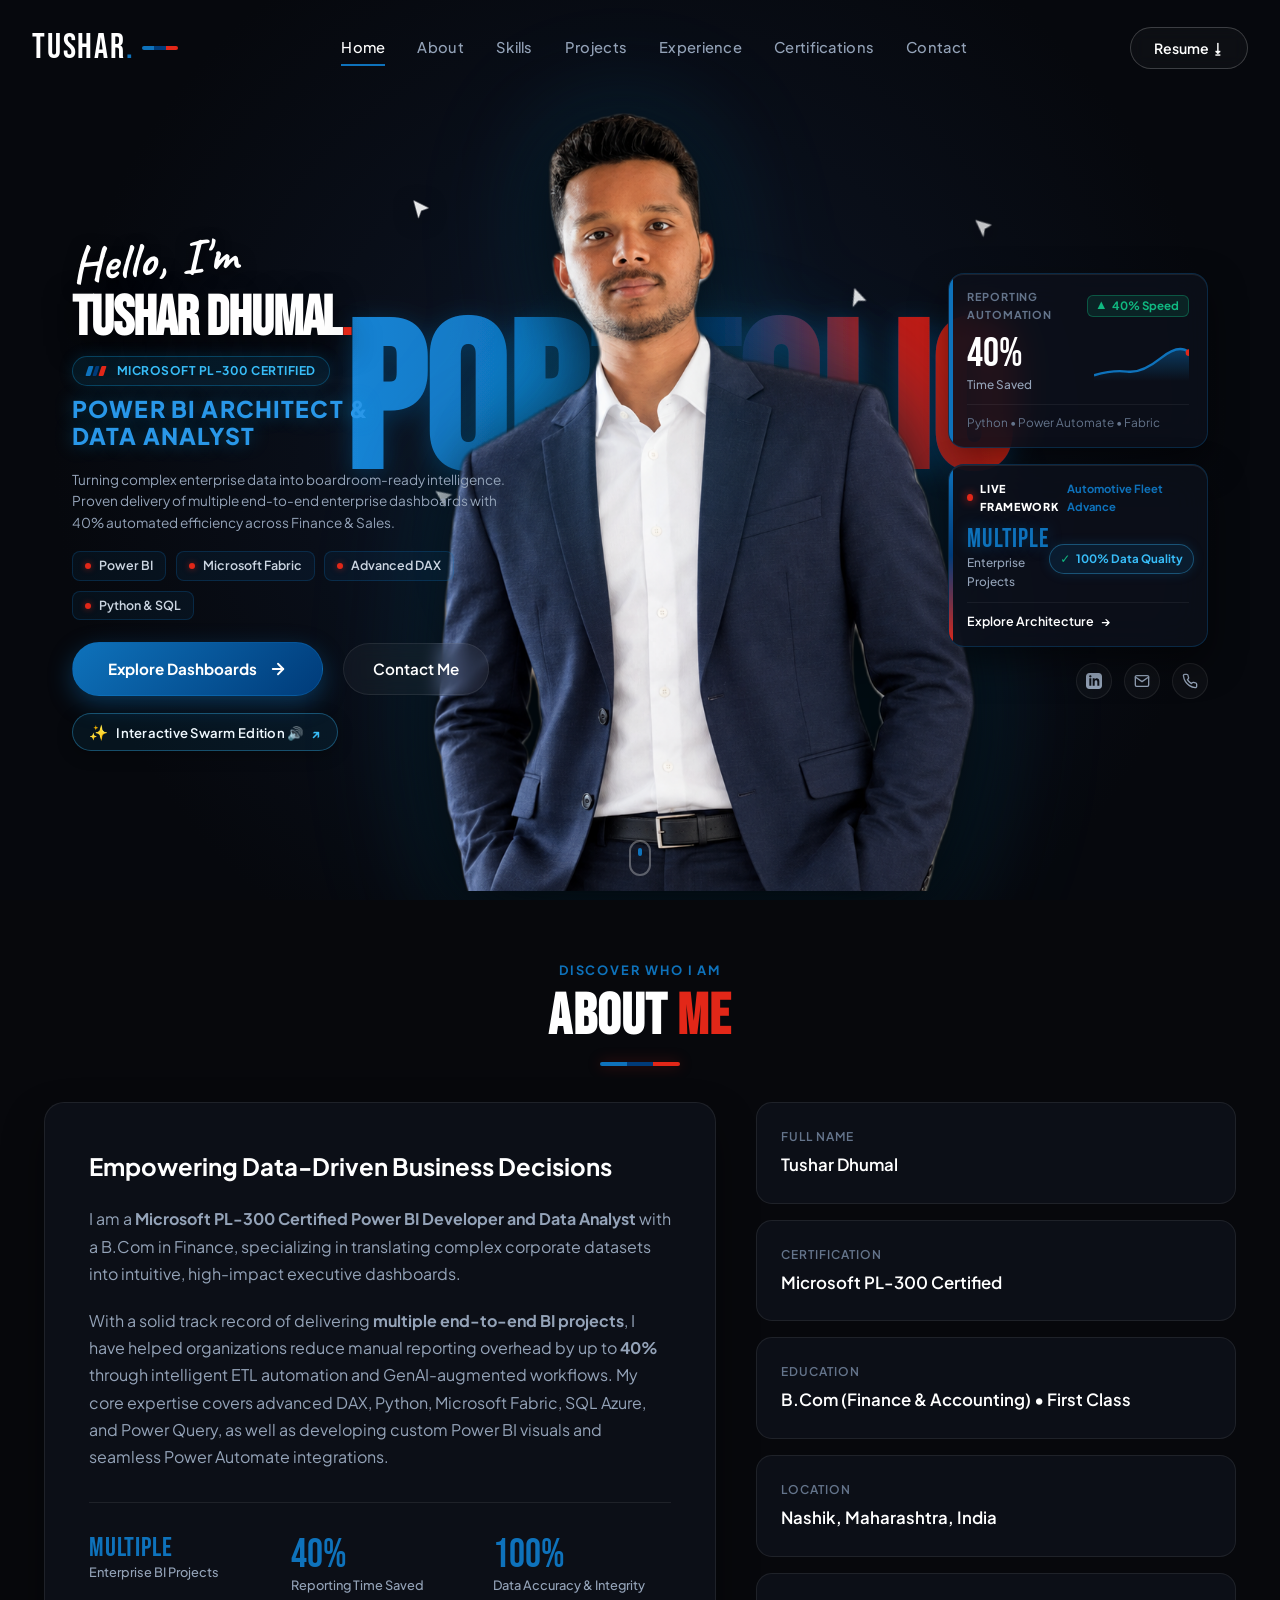
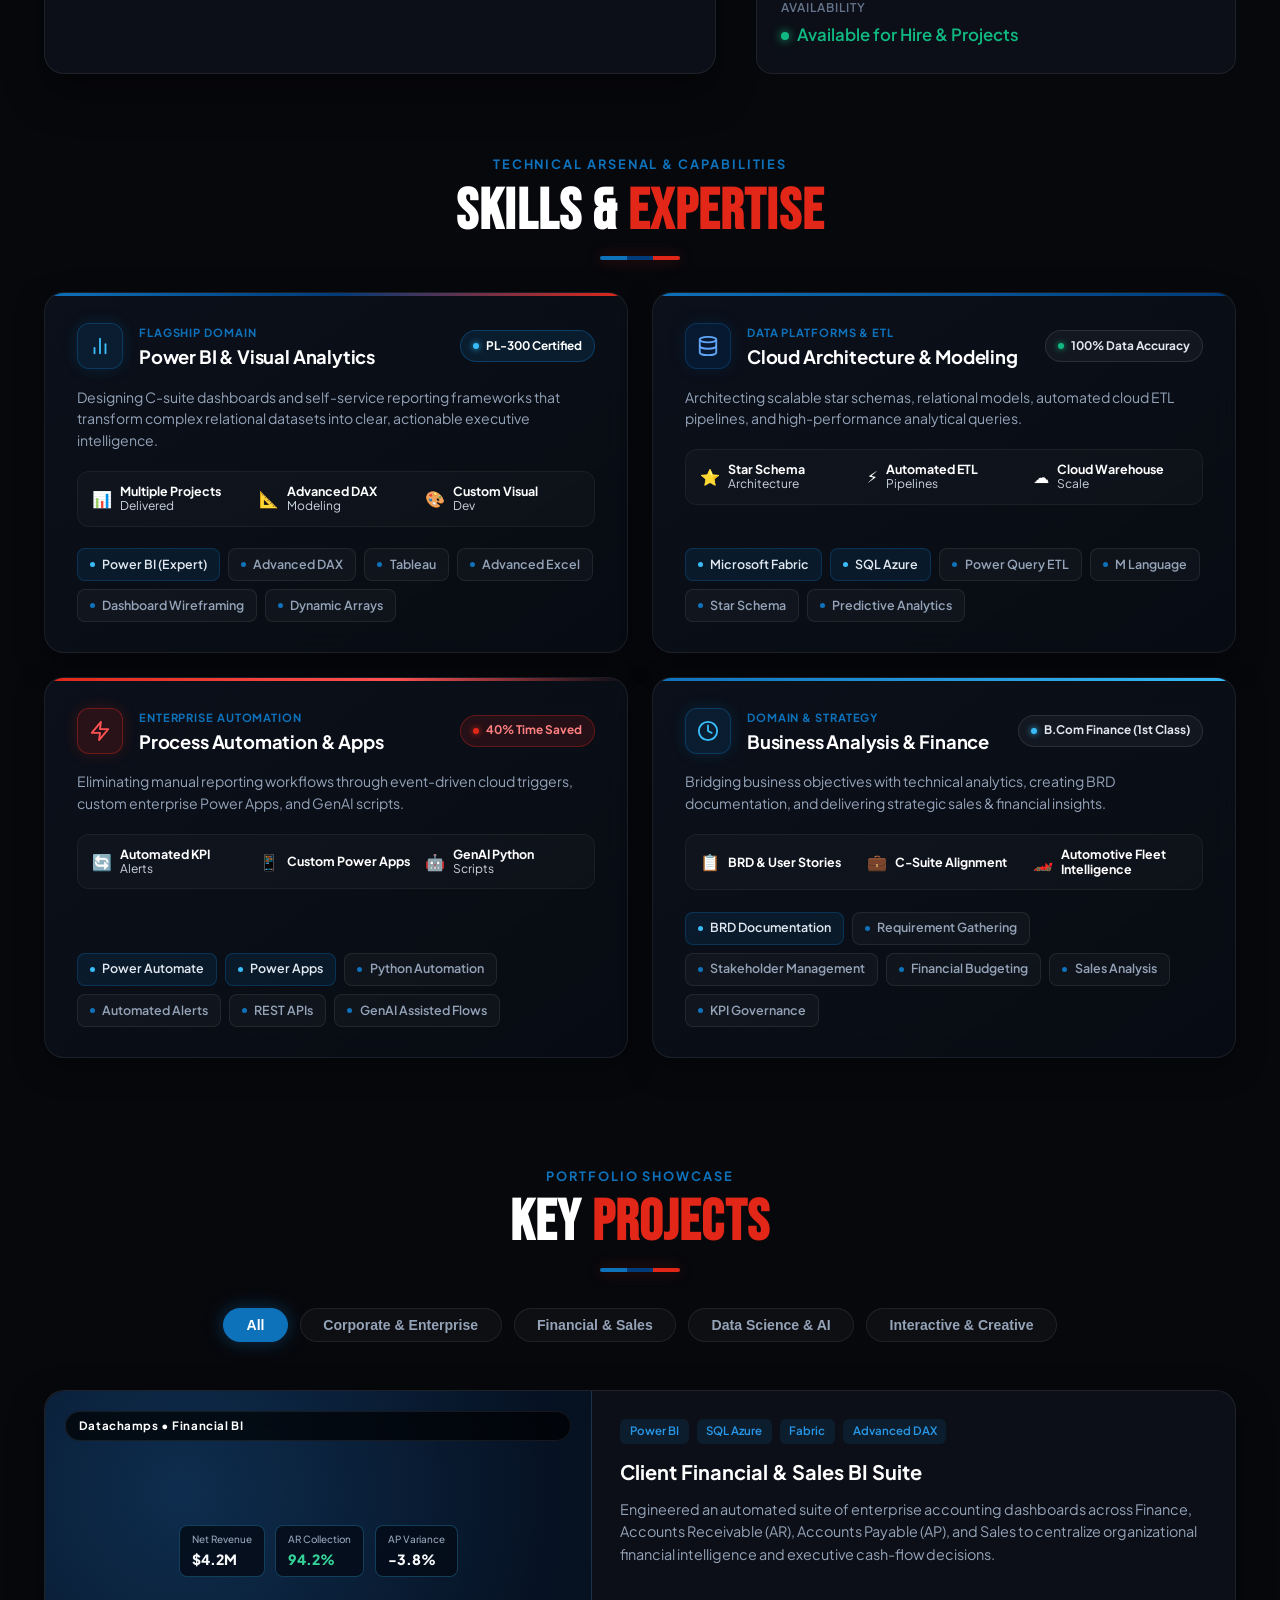
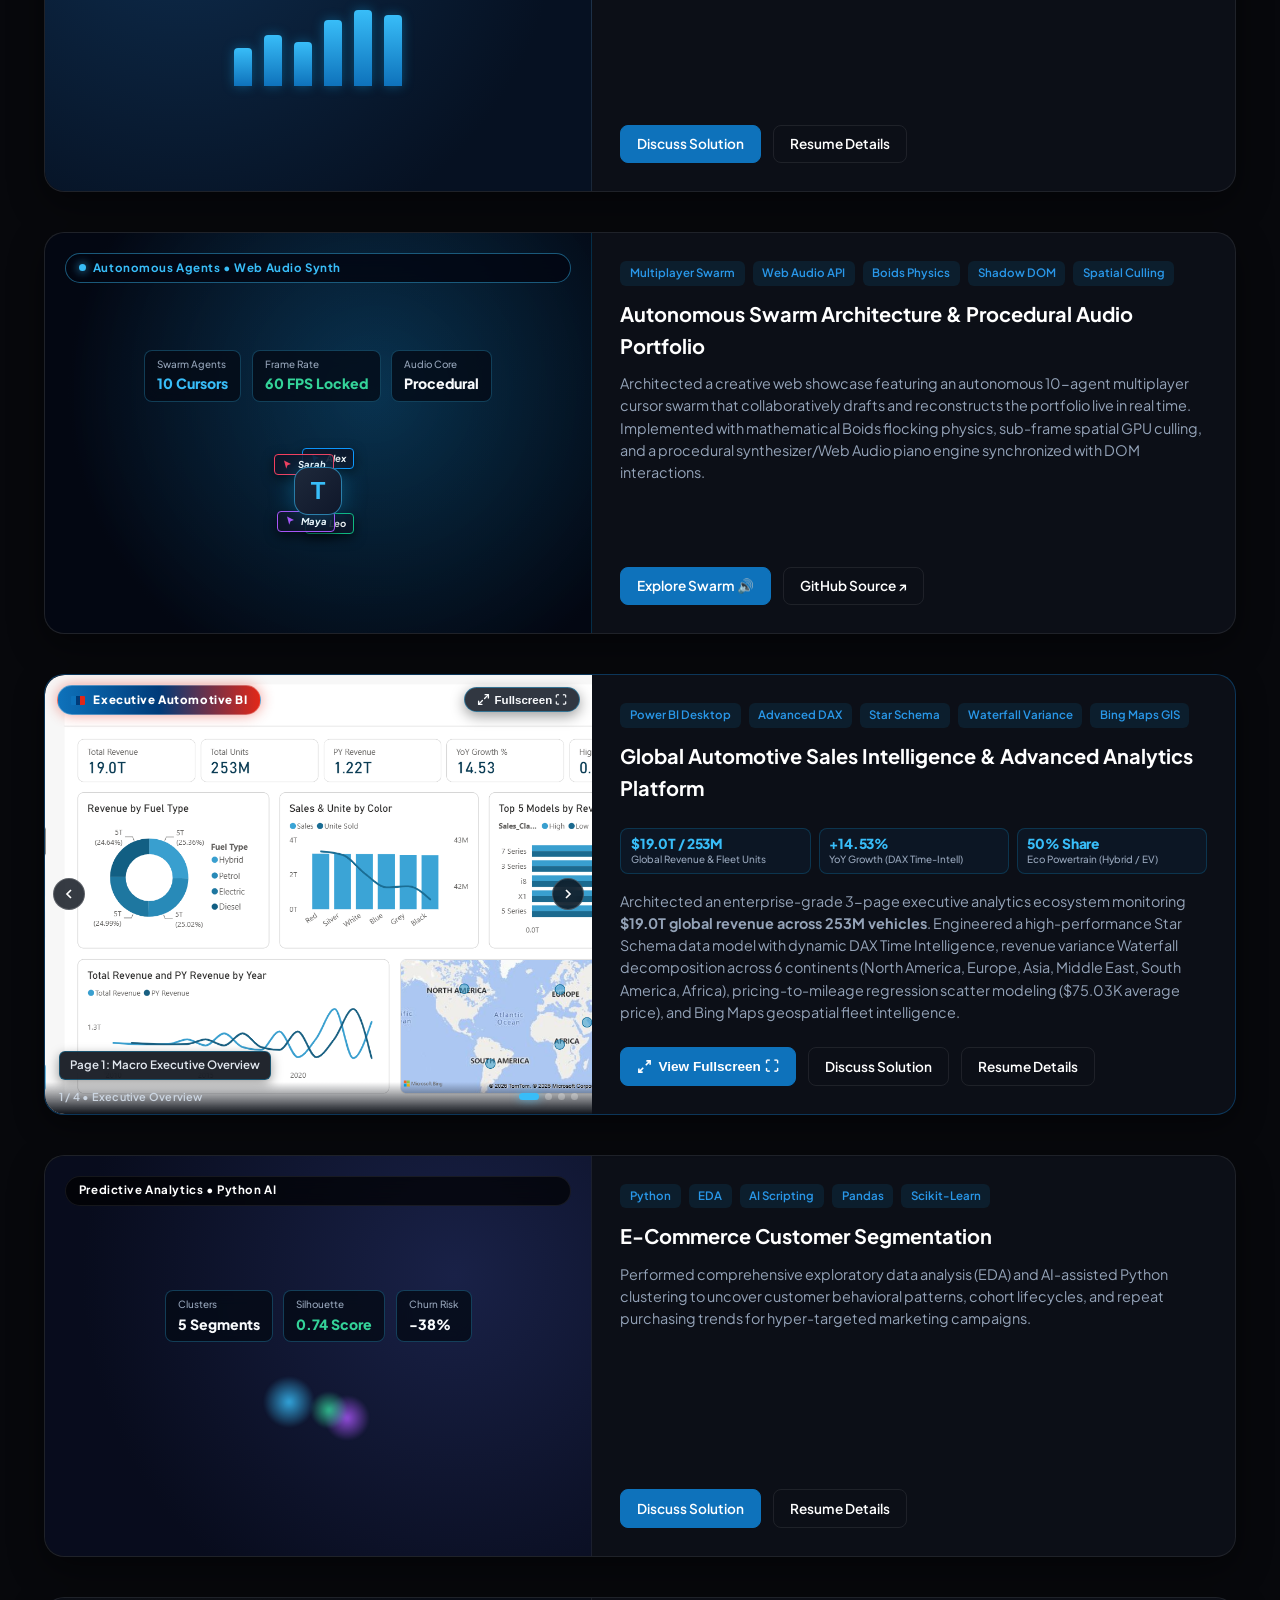
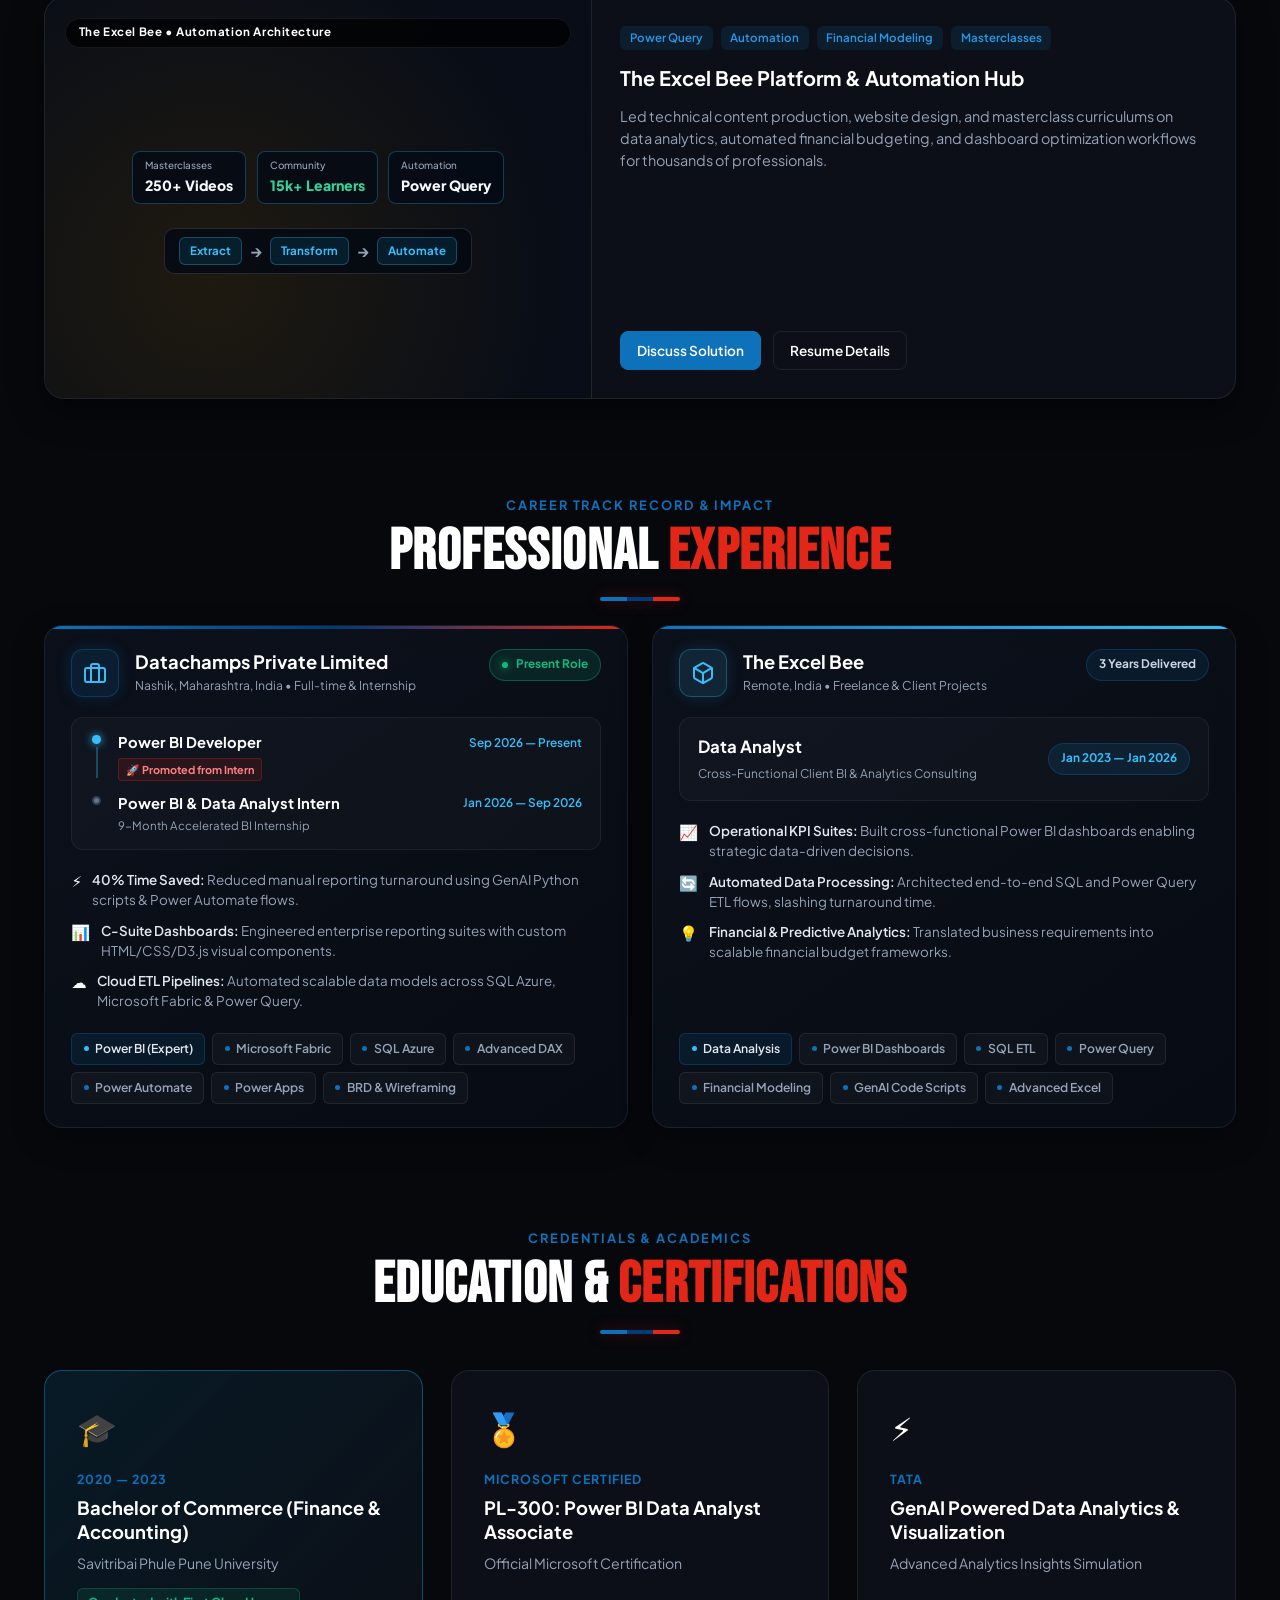
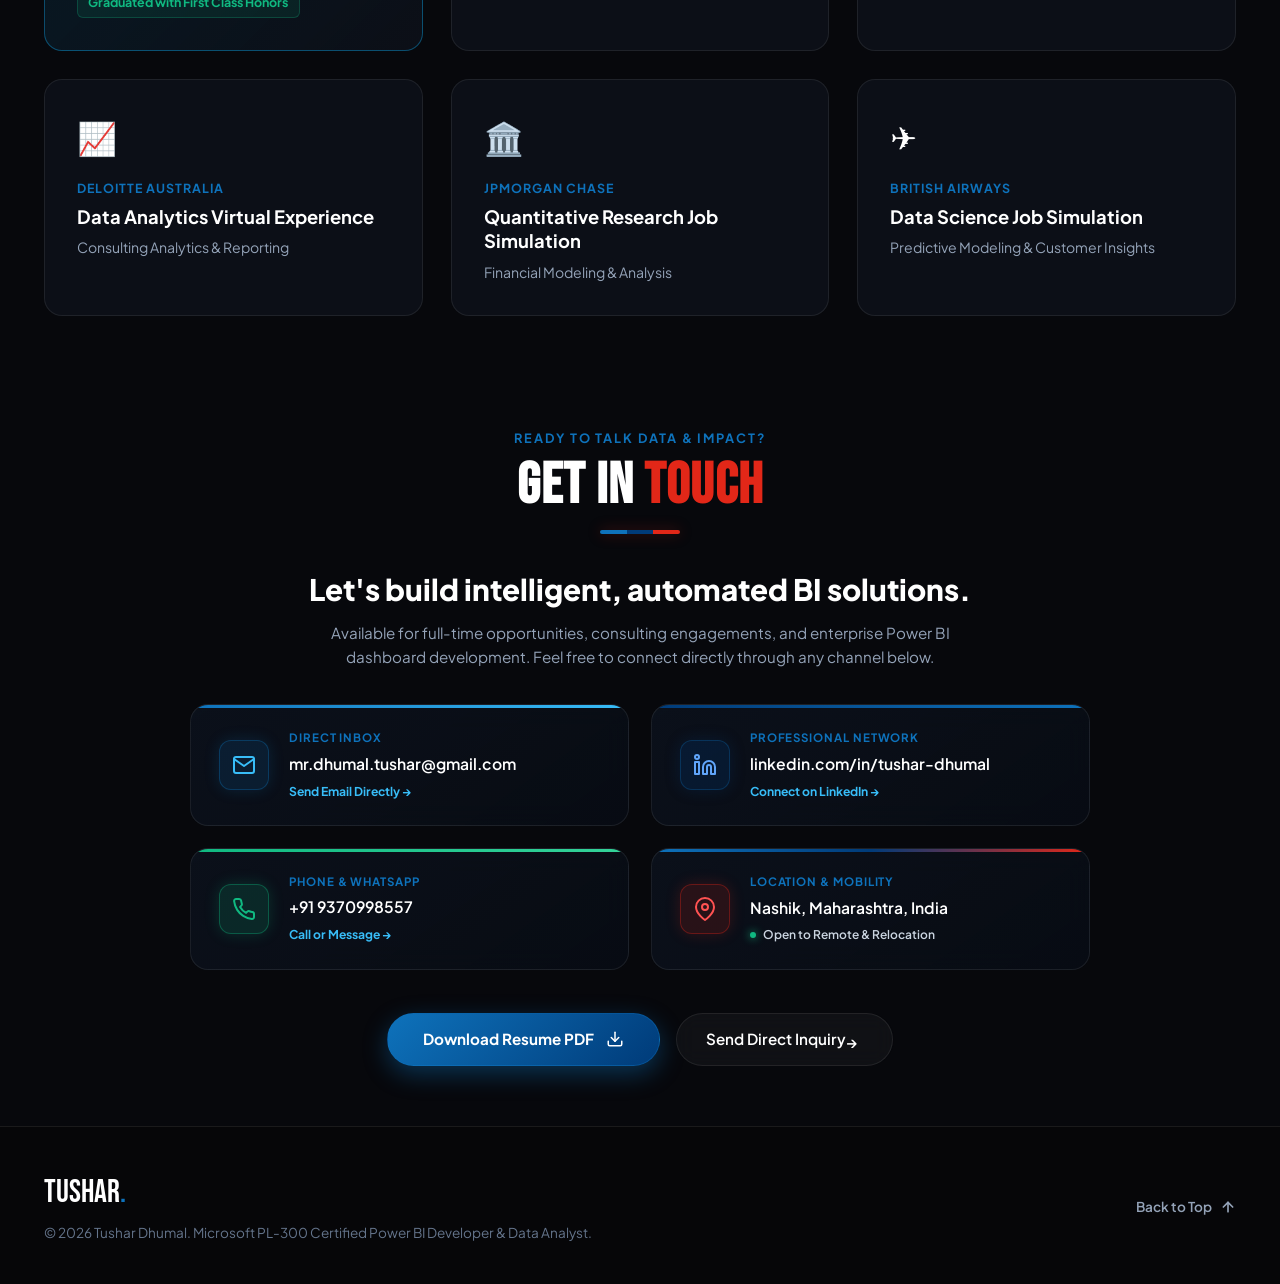
<file: index.html>
<!DOCTYPE html>
<html lang="en">
<head>
  <meta charset="UTF-8">
  <meta name="viewport" content="width=device-width, initial-scale=1.0">
  <title>Tushar Dhumal | Power BI Developer &amp; Data Analyst</title>
  
  <!-- Favicon -->
  <link rel="icon" type="image/svg+xml" href="data:image/svg+xml,<svg xmlns='http://www.w3.org/2000/svg' viewBox='0 0 100 100'><text y='.9em' font-size='90' fill='%230284c7'>T</text></svg>">
  
  <!-- Google Fonts -->
  <link rel="preconnect" href="https://fonts.googleapis.com">
  <link rel="preconnect" href="https://fonts.gstatic.com" crossorigin>
  <link href="https://fonts.googleapis.com/css2?family=Bebas+Neue&family=Caveat:wght@600;700&family=Plus+Jakarta+Sans:wght@300;400;500;600;700;800&family=Syne:wght@700;800&display=swap" rel="stylesheet">
  
    <!-- Stylesheet -->
  <link rel="stylesheet" href="style.css">
  <!-- Clean Instant-Load Mode: Zero delay, zero loader curtain -->
</head>
<body>


  <!-- Ambient Glow Background -->
  <div class="ambient-glow"></div>
  <div class="ambient-grid"></div>

  <!-- Custom Cursor Glow -->
  <div class="custom-cursor-glow" id="cursorGlow"></div>

  <!-- Navigation Bar -->
  <header class="navbar">
    <div class="nav-container">
      <a href="#hero" class="nav-logo">
        <span class="logo-text">TUSHAR<span class="dot">.</span></span><span class="m-tricolor-line"><span></span><span></span><span></span></span>
      </a>

      <nav class="nav-links">
        <a href="#hero" class="nav-link active">Home</a>
        <a href="#about" class="nav-link">About</a>
        <a href="#skills" class="nav-link">Skills</a>
        <a href="#projects" class="nav-link">Projects</a>
        <a href="#experience" class="nav-link">Experience</a>
        <a href="#certifications" class="nav-link">Certifications</a>
        <a href="#contact" class="nav-link">Contact</a>
      </nav>

      <div class="nav-actions">
        <a href="https://github.com/mrdhumaltushar/portfolio/raw/main/Tushar_Dhumal_PowerBI_Developer.pdf" target="_blank" class="btn-talk" download="Tushar_Dhumal_PowerBI_Developer.pdf">
          <span>Resume ⭳</span>
        </a>
        <button class="menu-toggle" id="menuToggle" aria-label="Toggle Navigation">
          <span></span>
          <span></span>
          <span></span>
        </button>
      </div>
    </div>
  </header>

  <!-- Mobile Drawer Menu -->
  <div class="mobile-menu" id="mobileMenu">
    <a href="#hero" class="mob-link">Home</a>
    <a href="#about" class="mob-link">About</a>
    <a href="#skills" class="mob-link">Skills</a>
    <a href="#projects" class="mob-link">Projects</a>
    <a href="#experience" class="mob-link">Experience</a>
    <a href="#certifications" class="mob-link">Certifications</a>
    <a href="#contact" class="mob-link">Contact</a>
    <a href="https://github.com/mrdhumaltushar/portfolio/raw/main/Tushar_Dhumal_PowerBI_Developer.pdf" target="_blank" class="btn-primary mob-talk" download="Tushar_Dhumal_PowerBI_Developer.pdf">Download Resume</a>
  </div>

  <main>
    <!-- ==================== HERO SECTION (REPLICATING REFERENCE DESIGN) ==================== -->
    <section class="hero-section" id="hero">
      
      <!-- GIANT BACKGROUND TYPOGRAPHY: PORTFOLIO (RESPONSIVE SVG VECTOR WITH Automotive M GRADIENT) -->
      <div class="giant-portfolio-bg" aria-hidden="true">
        <svg class="portfolio-svg" viewBox="0 0 1350 260" preserveAspectRatio="xMidYMid meet">
          <defs>
            <linearGradient id="portfolioGrad" x1="0%" y1="0%" x2="100%" y2="0%">
              <!-- Automotive M Colors: Light Blue -> Dark Blue -> Highlighter Red -->
              <stop offset="0%" stop-color="#1a85d6" />
              <stop offset="30%" stop-color="#0e72bb" />
              <stop offset="56%" stop-color="#003b79" />
              <stop offset="82%" stop-color="#b81c12" />
              <stop offset="100%" stop-color="#e22718" />
            </linearGradient>
            <filter id="portfolioGlow" x="-20%" y="-20%" width="140%" height="140%">
              <feDropShadow dx="0" dy="6" stdDeviation="15" flood-color="#0e72bb" flood-opacity="0.35" />
            </filter>
          </defs>
          <text 
            x="675" 
            y="205" 
            text-anchor="middle" 
            font-family="'Bebas Neue', Impact, sans-serif" 
            font-size="240" 
            font-weight="900" 
            letter-spacing="0.5px" 
            fill="url(#portfolioGrad)" 
            filter="url(#portfolioGlow)"
          >PORTFOLIO</text>
        </svg>
      </div>

      <!-- FLOATING DESIGN ACCENTS (Cursor Arrows / Paper Planes from Reference) -->
      <div class="floating-accents" aria-hidden="true">
        <!-- Floating Cursor 1 (Top Left above P) -->
        <div class="floating-item float-item-1">
          <svg class="cursor-icon" viewBox="0 0 24 24" fill="none" xmlns="http://www.w3.org/2000/svg">
            <path d="M4 3L18 10L11 12.5L8.5 19.5L4 3Z" fill="white" fill-opacity="0.9" stroke="rgba(255,255,255,0.4)" stroke-width="1.5" stroke-linejoin="round"/>
          </svg>
        </div>

        <!-- Floating Cursor 2 (Mid Left near O) -->
        <div class="floating-item float-item-2">
          <svg class="cursor-icon" viewBox="0 0 24 24" fill="none" xmlns="http://www.w3.org/2000/svg">
            <path d="M4 3L18 10L11 12.5L8.5 19.5L4 3Z" fill="white" fill-opacity="0.8" stroke="rgba(255,255,255,0.3)" stroke-width="1.5" stroke-linejoin="round"/>
          </svg>
        </div>

        <!-- Floating Cursor 3 (Mid Right near user's shoulder) -->
        <div class="floating-item float-item-3">
          <svg class="cursor-icon" viewBox="0 0 24 24" fill="none" xmlns="http://www.w3.org/2000/svg">
            <path d="M4 3L18 10L11 12.5L8.5 19.5L4 3Z" fill="white" fill-opacity="0.85" stroke="rgba(255,255,255,0.4)" stroke-width="1.5" stroke-linejoin="round"/>
          </svg>
        </div>

        <!-- Floating Cursor 4 (Right above FOLIO) -->
        <div class="floating-item float-item-4">
          <svg class="cursor-icon" viewBox="0 0 24 24" fill="none" xmlns="http://www.w3.org/2000/svg">
            <path d="M4 3L18 10L11 12.5L8.5 19.5L4 3Z" fill="white" fill-opacity="0.75" stroke="rgba(255,255,255,0.3)" stroke-width="1.5" stroke-linejoin="round"/>
          </svg>
        </div>
      </div>

      <!-- MAIN HERO CONTENT CONTAINER -->
      <div class="hero-container">

        <!-- LEFT COLUMN: Executive Value & Clean Typography -->
        <div class="hero-left">
          <div class="greeting-wrapper">
            <span class="greeting-script">Hello, I'm</span>
          </div>

          <h1 class="hero-name" id="heroName">
            TUSHAR DHUMAL<span class="name-dot">.</span>
          </h1>

          <div class="hero-role-wrapper">
            <div class="hero-cert-tag">
              <span class="m-tricolor-tiny"><span></span><span></span><span></span></span>
              <span>MICROSOFT PL-300 CERTIFIED</span>
            </div>
            <div class="hero-role" id="heroRole">
              POWER BI ARCHITECT &amp;<br>
              <span class="highlight-role">DATA ANALYST</span>
            </div>
          </div>

          <p class="hero-description" id="heroDesc">
            Turning complex enterprise data into boardroom-ready intelligence. Proven delivery of multiple end-to-end enterprise dashboards with 40% automated efficiency across Finance &amp; Sales.
          </p>

          <!-- Executive Tech Stack Chips -->
          <div class="hero-tech-chips">
            <span class="tech-chip"><span class="chip-dot"></span>Power BI</span>
            <span class="tech-chip"><span class="chip-dot"></span>Microsoft Fabric</span>
            <span class="tech-chip"><span class="chip-dot"></span>Advanced DAX</span>
            <span class="tech-chip"><span class="chip-dot"></span>Python &amp; SQL</span>
          </div>

          <div class="hero-cta-group">
            <a href="#projects" class="btn-primary hero-btn">
              <span>Explore Dashboards</span>
              <svg class="btn-arrow" viewBox="0 0 24 24" fill="none" stroke="currentColor" stroke-width="2.5" stroke-linecap="round" stroke-linejoin="round">
                <line x1="5" y1="12" x2="19" y2="12"></line>
                <polyline points="12 5 19 12 12 19"></polyline>
              </svg>
            </a>

            <a href="#contact" class="btn-secondary hero-btn-alt">
              <span>Contact Me</span>
            </a>
          </div>

          <!-- Featured Innovation Link -->
          <div class="hero-special-badge-wrap">
            <a href="./animated/" target="_blank" rel="noopener" class="hero-interactive-badge" title="Launch the animated swarm edition with procedural music and multiplayer cursors">
              <span class="badge-spark">✨</span>
              <span class="badge-text">Interactive Swarm Edition 🔊</span>
              <span class="badge-arrow">↗</span>
            </a>
          </div>
        </div>

        <!-- CENTER: USER CUTOUT PORTRAIT (Layered between text & foreground) -->
        <div class="hero-center-portrait" id="portraitContainer">
          <div class="portrait-glow"></div>
          <img 
            src="user_cutout_clean.png" 
            alt="Tushar Dhumal Portfolio Portrait" 
            class="user-portrait-img"
            id="userPortrait"
          />
        </div>

        <!-- RIGHT COLUMN: Executive Live BI Cockpit Widgets -->
        <div class="hero-right">
          
          <!-- Widget 1: Real-Time Reporting Automation KPI Card -->
          <div class="bi-cockpit-card" id="kpiCard1">
            <div class="bi-card-header">
              <span class="bi-card-label">REPORTING AUTOMATION</span>
              <div class="bi-card-badge">
                <span class="trend-icon">▲</span>
                <span class="trend-text">40% Speed</span>
              </div>
            </div>
            <div class="bi-card-body">
              <div class="bi-kpi-row">
                <div class="bi-kpi-main">
                  <span class="bi-kpi-val">40%</span>
                  <span class="bi-kpi-sub">Time Saved</span>
                </div>
                <!-- Mini Live Animated Sparkline Chart -->
                <div class="bi-sparkline">
                  <svg viewBox="0 0 100 36" preserveAspectRatio="none">
                    <defs>
                      <linearGradient id="sparkGrad" x1="0" y1="0" x2="0" y2="1">
                        <stop offset="0%" stop-color="#0e72bb" stop-opacity="0.45"/>
                        <stop offset="100%" stop-color="#0e72bb" stop-opacity="0"/>
                      </linearGradient>
                    </defs>
                    <path d="M0,30 Q20,24 35,26 T70,12 T100,6 L100,36 L0,36 Z" fill="url(#sparkGrad)"/>
                    <path d="M0,30 Q20,24 35,26 T70,12 T100,6" fill="none" stroke="#0e72bb" stroke-width="2.5"/>
                    <circle cx="100" cy="6" r="3.5" fill="#e22718"/>
                  </svg>
                </div>
              </div>
              <div class="bi-card-footer">
                <span>Python • Power Automate • Fabric</span>
              </div>
            </div>
          </div>

          <!-- Widget 2: Automotive Fleet Advance & Enterprise Metric Card -->
          <div class="bi-cockpit-card highlight-automotive" id="kpiCard2">
            <div class="bi-card-header">
              <div class="bi-live-indicator">
                <span class="live-dot-pulse"></span>
                <span>LIVE FRAMEWORK</span>
              </div>
              <span class="automotive-tag">Automotive Fleet Advance</span>
            </div>
            <div class="bi-card-body">
              <div class="bi-kpi-row">
                <div class="bi-kpi-main">
                  <span class="bi-kpi-val highlight-m multi-val">MULTIPLE</span>
                  <span class="bi-kpi-sub">Enterprise Projects</span>
                </div>
                <div class="bi-kpi-badge">
                  <span class="accuracy-tag"><span class="acc-check">✓</span> 100% Data Quality</span>
                </div>
              </div>
              <div class="bi-card-footer">
                <a href="#projects" class="bi-preview-btn">
                  <span>Explore Architecture</span>
                  <span class="btn-arrow-sm">→</span>
                </a>
              </div>
            </div>
          </div>

          <!-- Social Quick Links Bar -->
          <div class="hero-socials">
            <a href="https://linkedin.com/in/tushar-dhumal" target="_blank" rel="noopener" class="social-icon" aria-label="LinkedIn">
              <svg viewBox="0 0 24 24" fill="currentColor"><path d="M19 0h-14c-2.761 0-5 2.239-5 5v14c0 2.761 2.239 5 5 5h14c2.762 0 5-2.239 5-5v-14c0-2.761-2.238-5-5-5zm-11 19h-3v-11h3v11zm-1.5-12.268c-.966 0-1.75-.79-1.75-1.764s.784-1.764 1.75-1.764 1.75.79 1.75 1.764-.783 1.764-1.75 1.764zm13.5 12.268h-3v-5.604c0-3.368-4-3.113-4 0v5.604h-3v-11h3v1.765c1.396-2.586 7-2.777 7 2.476v6.759z"/></svg>
            </a>
            <a href="mailto:mr.dhumal.tushar@gmail.com" class="social-icon" aria-label="Email">
              <svg viewBox="0 0 24 24" fill="none" stroke="currentColor" stroke-width="2" stroke-linecap="round" stroke-linejoin="round"><path d="M4 4h16c1.1 0 2 .9 2 2v12c0 1.1-.9 2-2 2H4c-1.1 0-2-.9-2-2V6c0-1.1.9-2 2-2z"></path><polyline points="22,6 12,13 2,6"></polyline></svg>
            </a>
            <a href="tel:+919370998557" class="social-icon" aria-label="Phone">
              <svg viewBox="0 0 24 24" fill="none" stroke="currentColor" stroke-width="2" stroke-linecap="round" stroke-linejoin="round"><path d="M22 16.92v3a2 2 0 0 1-2.18 2 19.79 19.79 0 0 1-8.63-3.07 19.5 19.5 0 0 1-6-6 19.79 19.79 0 0 1-3.07-8.67A2 2 0 0 1 4.11 2h3a2 2 0 0 1 2 1.72 12.84 12.84 0 0 0 .7 2.81 2 2 0 0 1-.45 2.11L8.09 9.91a16 16 0 0 0 6 6l1.27-1.27a2 2 0 0 1 2.11-.45 12.84 12.84 0 0 0 2.81.7A2 2 0 0 1 22 16.92z"></path></svg>
            </a>
          </div>
        </div>

      </div>

      <!-- Scroll Indicator -->
      <div class="scroll-indicator">
        <a href="#about" aria-label="Scroll Down">
          <div class="mouse">
            <div class="wheel"></div>
          </div>
        </a>
      </div>
    </section>

    <!-- ==================== ABOUT SECTION ==================== -->
    <section class="section about-section" id="about">
      <div class="container">
        <div class="section-header">
          <span class="section-subtitle">DISCOVER WHO I AM</span>
          <h2 class="section-title">ABOUT <span class="text-accent">ME</span></h2>
          <div class="section-line"></div>
        </div>

        <div class="about-grid">
          <div class="about-card-main">
            <h3>Empowering Data-Driven Business Decisions</h3>
            <p>
              I am a <strong>Microsoft PL-300 Certified Power BI Developer and Data Analyst</strong> with a B.Com in Finance, specializing in translating complex corporate datasets into intuitive, high-impact executive dashboards.
            </p>
            <p>
              With a solid track record of delivering <strong>multiple end-to-end BI projects</strong>, I have helped organizations reduce manual reporting overhead by up to <strong>40%</strong> through intelligent ETL automation and GenAI-augmented workflows. My core expertise covers advanced DAX, Python, Microsoft Fabric, SQL Azure, and Power Query, as well as developing custom Power BI visuals and seamless Power Automate integrations.
            </p>

            <div class="about-metrics">
              <div class="metric-item">
                <span class="metric-val multi-metric">MULTIPLE</span>
                <span class="metric-title">Enterprise BI Projects</span>
              </div>
              <div class="metric-item">
                <span class="metric-val">40%</span>
                <span class="metric-title">Reporting Time Saved</span>
              </div>
              <div class="metric-item">
                <span class="metric-val">100%</span>
                <span class="metric-title">Data Accuracy &amp; Integrity</span>
              </div>
            </div>
          </div>

          <div class="about-sidebar">
            <div class="info-box">
              <span class="info-label">Full Name</span>
              <span class="info-value">Tushar Dhumal</span>
            </div>
            <div class="info-box">
              <span class="info-label">Certification</span>
              <span class="info-value text-accent">Microsoft PL-300 Certified</span>
            </div>
            <div class="info-box">
              <span class="info-label">Education</span>
              <span class="info-value">B.Com (Finance &amp; Accounting) • First Class</span>
            </div>
            <div class="info-box">
              <span class="info-label">Location</span>
              <span class="info-value">Nashik, Maharashtra, India</span>
            </div>
            <div class="info-box">
              <span class="info-label">Availability</span>
              <span class="info-value highlight-status"><span class="status-dot"></span> Available for Hire &amp; Projects</span>
            </div>
          </div>
        </div>
      </div>
    </section>

    <!-- ==================== SKILLS SECTION (2X2 EXECUTIVE BENTO GRID) ==================== -->
    <section class="section skills-section" id="skills">
      <div class="container">
        <div class="section-header">
          <span class="section-subtitle">TECHNICAL ARSENAL &amp; CAPABILITIES</span>
          <h2 class="section-title">SKILLS &amp; <span class="text-accent">EXPERTISE</span></h2>
          <div class="section-line"></div>
        </div>

        <div class="bento-skills-grid">
          <!-- Bento Card 1: Power BI & Visual Analytics -->
          <div class="bento-card bento-card-pbi">
            <div class="bento-card-accent-line"></div>
            <div class="bento-header">
              <div class="bento-icon-box m-blue-glow">
                <svg viewBox="0 0 24 24" fill="none" stroke="currentColor" stroke-width="2" stroke-linecap="round" stroke-linejoin="round">
                  <path d="M18 20V10"></path>
                  <path d="M12 20V4"></path>
                  <path d="M6 20v-6"></path>
                </svg>
              </div>
              <div class="bento-title-group">
                <span class="bento-category-tag">FLAGSHIP DOMAIN</span>
                <h3>Power BI &amp; Visual Analytics</h3>
              </div>
              <span class="bento-badge-metric cert-badge">
                <span class="badge-dot blue"></span> PL-300 Certified
              </span>
            </div>
            
            <p class="bento-desc">
              Designing C-suite dashboards and self-service reporting frameworks that transform complex relational datasets into clear, actionable executive intelligence.
            </p>

            <div class="bento-highlights-row">
              <div class="bento-hl-item">
                <span class="hl-bullet">📊</span>
                <span class="hl-text"><strong>Multiple Projects</strong> Delivered</span>
              </div>
              <div class="bento-hl-item">
                <span class="hl-bullet">📐</span>
                <span class="hl-text"><strong>Advanced DAX</strong> Modeling</span>
              </div>
              <div class="bento-hl-item">
                <span class="hl-bullet">🎨</span>
                <span class="hl-text"><strong>Custom Visual</strong> Dev</span>
              </div>
            </div>

            <div class="bento-chips-group">
              <span class="bento-chip primary"><span class="chip-m-dot"></span>Power BI (Expert)</span>
              <span class="bento-chip"><span class="chip-m-dot"></span>Advanced DAX</span>
              <span class="bento-chip"><span class="chip-m-dot"></span>Tableau</span>
              <span class="bento-chip"><span class="chip-m-dot"></span>Advanced Excel</span>
              <span class="bento-chip"><span class="chip-m-dot"></span>Dashboard Wireframing</span>
              <span class="bento-chip"><span class="chip-m-dot"></span>Dynamic Arrays</span>
            </div>
          </div>

          <!-- Bento Card 2: Cloud Data Platforms & ETL -->
          <div class="bento-card bento-card-data">
            <div class="bento-card-accent-line"></div>
            <div class="bento-header">
              <div class="bento-icon-box m-dark-glow">
                <svg viewBox="0 0 24 24" fill="none" stroke="currentColor" stroke-width="2" stroke-linecap="round" stroke-linejoin="round">
                  <ellipse cx="12" cy="5" rx="9" ry="3"></ellipse>
                  <path d="M21 12c0 1.66-4 3-9 3s-9-1.34-9-3"></path>
                  <path d="M3 5v14c0 1.66 4 3 9 3s9-1.34 9-3V5"></path>
                </svg>
              </div>
              <div class="bento-title-group">
                <span class="bento-category-tag">DATA PLATFORMS &amp; ETL</span>
                <h3>Cloud Architecture &amp; Modeling</h3>
              </div>
              <span class="bento-badge-metric">
                <span class="badge-dot green"></span> 100% Data Accuracy
              </span>
            </div>
            
            <p class="bento-desc">
              Architecting scalable star schemas, relational models, automated cloud ETL pipelines, and high-performance analytical queries.
            </p>

            <div class="bento-highlights-row">
              <div class="bento-hl-item">
                <span class="hl-bullet">⭐</span>
                <span class="hl-text"><strong>Star Schema</strong> Architecture</span>
              </div>
              <div class="bento-hl-item">
                <span class="hl-bullet">⚡</span>
                <span class="hl-text"><strong>Automated ETL</strong> Pipelines</span>
              </div>
              <div class="bento-hl-item">
                <span class="hl-bullet">☁️</span>
                <span class="hl-text"><strong>Cloud Warehouse</strong> Scale</span>
              </div>
            </div>

            <div class="bento-chips-group">
              <span class="bento-chip primary"><span class="chip-m-dot"></span>Microsoft Fabric</span>
              <span class="bento-chip primary"><span class="chip-m-dot"></span>SQL Azure</span>
              <span class="bento-chip"><span class="chip-m-dot"></span>Power Query ETL</span>
              <span class="bento-chip"><span class="chip-m-dot"></span>M Language</span>
              <span class="bento-chip"><span class="chip-m-dot"></span>Star Schema</span>
              <span class="bento-chip"><span class="chip-m-dot"></span>Predictive Analytics</span>
            </div>
          </div>

          <!-- Bento Card 3: Process Automation & Apps -->
          <div class="bento-card bento-card-automation">
            <div class="bento-card-accent-line"></div>
            <div class="bento-header">
              <div class="bento-icon-box m-red-glow">
                <svg viewBox="0 0 24 24" fill="none" stroke="currentColor" stroke-width="2" stroke-linecap="round" stroke-linejoin="round">
                  <polygon points="13 2 3 14 12 14 11 22 21 10 12 10 13 2"></polygon>
                </svg>
              </div>
              <div class="bento-title-group">
                <span class="bento-category-tag">ENTERPRISE AUTOMATION</span>
                <h3>Process Automation &amp; Apps</h3>
              </div>
              <span class="bento-badge-metric red-highlight">
                <span class="badge-dot red"></span> 40% Time Saved
              </span>
            </div>
            
            <p class="bento-desc">
              Eliminating manual reporting workflows through event-driven cloud triggers, custom enterprise Power Apps, and GenAI scripts.
            </p>

            <div class="bento-highlights-row">
              <div class="bento-hl-item">
                <span class="hl-bullet">🔄</span>
                <span class="hl-text"><strong>Automated KPI</strong> Alerts</span>
              </div>
              <div class="bento-hl-item">
                <span class="hl-bullet">📱</span>
                <span class="hl-text"><strong>Custom Power Apps</strong></span>
              </div>
              <div class="bento-hl-item">
                <span class="hl-bullet">🤖</span>
                <span class="hl-text"><strong>GenAI Python</strong> Scripts</span>
              </div>
            </div>

            <div class="bento-chips-group">
              <span class="bento-chip primary"><span class="chip-m-dot"></span>Power Automate</span>
              <span class="bento-chip primary"><span class="chip-m-dot"></span>Power Apps</span>
              <span class="bento-chip"><span class="chip-m-dot"></span>Python Automation</span>
              <span class="bento-chip"><span class="chip-m-dot"></span>Automated Alerts</span>
              <span class="bento-chip"><span class="chip-m-dot"></span>REST APIs</span>
              <span class="bento-chip"><span class="chip-m-dot"></span>GenAI Assisted Flows</span>
            </div>
          </div>

          <!-- Bento Card 4: Business Analysis & Financial Strategy -->
          <div class="bento-card bento-card-finance">
            <div class="bento-card-accent-line"></div>
            <div class="bento-header">
              <div class="bento-icon-box m-blue-glow">
                <svg viewBox="0 0 24 24" fill="none" stroke="currentColor" stroke-width="2" stroke-linecap="round" stroke-linejoin="round">
                  <circle cx="12" cy="12" r="10"></circle>
                  <path d="M12 6v6l4 2"></path>
                </svg>
              </div>
              <div class="bento-title-group">
                <span class="bento-category-tag">DOMAIN &amp; STRATEGY</span>
                <h3>Business Analysis &amp; Finance</h3>
              </div>
              <span class="bento-badge-metric">
                <span class="badge-dot blue"></span> B.Com Finance (1st Class)
              </span>
            </div>
            
            <p class="bento-desc">
              Bridging business objectives with technical analytics, creating BRD documentation, and delivering strategic sales &amp; financial insights.
            </p>

            <div class="bento-highlights-row">
              <div class="bento-hl-item">
                <span class="hl-bullet">📋</span>
                <span class="hl-text"><strong>BRD &amp; User Stories</strong></span>
              </div>
              <div class="bento-hl-item">
                <span class="hl-bullet">💼</span>
                <span class="hl-text"><strong>C-Suite Alignment</strong></span>
              </div>
              <div class="bento-hl-item">
                <span class="hl-bullet">🏎️</span>
                <span class="hl-text"><strong>Automotive Fleet Intelligence</strong></span>
              </div>
            </div>

            <div class="bento-chips-group">
              <span class="bento-chip primary"><span class="chip-m-dot"></span>BRD Documentation</span>
              <span class="bento-chip"><span class="chip-m-dot"></span>Requirement Gathering</span>
              <span class="bento-chip"><span class="chip-m-dot"></span>Stakeholder Management</span>
              <span class="bento-chip"><span class="chip-m-dot"></span>Financial Budgeting</span>
              <span class="bento-chip"><span class="chip-m-dot"></span>Sales Analysis</span>
              <span class="bento-chip"><span class="chip-m-dot"></span>KPI Governance</span>
            </div>
          </div>
        </div>
      </div>
    </section>

    <!-- ==================== FEATURED PROJECTS SECTION ==================== -->
    <section class="section projects-section" id="projects">
      <div class="container">
        <div class="section-header">
          <span class="section-subtitle">PORTFOLIO SHOWCASE</span>
          <h2 class="section-title">KEY <span class="text-accent">PROJECTS</span></h2>
          <div class="section-line"></div>
        </div>

        <!-- Filter Buttons -->
        <div class="project-filters">
          <button class="filter-btn active" data-filter="all">All</button>
          <button class="filter-btn" data-filter="corporate">Corporate &amp; Enterprise</button>
          <button class="filter-btn" data-filter="finance">Financial &amp; Sales</button>
          <button class="filter-btn" data-filter="analytics">Data Science &amp; AI</button>
          <button class="filter-btn" data-filter="creative">Interactive &amp; Creative</button>
        </div>

        <div class="projects-grid">
          <!-- Project 1: Financial & Sales BI Suite -->
          <div class="project-card" data-category="finance">
            <div class="project-banner banner-finance">
              <div class="project-badge">Datachamps &bull; Financial BI</div>
              <div class="banner-preview-content">
                <div class="banner-kpi-bar">
                  <div class="bk-item"><span class="b-lbl">Net Revenue</span><span class="b-val">$4.2M</span></div>
                  <div class="bk-item"><span class="b-lbl">AR Collection</span><span class="b-val success">94.2%</span></div>
                  <div class="bk-item"><span class="b-lbl">AP Variance</span><span class="b-val">-3.8%</span></div>
                </div>
                <div class="banner-chart-bars">
                  <span style="height: 45%;"></span>
                  <span style="height: 60%;"></span>
                  <span style="height: 52%;"></span>
                  <span style="height: 78%;"></span>
                  <span style="height: 90%;"></span>
                  <span style="height: 84%;"></span>
                </div>
              </div>
              <div class="project-overlay">
                <span class="view-link">Explore Architecture &rarr;</span>
              </div>
            </div>
            <div class="project-body">
              <div class="project-tags">
                <span>Power BI</span>
                <span>SQL Azure</span>
                <span>Fabric</span>
                <span>Advanced DAX</span>
              </div>
              <h3 class="project-title">Client Financial &amp; Sales BI Suite</h3>
              <p class="project-summary">Engineered an automated suite of enterprise accounting dashboards across Finance, Accounts Receivable (AR), Accounts Payable (AP), and Sales to centralize organizational financial intelligence and executive cash-flow decisions.</p>
              <div class="project-links">
                <a href="#contact" class="proj-action primary">Discuss Solution</a>
                <a href="https://github.com/mrdhumaltushar/portfolio/raw/main/Tushar_Dhumal_PowerBI_Developer.pdf" target="_blank" class="proj-action" download="Tushar_Dhumal_PowerBI_Developer.pdf">Resume Details</a>
              </div>
            </div>
          </div>

          <!-- Project: Autonomous Swarm Agent Architecture & Procedural Audio -->
          <div class="project-card" data-category="creative analytics">
            <div class="project-banner banner-swarm">
              <div class="project-badge swarm-badge">
                <span class="pulse-indicator"></span> Autonomous Agents &bull; Web Audio Synth
              </div>
              <div class="banner-preview-content swarm-preview-content">
                <div class="banner-kpi-bar">
                  <div class="bk-item"><span class="b-lbl">Swarm Agents</span><span class="b-val highlight-cyan">10 Cursors</span></div>
                  <div class="bk-item"><span class="b-lbl">Frame Rate</span><span class="b-val success">60 FPS Locked</span></div>
                  <div class="bk-item"><span class="b-lbl">Audio Core</span><span class="b-val">Procedural</span></div>
                </div>
                <div class="banner-swarm-visual">
                  <div class="swarm-visual-center">
                    <span class="swarm-monogram">T</span>
                  </div>
                  <div class="swarm-orbit-cursors">
                    <span class="mini-agent agent-1" style="--c: #0d99ff">
                      <svg viewBox="0 0 24 24" width="12" height="12" fill="#0d99ff"><path d="M4 3L18 10L11 12.5L8.5 19.5L4 3Z"/></svg>
                      <i>Alex</i>
                    </span>
                    <span class="mini-agent agent-2" style="--c: #f43f5e">
                      <svg viewBox="0 0 24 24" width="12" height="12" fill="#f43f5e"><path d="M4 3L18 10L11 12.5L8.5 19.5L4 3Z"/></svg>
                      <i>Sarah</i>
                    </span>
                    <span class="mini-agent agent-3" style="--c: #10b981">
                      <svg viewBox="0 0 24 24" width="12" height="12" fill="#10b981"><path d="M4 3L18 10L11 12.5L8.5 19.5L4 3Z"/></svg>
                      <i>Leo</i>
                    </span>
                    <span class="mini-agent agent-4" style="--c: #a855f7">
                      <svg viewBox="0 0 24 24" width="12" height="12" fill="#a855f7"><path d="M4 3L18 10L11 12.5L8.5 19.5L4 3Z"/></svg>
                      <i>Maya</i>
                    </span>
                  </div>
                </div>
              </div>
              <div class="project-overlay">
                <a href="./animated/" target="_blank" rel="noopener" class="view-link">Launch Interactive Swarm 🔊 &rarr;</a>
              </div>
            </div>
            <div class="project-body">
              <div class="project-tags">
                <span>Multiplayer Swarm</span>
                <span>Web Audio API</span>
                <span>Boids Physics</span>
                <span>Shadow DOM</span>
                <span>Spatial Culling</span>
              </div>
              <h3 class="project-title">Autonomous Swarm Architecture &amp; Procedural Audio Portfolio</h3>
              <p class="project-summary">Architected a creative web showcase featuring an autonomous 10-agent multiplayer cursor swarm that collaboratively drafts and reconstructs the portfolio live in real time. Implemented with mathematical Boids flocking physics, sub-frame spatial GPU culling, and a procedural synthesizer/Web Audio piano engine synchronized with DOM interactions.</p>
              <div class="project-links">
                <a href="./animated/" target="_blank" rel="noopener" class="proj-action primary">
                  <span>Explore Swarm 🔊</span>
                </a>
                <a href="https://github.com/mrdhumaltushar/portfolio-animated" target="_blank" rel="noopener" class="proj-action">
                  <span>GitHub Source ↗</span>
                </a>
              </div>
            </div>
          </div>

          <!-- Project 2: Global Automotive Sales Intelligence & Advanced Analytics -->
          <div class="project-card automotive-featured-project" data-category="corporate">
            <!-- Interactive Image Carousel Banner -->
            <div class="project-carousel-banner" id="automotiveCardCarousel">
              <div class="carousel-track-wrapper">
                <div class="carousel-slides" id="automotiveCardSlides">
                  <div class="carousel-slide active" data-index="0" title="Click to view full screen">
                    <img src="fleet-dashboard/fleet-overview.png" alt="Global Fleet Executive Overview Dashboard" loading="lazy">
                    <div class="slide-meta-pill">Page 1: Macro Executive Overview</div>
                  </div>
                  <div class="carousel-slide" data-index="1" title="Click to view full screen">
                    <img src="fleet-dashboard/fleet-strategy.png" alt="Vehicle Strategy & Fleet Segmentation Dashboard" loading="lazy">
                    <div class="slide-meta-pill">Page 2: Product &amp; Vehicle Strategy</div>
                  </div>
                  <div class="carousel-slide" data-index="2" title="Click to view full screen">
                    <img src="fleet-dashboard/fleet-regional.png" alt="Global Regional & Dealer Intelligence Dashboard" loading="lazy">
                    <div class="slide-meta-pill">Page 3: Regional &amp; Customer Segmentation</div>
                  </div>
                  <div class="carousel-slide" data-index="3" title="Click to view full screen">
                    <img src="fleet-dashboard/fleet-desktop.png" alt="Automotive Star Schema DAX Engine" loading="lazy">
                    <div class="slide-meta-pill">Architecture: Power BI Desktop DAX Engine</div>
                  </div>
                </div>
              </div>

              <!-- Top Floating Controls -->
              <div class="carousel-top-bar">
                <div class="project-badge automotive-m-badge">
                  <span class="automotive-badge-m-stripes"></span>
                  Executive Automotive BI
                </div>
                <button type="button" class="expand-lightbox-trigger" id="expandFleetLightboxBtn" title="Open Fullscreen View">
                  <svg viewBox="0 0 24 24" width="13" height="13" fill="none" stroke="currentColor" stroke-width="2.5" stroke-linecap="round" stroke-linejoin="round">
                    <polyline points="15 3 21 3 21 9"></polyline>
                    <polyline points="9 21 3 21 3 15"></polyline>
                    <line x1="21" y1="3" x2="14" y2="10"></line>
                    <line x1="3" y1="21" x2="10" y2="14"></line>
                  </svg>
                  <span>Fullscreen ⛶</span>
                </button>
              </div>

              <!-- Carousel Arrow Navigation -->
              <button type="button" class="carousel-arrow prev" id="automotiveSlidePrev" aria-label="Previous Slide">
                <svg viewBox="0 0 24 24" width="16" height="16" fill="none" stroke="currentColor" stroke-width="2.5"><polyline points="15 18 9 12 15 6"></polyline></svg>
              </button>
              <button type="button" class="carousel-arrow next" id="automotiveSlideNext" aria-label="Next Slide">
                <svg viewBox="0 0 24 24" width="16" height="16" fill="none" stroke="currentColor" stroke-width="2.5"><polyline points="9 18 15 12 9 6"></polyline></svg>
              </button>

              <!-- Carousel Bottom Status Bar & Indicators -->
              <div class="carousel-bottom-bar">
                <span class="carousel-indicator-text" id="automotiveIndicatorText">1 / 4 • Executive Overview</span>
                <div class="carousel-dots" id="automotiveCardDots">
                  <button type="button" class="carousel-dot active" data-index="0" aria-label="Slide 1"></button>
                  <button type="button" class="carousel-dot" data-index="1" aria-label="Slide 2"></button>
                  <button type="button" class="carousel-dot" data-index="2" aria-label="Slide 3"></button>
                  <button type="button" class="carousel-dot" data-index="3" aria-label="Slide 4"></button>
                </div>
              </div>
            </div>

            <!-- Project Body -->
            <div class="project-body">
              <div class="project-tags">
                <span>Power BI Desktop</span>
                <span>Advanced DAX</span>
                <span>Star Schema</span>
                <span>Waterfall Variance</span>
                <span>Bing Maps GIS</span>
              </div>
              <h3 class="project-title">Global Automotive Sales Intelligence &amp; Advanced Analytics Platform</h3>

              <!-- Quick Key Metrics Bar -->
              <div class="automotive-project-metrics-grid">
                <div class="bpm-item">
                  <span class="bpm-num">$19.0T / 253M</span>
                  <span class="bpm-label">Global Revenue &amp; Fleet Units</span>
                </div>
                <div class="bpm-item">
                  <span class="bpm-num">+14.53%</span>
                  <span class="bpm-label">YoY Growth (DAX Time-Intell)</span>
                </div>
                <div class="bpm-item">
                  <span class="bpm-num">50% Share</span>
                  <span class="bpm-label">Eco Powertrain (Hybrid / EV)</span>
                </div>
              </div>

              <p class="project-summary">Architected an enterprise-grade 3-page executive analytics ecosystem monitoring <strong>$19.0T global revenue across 253M vehicles</strong>. Engineered a high-performance Star Schema data model with dynamic DAX Time Intelligence, revenue variance Waterfall decomposition across 6 continents (North America, Europe, Asia, Middle East, South America, Africa), pricing-to-mileage regression scatter modeling ($75.03K average price), and Bing Maps geospatial fleet intelligence.</p>

              <div class="project-links">
                <button type="button" class="proj-action primary open-automotive-lightbox-cta" id="openFleetModalFromBtn">
                  <svg viewBox="0 0 24 24" width="15" height="15" fill="none" stroke="currentColor" stroke-width="2.5"><polyline points="15 3 21 3 21 9"></polyline><polyline points="9 21 3 21 3 15"></polyline><line x1="21" y1="3" x2="14" y2="10"></line><line x1="3" y1="21" x2="10" y2="14"></line></svg>
                  <span>View Fullscreen ⛶</span>
                </button>
                <a href="#contact" class="proj-action">Discuss Solution</a>
                <a href="https://github.com/mrdhumaltushar/portfolio/raw/main/Tushar_Dhumal_PowerBI_Developer.pdf" target="_blank" class="proj-action" download="Tushar_Dhumal_PowerBI_Developer.pdf">Resume Details</a>
              </div>
            </div>
          </div>

          <!-- Project 3: E-Commerce Customer Segmentation -->
          <div class="project-card" data-category="analytics">
            <div class="project-banner banner-analytics">
              <div class="project-badge">Predictive Analytics &bull; Python AI</div>
              <div class="banner-preview-content">
                <div class="banner-kpi-bar">
                  <div class="bk-item"><span class="b-lbl">Clusters</span><span class="b-val">5 Segments</span></div>
                  <div class="bk-item"><span class="b-lbl">Silhouette</span><span class="b-val success">0.74 Score</span></div>
                  <div class="bk-item"><span class="b-lbl">Churn Risk</span><span class="b-val">-38%</span></div>
                </div>
                <div class="banner-chart-dots">
                  <div class="cluster-blob c1"></div>
                  <div class="cluster-blob c2"></div>
                  <div class="cluster-blob c3"></div>
                </div>
              </div>
              <div class="project-overlay">
                <span class="view-link">Explore Clustering &rarr;</span>
              </div>
            </div>
            <div class="project-body">
              <div class="project-tags">
                <span>Python</span>
                <span>EDA</span>
                <span>AI Scripting</span>
                <span>Pandas</span>
                <span>Scikit-Learn</span>
              </div>
              <h3 class="project-title">E-Commerce Customer Segmentation</h3>
              <p class="project-summary">Performed comprehensive exploratory data analysis (EDA) and AI-assisted Python clustering to uncover customer behavioral patterns, cohort lifecycles, and repeat purchasing trends for hyper-targeted marketing campaigns.</p>
              <div class="project-links">
                <a href="#contact" class="proj-action primary">Discuss Solution</a>
                <a href="https://github.com/mrdhumaltushar/portfolio/raw/main/Tushar_Dhumal_PowerBI_Developer.pdf" target="_blank" class="proj-action" download="Tushar_Dhumal_PowerBI_Developer.pdf">Resume Details</a>
              </div>
            </div>
          </div>

          <!-- Project 4: The Excel Bee Platform & Automation Hub -->
          <div class="project-card" data-category="corporate">
            <div class="project-banner banner-excelbee">
              <div class="project-badge">The Excel Bee &bull; Automation Architecture</div>
              <div class="banner-preview-content">
                <div class="banner-kpi-bar">
                  <div class="bk-item"><span class="b-lbl">Masterclasses</span><span class="b-val">250+ Videos</span></div>
                  <div class="bk-item"><span class="b-lbl">Community</span><span class="b-val success">15k+ Learners</span></div>
                  <div class="bk-item"><span class="b-lbl">Automation</span><span class="b-val">Power Query</span></div>
                </div>
                <div class="banner-workflow-nodes">
                  <div class="wf-node">Extract</div>
                  <div class="wf-arrow">&rarr;</div>
                  <div class="wf-node">Transform</div>
                  <div class="wf-arrow">&rarr;</div>
                  <div class="wf-node">Automate</div>
                </div>
              </div>
              <div class="project-overlay">
                <span class="view-link">View Architecture &rarr;</span>
              </div>
            </div>
            <div class="project-body">
              <div class="project-tags">
                <span>Power Query</span>
                <span>Automation</span>
                <span>Financial Modeling</span>
                <span>Masterclasses</span>
              </div>
              <h3 class="project-title">The Excel Bee Platform &amp; Automation Hub</h3>
              <p class="project-summary">Led technical content production, website design, and masterclass curriculums on data analytics, automated financial budgeting, and dashboard optimization workflows for thousands of professionals.</p>
              <div class="project-links">
                <a href="#contact" class="proj-action primary">Discuss Solution</a>
                <a href="https://github.com/mrdhumaltushar/portfolio/raw/main/Tushar_Dhumal_PowerBI_Developer.pdf" target="_blank" class="proj-action" download="Tushar_Dhumal_PowerBI_Developer.pdf">Resume Details</a>
              </div>
            </div>
          </div>
        </div>
      </div>
    </section>

    <!-- ==================== EXPERIENCE SECTION (EXECUTIVE DUAL-CARD MATRIX) ==================== -->
    <section class="section experience-section" id="experience">
      <div class="container">
        <div class="section-header">
          <span class="section-subtitle">CAREER TRACK RECORD &amp; IMPACT</span>
          <h2 class="section-title">PROFESSIONAL <span class="text-accent">EXPERIENCE</span></h2>
          <div class="section-line"></div>
        </div>

        <div class="experience-matrix">
          <!-- Company 1: Datachamps (Full-Time & Internship Progression) -->
          <div class="exp-card exp-card-featured">
            <div class="exp-accent-line m-tricolor"></div>
            
            <div class="exp-header">
              <div class="exp-company-group">
                <div class="exp-icon-box m-blue-glow">
                  <svg viewBox="0 0 24 24" fill="none" stroke="currentColor" stroke-width="2" stroke-linecap="round" stroke-linejoin="round">
                    <rect x="2" y="7" width="20" height="14" rx="2" ry="2"></rect>
                    <path d="M16 21V5a2 2 0 0 0-2-2h-4a2 2 0 0 0-2 2v16"></path>
                  </svg>
                </div>
                <div>
                  <h3 class="exp-company-name">Datachamps Private Limited</h3>
                  <span class="exp-location">Nashik, Maharashtra, India • Full-time &amp; Internship</span>
                </div>
              </div>
              <span class="exp-status-badge live">
                <span class="status-pulse-dot"></span> Present Role
              </span>
            </div>

            <!-- Career Progression Stepper -->
            <div class="exp-progression-track">
              <!-- Milestone 1: Current Power BI Developer -->
              <div class="progression-step current">
                <div class="step-marker">
                  <span class="marker-dot blue-dot"></span>
                  <span class="marker-line"></span>
                </div>
                <div class="step-info">
                  <div class="step-header">
                    <h4 class="step-title">Power BI Developer</h4>
                    <span class="step-date">Sep 2026 &mdash; Present</span>
                  </div>
                  <span class="step-promo-tag">🚀 Promoted from Intern</span>
                </div>
              </div>

              <!-- Milestone 2: Internship -->
              <div class="progression-step">
                <div class="step-marker">
                  <span class="marker-dot intern-dot"></span>
                </div>
                <div class="step-info">
                  <div class="step-header">
                    <h4 class="step-title">Power BI &amp; Data Analyst Intern</h4>
                    <span class="step-date">Jan 2026 &mdash; Sep 2026</span>
                  </div>
                  <span class="step-subtext">9-Month Accelerated BI Internship</span>
                </div>
              </div>
            </div>

            <!-- Key Impact Highlights -->
            <div class="exp-impact-grid">
              <div class="impact-item">
                <span class="impact-icon">⚡</span>
                <p><strong>40% Time Saved:</strong> Reduced manual reporting turnaround using GenAI Python scripts &amp; Power Automate flows.</p>
              </div>
              <div class="impact-item">
                <span class="impact-icon">📊</span>
                <p><strong>C-Suite Dashboards:</strong> Engineered enterprise reporting suites with custom HTML/CSS/D3.js visual components.</p>
              </div>
              <div class="impact-item">
                <span class="impact-icon">☁️</span>
                <p><strong>Cloud ETL Pipelines:</strong> Automated scalable data models across SQL Azure, Microsoft Fabric &amp; Power Query.</p>
              </div>
            </div>

            <!-- Tech Tags -->
            <div class="exp-tech-chips">
              <span class="tech-tag primary"><span class="chip-m-dot"></span>Power BI (Expert)</span>
              <span class="tech-tag"><span class="chip-m-dot"></span>Microsoft Fabric</span>
              <span class="tech-tag"><span class="chip-m-dot"></span>SQL Azure</span>
              <span class="tech-tag"><span class="chip-m-dot"></span>Advanced DAX</span>
              <span class="tech-tag"><span class="chip-m-dot"></span>Power Automate</span>
              <span class="tech-tag"><span class="chip-m-dot"></span>Power Apps</span>
              <span class="tech-tag"><span class="chip-m-dot"></span>BRD &amp; Wireframing</span>
            </div>
          </div>

          <!-- Company 2: The Excel Bee (Data Analyst) -->
          <div class="exp-card">
            <div class="exp-accent-line m-blue"></div>
            
            <div class="exp-header">
              <div class="exp-company-group">
                <div class="exp-icon-box m-cyan-glow">
                  <svg viewBox="0 0 24 24" fill="none" stroke="currentColor" stroke-width="2" stroke-linecap="round" stroke-linejoin="round">
                    <path d="M21 16V8a2 2 0 0 0-1-1.73l-7-4a2 2 0 0 0-2 0l-7 4A2 2 0 0 0 3 8v8a2 2 0 0 0 1 1.73l7 4a2 2 0 0 0 2 0l7-4A2 2 0 0 0 21 16z"></path>
                    <polyline points="3.27 6.96 12 12.01 20.73 6.96"></polyline>
                    <line x1="12" y1="22.08" x2="12" y2="12"></line>
                  </svg>
                </div>
                <div>
                  <h3 class="exp-company-name">The Excel Bee</h3>
                  <span class="exp-location">Remote, India • Freelance &amp; Client Projects</span>
                </div>
              </div>
              <span class="exp-status-badge completed">
                3 Years Delivered
              </span>
            </div>

            <!-- Role & Duration Banner -->
            <div class="exp-role-banner">
              <div>
                <h4 class="banner-role-title">Data Analyst</h4>
                <span class="banner-role-sub">Cross-Functional Client BI &amp; Analytics Consulting</span>
              </div>
              <span class="banner-date-badge">Jan 2023 &mdash; Jan 2026</span>
            </div>

            <!-- Key Impact Highlights -->
            <div class="exp-impact-grid">
              <div class="impact-item">
                <span class="impact-icon">📈</span>
                <p><strong>Operational KPI Suites:</strong> Built cross-functional Power BI dashboards enabling strategic data-driven decisions.</p>
              </div>
              <div class="impact-item">
                <span class="impact-icon">🔄</span>
                <p><strong>Automated Data Processing:</strong> Architected end-to-end SQL and Power Query ETL flows, slashing turnaround time.</p>
              </div>
              <div class="impact-item">
                <span class="impact-icon">💡</span>
                <p><strong>Financial &amp; Predictive Analytics:</strong> Translated business requirements into scalable financial budget frameworks.</p>
              </div>
            </div>

            <!-- Tech Tags -->
            <div class="exp-tech-chips">
              <span class="tech-tag primary"><span class="chip-m-dot"></span>Data Analysis</span>
              <span class="tech-tag"><span class="chip-m-dot"></span>Power BI Dashboards</span>
              <span class="tech-tag"><span class="chip-m-dot"></span>SQL ETL</span>
              <span class="tech-tag"><span class="chip-m-dot"></span>Power Query</span>
              <span class="tech-tag"><span class="chip-m-dot"></span>Financial Modeling</span>
              <span class="tech-tag"><span class="chip-m-dot"></span>GenAI Code Scripts</span>
              <span class="tech-tag"><span class="chip-m-dot"></span>Advanced Excel</span>
            </div>
          </div>
        </div>
      </div>
    </section>

    <!-- ==================== EDUCATION & CERTIFICATIONS ==================== -->
    <section class="section certifications-section" id="certifications">
      <div class="container">
        <div class="section-header">
          <span class="section-subtitle">CREDENTIALS &amp; ACADEMICS</span>
          <h2 class="section-title">EDUCATION &amp; <span class="text-accent">CERTIFICATIONS</span></h2>
          <div class="section-line"></div>
        </div>

        <div class="cert-grid">
          <!-- Education Card -->
          <div class="cert-card highlight-card">
            <div class="cert-icon-lg">🎓</div>
            <span class="cert-issuer">2020 — 2023</span>
            <h3>Bachelor of Commerce (Finance &amp; Accounting)</h3>
            <p class="cert-org">Savitribai Phule Pune University</p>
            <span class="cert-honor">Graduated with First Class Honors</span>
          </div>

          <!-- Cert 1 -->
          <div class="cert-card">
            <div class="cert-icon-lg">🏅</div>
            <span class="cert-issuer">Microsoft Certified</span>
            <h3>PL-300: Power BI Data Analyst Associate</h3>
            <p class="cert-org">Official Microsoft Certification</p>
          </div>

          <!-- Cert 2 -->
          <div class="cert-card">
            <div class="cert-icon-lg">⚡</div>
            <span class="cert-issuer">TATA</span>
            <h3>GenAI Powered Data Analytics &amp; Visualization</h3>
            <p class="cert-org">Advanced Analytics Insights Simulation</p>
          </div>

          <!-- Cert 3 -->
          <div class="cert-card">
            <div class="cert-icon-lg">📈</div>
            <span class="cert-issuer">Deloitte Australia</span>
            <h3>Data Analytics Virtual Experience</h3>
            <p class="cert-org">Consulting Analytics &amp; Reporting</p>
          </div>

          <!-- Cert 4 -->
          <div class="cert-card">
            <div class="cert-icon-lg">🏛️</div>
            <span class="cert-issuer">JPMorgan Chase</span>
            <h3>Quantitative Research Job Simulation</h3>
            <p class="cert-org">Financial Modeling &amp; Analysis</p>
          </div>

          <!-- Cert 5 -->
          <div class="cert-card">
            <div class="cert-icon-lg">✈️</div>
            <span class="cert-issuer">British Airways</span>
            <h3>Data Science Job Simulation</h3>
            <p class="cert-org">Predictive Modeling &amp; Customer Insights</p>
          </div>
        </div>
      </div>
    </section>

    <!-- ==================== CONTACT SECTION (EXECUTIVE DIRECT CHANNELS) ==================== -->
    <section class="section contact-section" id="contact">
      <div class="container">
        <div class="section-header">
          <span class="section-subtitle">READY TO TALK DATA &amp; IMPACT?</span>
          <h2 class="section-title">GET IN <span class="text-accent">TOUCH</span></h2>
          <div class="section-line"></div>
        </div>

        <div class="contact-hub-wrapper">
          <div class="contact-hub-header">
            <h3>Let's build intelligent, automated BI solutions.</h3>
            <p>
              Available for full-time opportunities, consulting engagements, and enterprise Power BI dashboard development. Feel free to connect directly through any channel below.
            </p>
          </div>

          <div class="contact-cards-grid">
            <!-- Channel 1: Email -->
            <a href="mailto:mr.dhumal.tushar@gmail.com" class="contact-hub-card">
              <div class="hub-card-accent m-blue"></div>
              <div class="hub-icon-box m-blue-glow">
                <svg viewBox="0 0 24 24" fill="none" stroke="currentColor" stroke-width="2" stroke-linecap="round" stroke-linejoin="round">
                  <path d="M4 4h16c1.1 0 2 .9 2 2v12c0 1.1-.9 2-2 2H4c-1.1 0-2-.9-2-2V6c0-1.1.9-2 2-2z"></path>
                  <polyline points="22,6 12,13 2,6"></polyline>
                </svg>
              </div>
              <div class="hub-content">
                <span class="hub-label">DIRECT INBOX</span>
                <span class="hub-value">mr.dhumal.tushar@gmail.com</span>
                <span class="hub-action">Send Email Directly →</span>
              </div>
            </a>

            <!-- Channel 2: LinkedIn -->
            <a href="https://linkedin.com/in/tushar-dhumal" target="_blank" rel="noopener" class="contact-hub-card">
              <div class="hub-card-accent m-dark"></div>
              <div class="hub-icon-box m-dark-glow">
                <svg viewBox="0 0 24 24" fill="none" stroke="currentColor" stroke-width="2" stroke-linecap="round" stroke-linejoin="round">
                  <path d="M16 8a6 6 0 0 1 6 6v7h-4v-7a2 2 0 0 0-2-2 2 2 0 0 0-2 2v7h-4v-7a6 6 0 0 1 6-6z"></path>
                  <rect x="2" y="9" width="4" height="12"></rect>
                  <circle cx="4" cy="4" r="2"></circle>
                </svg>
              </div>
              <div class="hub-content">
                <span class="hub-label">PROFESSIONAL NETWORK</span>
                <span class="hub-value">linkedin.com/in/tushar-dhumal</span>
                <span class="hub-action">Connect on LinkedIn →</span>
              </div>
            </a>

            <!-- Channel 3: Phone / WhatsApp -->
            <a href="tel:+919370998557" class="contact-hub-card">
              <div class="hub-card-accent m-green"></div>
              <div class="hub-icon-box m-green-glow">
                <svg viewBox="0 0 24 24" fill="none" stroke="currentColor" stroke-width="2" stroke-linecap="round" stroke-linejoin="round">
                  <path d="M22 16.92v3a2 2 0 0 1-2.18 2 19.79 19.79 0 0 1-8.63-3.07 19.5 19.5 0 0 1-6-6 19.79 19.79 0 0 1-3.07-8.67A2 2 0 0 1 4.11 2h3a2 2 0 0 1 2 1.72 12.84 12.84 0 0 0 .7 2.81 2 2 0 0 1-.45 2.11L8.09 9.91a16 16 0 0 0 6 6l1.27-1.27a2 2 0 0 1 2.11-.45 12.84 12.84 0 0 0 2.81.7A2 2 0 0 1 22 16.92z"></path>
                </svg>
              </div>
              <div class="hub-content">
                <span class="hub-label">PHONE &amp; WHATSAPP</span>
                <span class="hub-value">+91 9370998557</span>
                <span class="hub-action">Call or Message →</span>
              </div>
            </a>

            <!-- Channel 4: Location & Availability -->
            <div class="contact-hub-card info-card">
              <div class="hub-card-accent m-tricolor"></div>
              <div class="hub-icon-box m-red-glow">
                <svg viewBox="0 0 24 24" fill="none" stroke="currentColor" stroke-width="2" stroke-linecap="round" stroke-linejoin="round">
                  <path d="M21 10c0 7-9 13-9 13s-9-6-9-13a9 9 0 0 1 18 0z"></path>
                  <circle cx="12" cy="10" r="3"></circle>
                </svg>
              </div>
              <div class="hub-content">
                <span class="hub-label">LOCATION &amp; MOBILITY</span>
                <span class="hub-value">Nashik, Maharashtra, India</span>
                <span class="hub-status-text"><span class="hub-pulse-dot"></span> Open to Remote &amp; Relocation</span>
              </div>
            </div>
          </div>

          <!-- Bottom Action Row -->
          <div class="contact-cta-row">
            <a href="https://github.com/mrdhumaltushar/portfolio/raw/main/Tushar_Dhumal_PowerBI_Developer.pdf" target="_blank" class="btn-primary" download="Tushar_Dhumal_PowerBI_Developer.pdf">
              <span>Download Resume PDF</span>
              <svg viewBox="0 0 24 24" width="18" height="18" fill="none" stroke="currentColor" stroke-width="2" stroke-linecap="round" stroke-linejoin="round">
                <path d="M21 15v4a2 2 0 0 1-2 2H5a2 2 0 0 1-2-2v-4"></path>
                <polyline points="7 10 12 15 17 10"></polyline>
                <line x1="12" y1="15" x2="12" y2="3"></line>
              </svg>
            </a>
            <a href="mailto:mr.dhumal.tushar@gmail.com" class="btn-secondary">
              <span>Send Direct Inquiry</span>
              <span class="btn-arrow">→</span>
            </a>
          </div>
        </div>
      </div>
    </section>

    <!-- ==================== FOOTER ==================== -->
  <footer class="footer">
    <div class="container footer-content">
      <div class="footer-left">
        <a href="#hero" class="footer-logo">TUSHAR<span class="dot">.</span></a>
        <p>&copy; 2026 Tushar Dhumal. Microsoft PL-300 Certified Power BI Developer &amp; Data Analyst.</p>
      </div>

      <div class="footer-right">
        <a href="#hero" class="back-to-top" aria-label="Back to top">
          <span>Back to Top</span>
          <svg viewBox="0 0 24 24" width="16" height="16" fill="none" stroke="currentColor" stroke-width="2.5" stroke-linecap="round" stroke-linejoin="round">
            <line x1="12" y1="19" x2="12" y2="5"></line>
            <polyline points="5 12 12 5 19 12"></polyline>
          </svg>
        </a>
      </div>
    </div>
  </footer>

  
  <!-- ==================== Automotive DASHBOARD FULLSCREEN LIGHTBOX MODAL ==================== -->
  <div id="automotiveLightboxModal" class="automotive-lightbox-modal" aria-hidden="true" role="dialog" aria-labelledby="automotiveModalHeading">
    <div class="automotive-lightbox-backdrop" id="automotiveLightboxBackdrop"></div>
    <div class="automotive-lightbox-dialog">
      <!-- Modal Header -->
      <div class="automotive-lightbox-header">
        <div class="automotive-modal-title-group">
          <div class="automotive-m-tricolor-line"></div>
          <div>
            <div class="automotive-modal-kicker">Automotive EXECUTIVE SALES INTELLIGENCE &bull; ENTERPRISE BI</div>
            <h2 id="automotiveModalHeading" class="automotive-modal-title">Page 1: Macro Executive Overview</h2>
          </div>
        </div>
        <div class="automotive-modal-header-actions">
          <span class="automotive-modal-counter" id="automotiveModalCounter">1 / 4</span>
          <button type="button" class="automotive-modal-icon-btn" id="automotiveModalFullscreenBtn" title="Toggle Fullscreen" aria-label="Toggle Fullscreen">
            <svg viewBox="0 0 24 24" width="16" height="16" fill="none" stroke="currentColor" stroke-width="2.2"><path d="M8 3H5a2 2 0 0 0-2 2v3m18 0V5a2 2 0 0 0-2-2h-3m0 18h3a2 2 0 0 0 2-2v-3M3 16v3a2 2 0 0 0 2 2h3"></path></svg>
          </button>
          <button type="button" class="automotive-modal-icon-btn automotive-modal-close" id="automotiveModalCloseBtn" title="Close Fullscreen (Esc)" aria-label="Close Fullscreen View">
            <svg viewBox="0 0 24 24" width="18" height="18" fill="none" stroke="currentColor" stroke-width="2.5"><line x1="18" y1="6" x2="6" y2="18"></line><line x1="6" y1="6" x2="18" y2="18"></line></svg>
          </button>
        </div>
      </div>

      <!-- Modal Stage Viewer -->
      <div class="automotive-lightbox-stage">
        <button type="button" class="automotive-stage-nav-arrow prev" id="automotiveModalPrev" aria-label="Previous Page">
          <svg viewBox="0 0 24 24" width="22" height="22" fill="none" stroke="currentColor" stroke-width="2.5"><polyline points="15 18 9 12 15 6"></polyline></svg>
        </button>

        <div class="automotive-stage-image-container" id="automotiveStageImgContainer">
          <img id="automotiveModalMainImg" src="fleet-dashboard/fleet-overview.png" alt="Automotive Fullscreen Dashboard View">
          <div class="automotive-fullscreen-zoom-badge">
            <svg viewBox="0 0 24 24" width="13" height="13" fill="none" stroke="currentColor" stroke-width="2"><circle cx="11" cy="11" r="8"></circle><line x1="21" y1="21" x2="16.65" y2="16.65"></line><line x1="11" y1="8" x2="11" y2="14"></line><line x1="8" y1="11" x2="14" y2="11"></line></svg>
            Click image or press F for native full-view
          </div>
        </div>

        <button type="button" class="automotive-stage-nav-arrow next" id="automotiveModalNext" aria-label="Next Page">
          <svg viewBox="0 0 24 24" width="22" height="22" fill="none" stroke="currentColor" stroke-width="2.5"><polyline points="9 18 15 12 9 6"></polyline></svg>
        </button>
      </div>

      <!-- Modal Footer with KPIs & Thumbnails -->
      <div class="automotive-lightbox-footer">
        <div class="automotive-modal-caption-kpis" id="automotiveModalKpis">
          <div class="modal-kpi-pill"><span class="kpi-k">Revenue</span><span class="kpi-v">$19.0T</span></div>
          <div class="modal-kpi-pill"><span class="kpi-k">Fleet Units</span><span class="kpi-v">253M</span></div>
          <div class="modal-kpi-pill"><span class="kpi-k">YoY Growth</span><span class="kpi-v success">+14.53%</span></div>
          <div class="modal-kpi-pill"><span class="kpi-k">Eco Mix</span><span class="kpi-v">Hybrid 24.6% &bull; Electric 25.0%</span></div>
          <div class="modal-kpi-pill"><span class="kpi-k">Top Series</span><span class="kpi-v">7 Series &bull; 3 Series &bull; i8</span></div>
        </div>

        <div class="automotive-modal-thumb-strip" id="automotiveModalThumbStrip">
          <button type="button" class="automotive-thumb-card active" data-index="0">
            <div class="thumb-img-wrapper"><img src="fleet-dashboard/fleet-overview.png" alt="Overview Thumbnail"></div>
            <span class="thumb-label">1. Overview</span>
          </button>
          <button type="button" class="automotive-thumb-card" data-index="1">
            <div class="thumb-img-wrapper"><img src="fleet-dashboard/fleet-strategy.png" alt="Strategy Thumbnail"></div>
            <span class="thumb-label">2. Strategy</span>
          </button>
          <button type="button" class="automotive-thumb-card" data-index="2">
            <div class="thumb-img-wrapper"><img src="fleet-dashboard/fleet-regional.png" alt="Regional Thumbnail"></div>
            <span class="thumb-label">3. Regional</span>
          </button>
          <button type="button" class="automotive-thumb-card" data-index="3">
            <div class="thumb-img-wrapper"><img src="fleet-dashboard/fleet-desktop.png" alt="DAX Model Thumbnail"></div>
            <span class="thumb-label">4. DAX Model</span>
          </button>
        </div>
      </div>
    </div>
  </div>

  <!-- Main Portfolio Scripts -->
  <script src="script.js"></script>

  <!-- Swarm Architecture available in dedicated repo: mrdhumaltushar/portfolio-animated -->
</body>
</html>
</file>
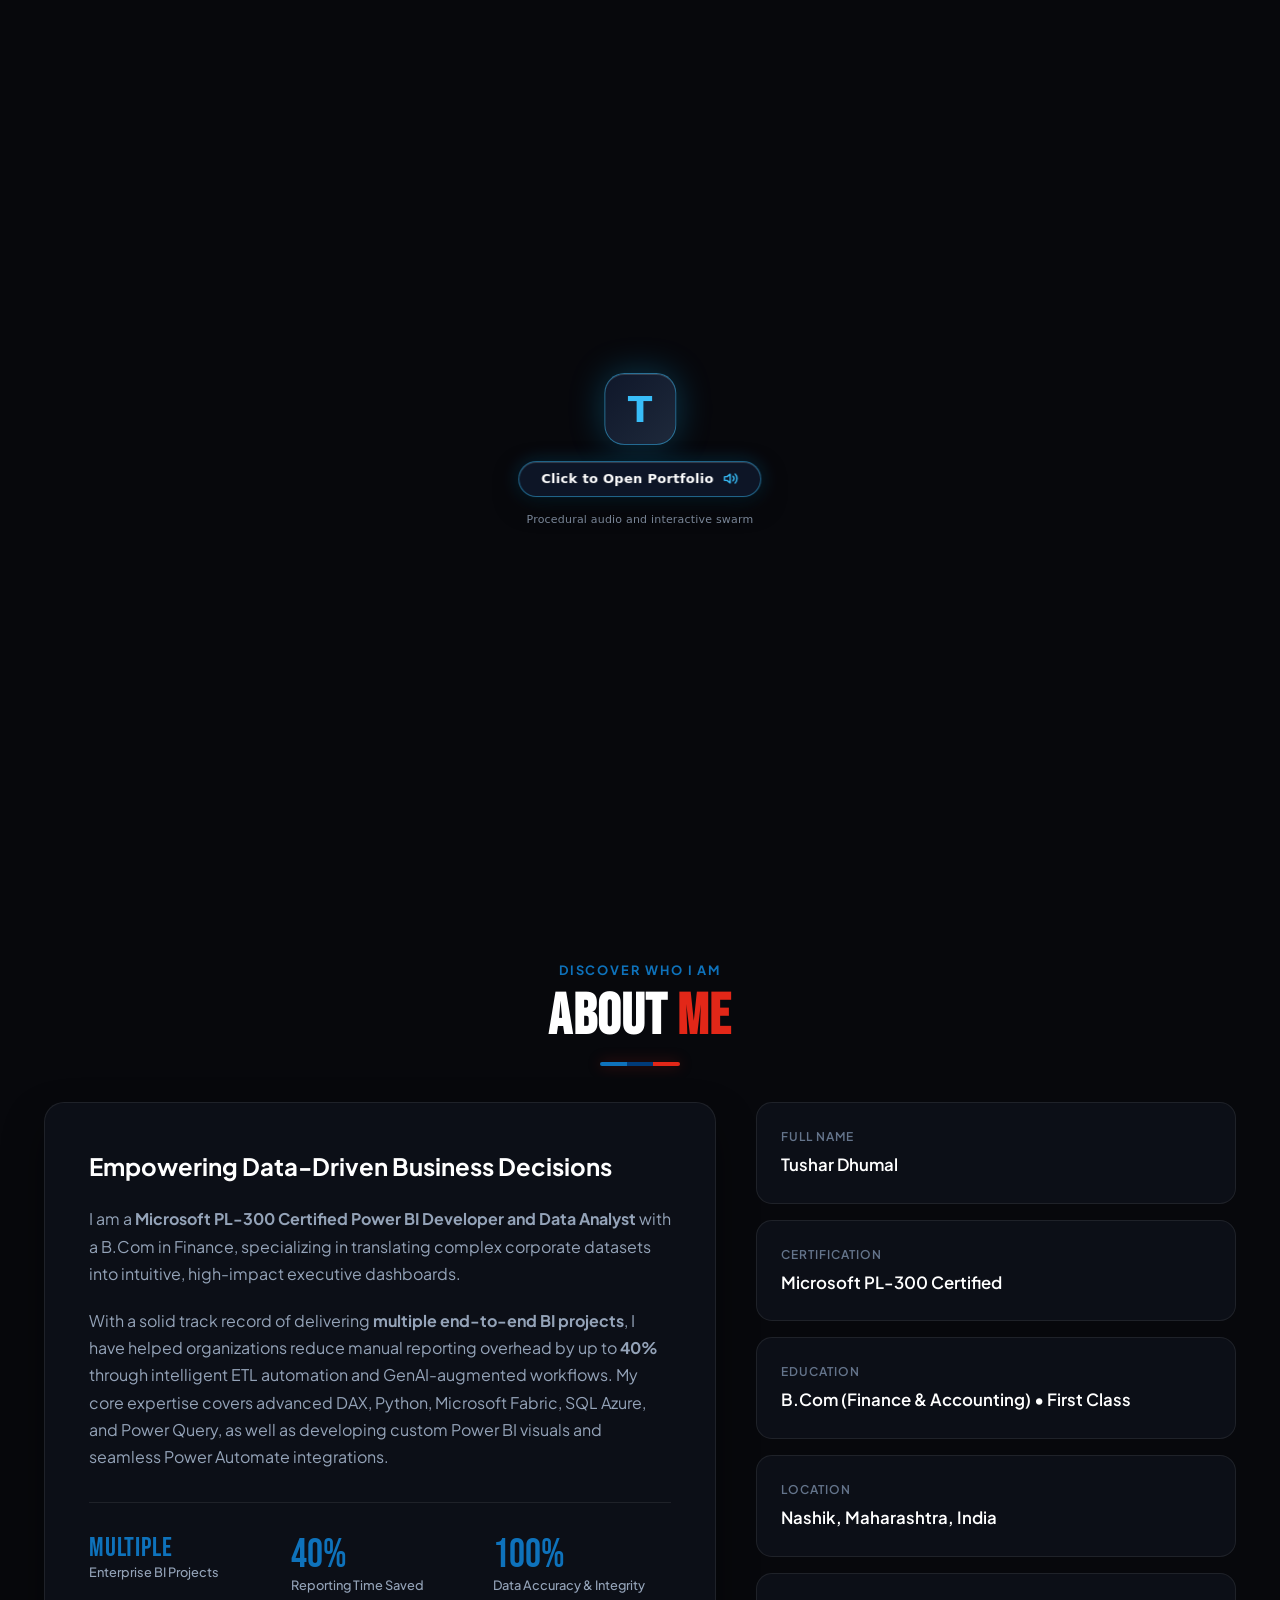
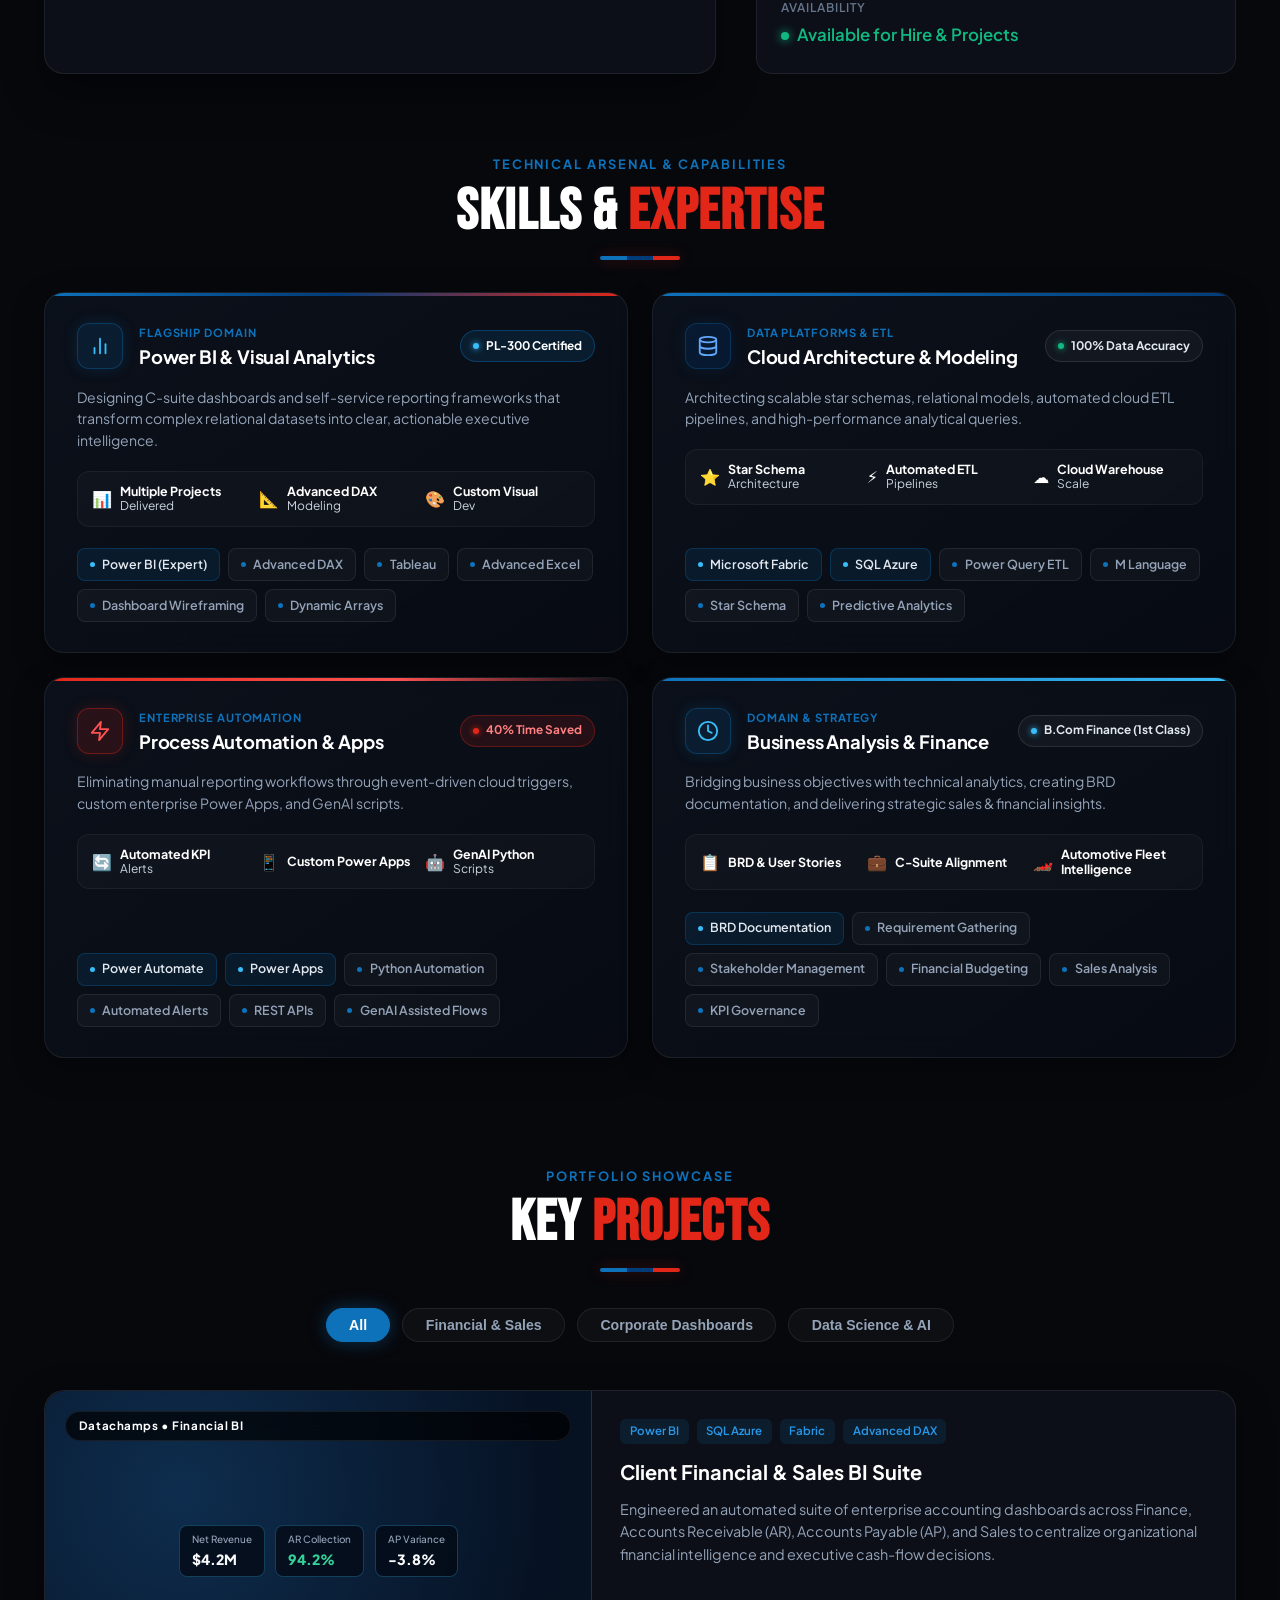
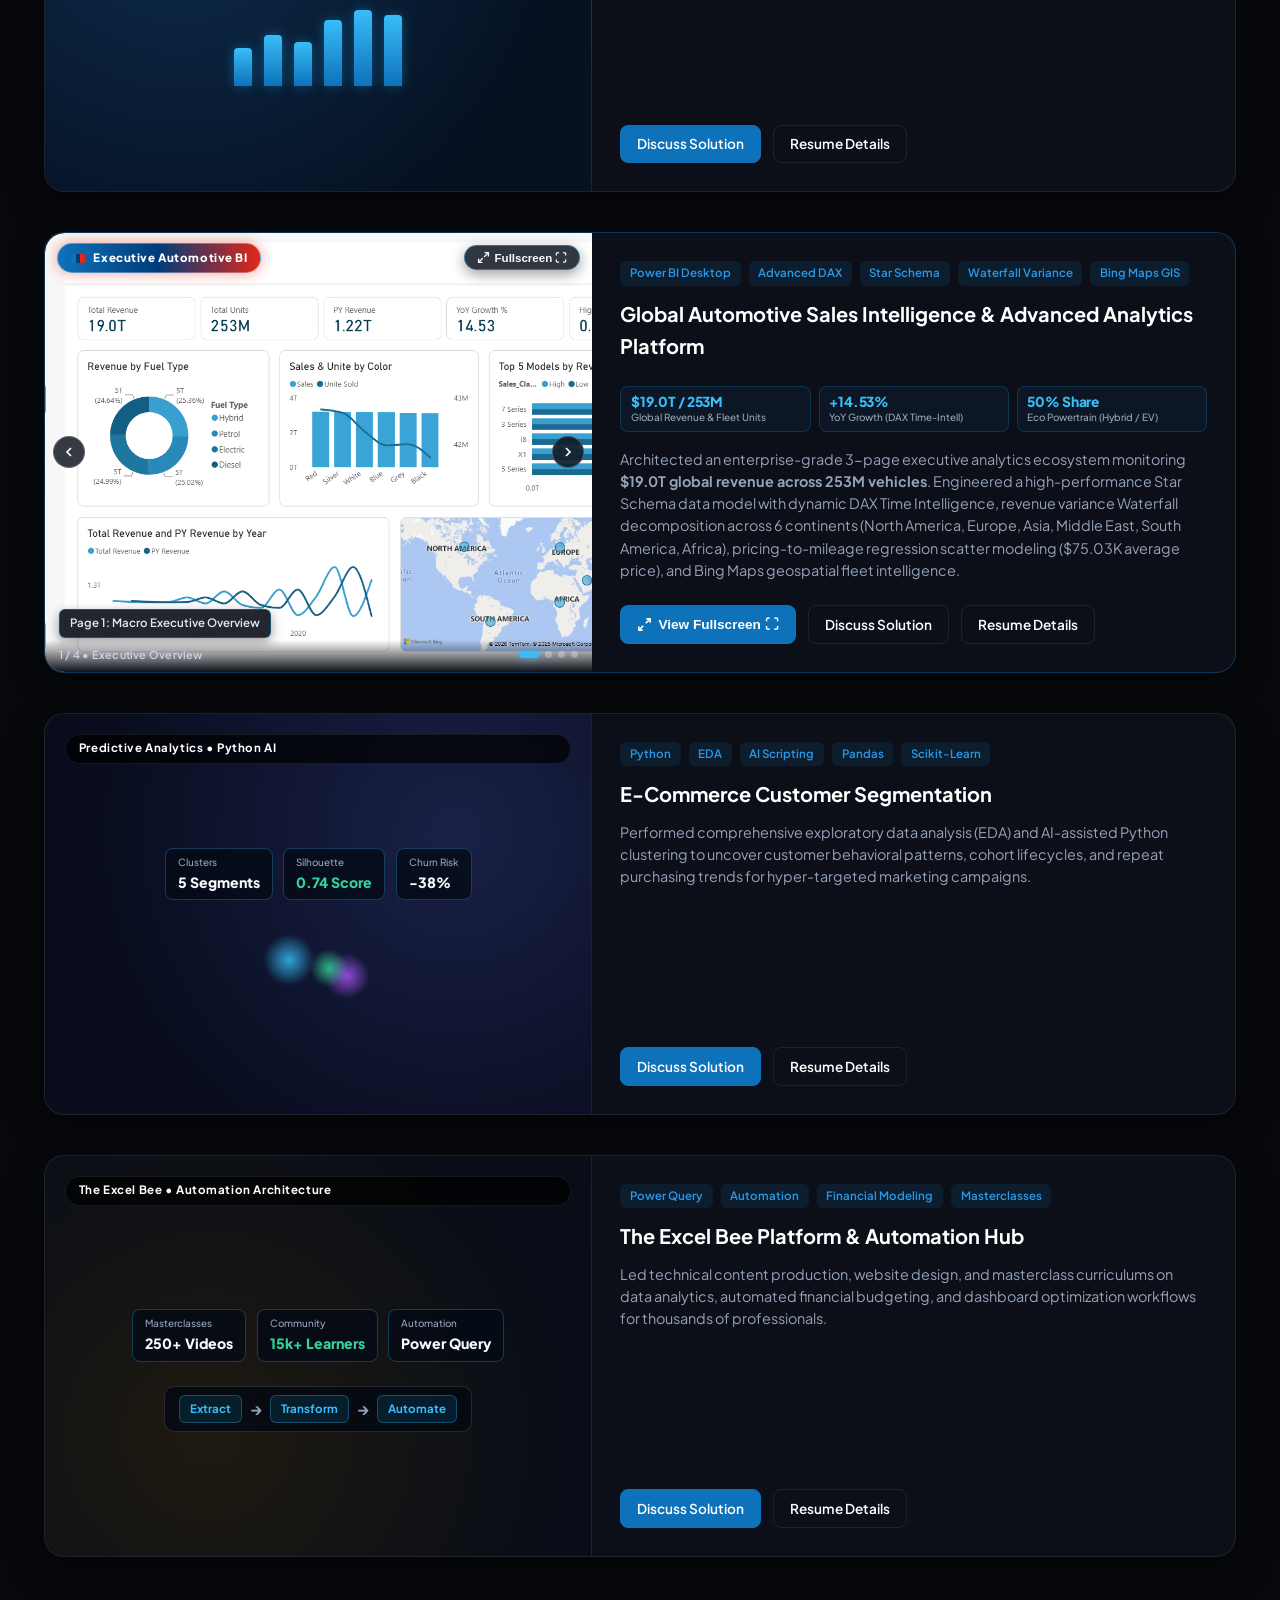
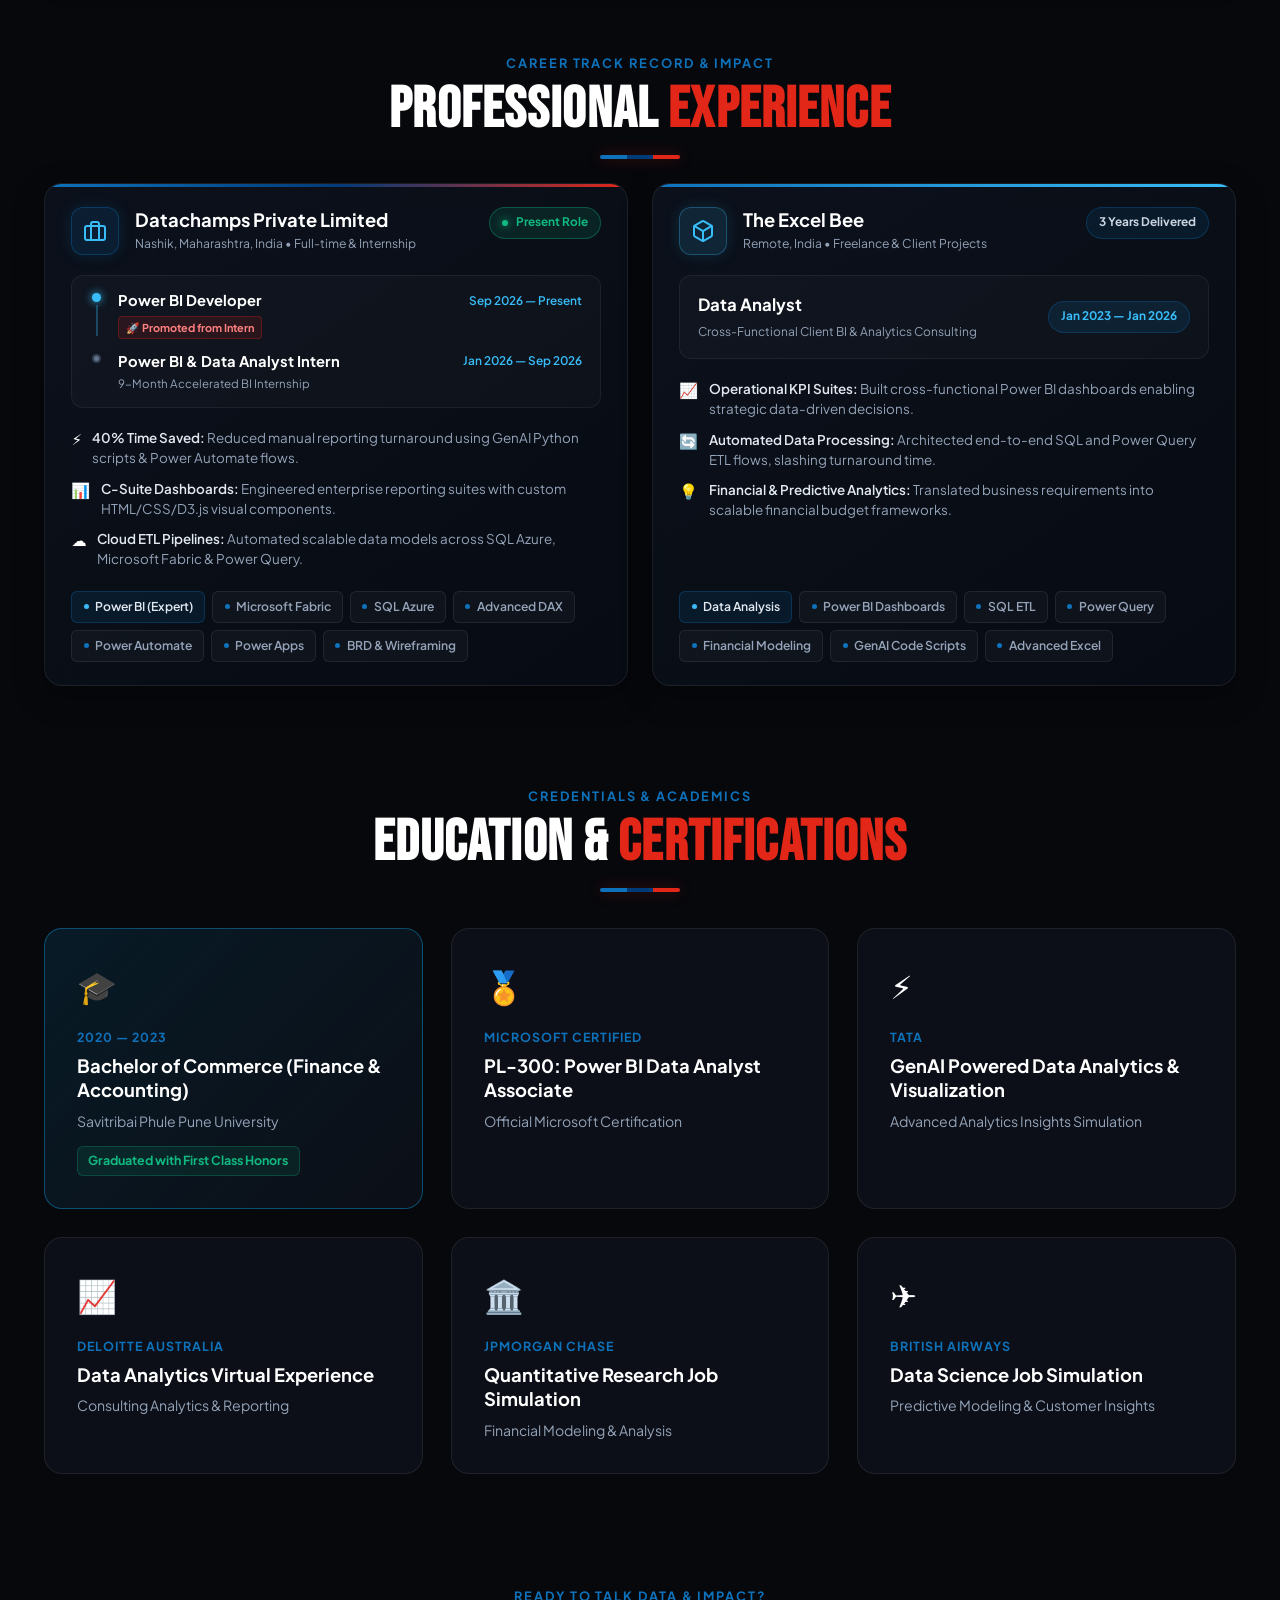
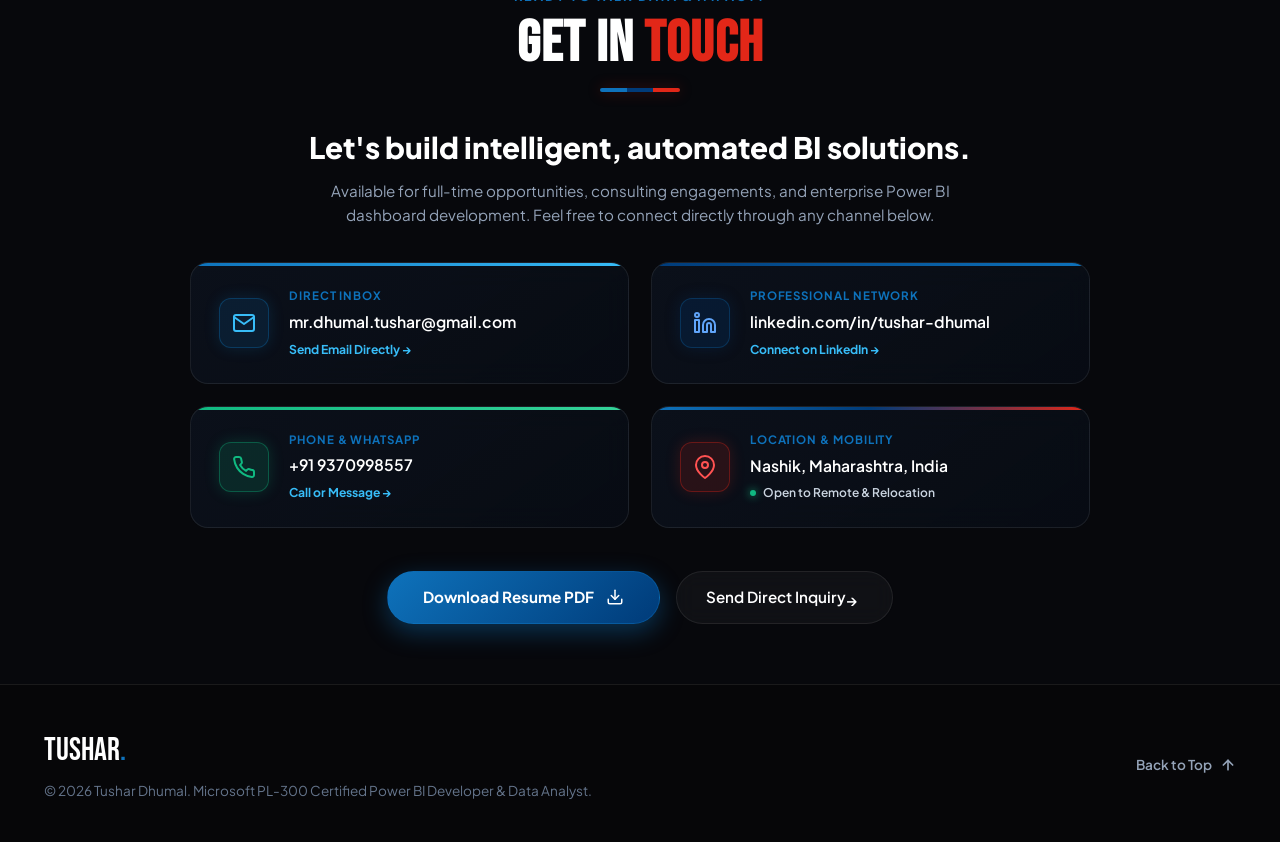
<file: animated/index.html>
<!DOCTYPE html>
<html lang="en">
<head>
  <meta charset="UTF-8">
  <meta name="viewport" content="width=device-width, initial-scale=1.0">
  <title>Tushar Dhumal | Power BI Developer &amp; Data Analyst</title>
  
  <!-- Favicon -->
  <link rel="icon" type="image/svg+xml" href="data:image/svg+xml,<svg xmlns='http://www.w3.org/2000/svg' viewBox='0 0 100 100'><text y='.9em' font-size='90' fill='%230284c7'>T</text></svg>">
  
  <!-- Google Fonts -->
  <link rel="preconnect" href="https://fonts.googleapis.com">
  <link rel="preconnect" href="https://fonts.gstatic.com" crossorigin>
  <link href="https://fonts.googleapis.com/css2?family=Bebas+Neue&family=Caveat:wght@600;700&family=Plus+Jakarta+Sans:wght@300;400;500;600;700;800&family=Syne:wght@700;800&display=swap" rel="stylesheet">
  
    <!-- Stylesheet -->
  <link rel="stylesheet" href="style.css">
  <!-- Swarm Rebuild: Instant Dark Curtain - prevents initial flash of finished page -->
  <style id="swarm-curtain-style">
    #swarm-curtain {
      position: fixed;
      inset: 0;
      width: 100vw;
      height: 100vh;
      background: #030712;
      background-image: 
        radial-gradient(rgba(14, 165, 233, 0.15) 1px, transparent 1px),
        linear-gradient(rgba(255, 255, 255, 0.02) 1px, transparent 1px),
        linear-gradient(90deg, rgba(255, 255, 255, 0.02) 1px, transparent 1px);
      background-size: 32px 32px;
      z-index: 2147483646;
      pointer-events: none;
    }
  </style>
</head>
<body>
  <!-- Instant Swarm Curtain: Active immediately on page load/refresh -->
  <div id="swarm-curtain"></div>

  <!-- Ambient Glow Background -->
  <div class="ambient-glow"></div>
  <div class="ambient-grid"></div>

  <!-- Custom Cursor Glow -->
  <div class="custom-cursor-glow" id="cursorGlow"></div>

  <!-- Navigation Bar -->
  <header class="navbar">
    <div class="nav-container">
      <a href="#hero" class="nav-logo">
        <span class="logo-text">TUSHAR<span class="dot">.</span></span><span class="m-tricolor-line"><span></span><span></span><span></span></span>
      </a>

      <nav class="nav-links">
        <a href="#hero" class="nav-link active">Home</a>
        <a href="#about" class="nav-link">About</a>
        <a href="#skills" class="nav-link">Skills</a>
        <a href="#projects" class="nav-link">Projects</a>
        <a href="#experience" class="nav-link">Experience</a>
        <a href="#certifications" class="nav-link">Certifications</a>
        <a href="#contact" class="nav-link">Contact</a>
      </nav>

      <div class="nav-actions">
        <a href="https://github.com/mrdhumaltushar/portfolio/raw/main/Tushar_Dhumal_PowerBI_Developer.pdf" target="_blank" class="btn-talk" download="Tushar_Dhumal_PowerBI_Developer.pdf">
          <span>Resume ⭳</span>
        </a>
        <button class="menu-toggle" id="menuToggle" aria-label="Toggle Navigation">
          <span></span>
          <span></span>
          <span></span>
        </button>
      </div>
    </div>
  </header>

  <!-- Mobile Drawer Menu -->
  <div class="mobile-menu" id="mobileMenu">
    <a href="#hero" class="mob-link">Home</a>
    <a href="#about" class="mob-link">About</a>
    <a href="#skills" class="mob-link">Skills</a>
    <a href="#projects" class="mob-link">Projects</a>
    <a href="#experience" class="mob-link">Experience</a>
    <a href="#certifications" class="mob-link">Certifications</a>
    <a href="#contact" class="mob-link">Contact</a>
    <a href="https://github.com/mrdhumaltushar/portfolio/raw/main/Tushar_Dhumal_PowerBI_Developer.pdf" target="_blank" class="btn-primary mob-talk" download="Tushar_Dhumal_PowerBI_Developer.pdf">Download Resume</a>
  </div>

  <main>
    <!-- ==================== HERO SECTION (REPLICATING REFERENCE DESIGN) ==================== -->
    <section class="hero-section" id="hero">
      
      <!-- GIANT BACKGROUND TYPOGRAPHY: PORTFOLIO (RESPONSIVE SVG VECTOR WITH Automotive M GRADIENT) -->
      <div class="giant-portfolio-bg" aria-hidden="true">
        <svg class="portfolio-svg" viewBox="0 0 1350 260" preserveAspectRatio="xMidYMid meet">
          <defs>
            <linearGradient id="portfolioGrad" x1="0%" y1="0%" x2="100%" y2="0%">
              <!-- Automotive M Colors: Light Blue -> Dark Blue -> Highlighter Red -->
              <stop offset="0%" stop-color="#1a85d6" />
              <stop offset="30%" stop-color="#0e72bb" />
              <stop offset="56%" stop-color="#003b79" />
              <stop offset="82%" stop-color="#b81c12" />
              <stop offset="100%" stop-color="#e22718" />
            </linearGradient>
            <filter id="portfolioGlow" x="-20%" y="-20%" width="140%" height="140%">
              <feDropShadow dx="0" dy="6" stdDeviation="15" flood-color="#0e72bb" flood-opacity="0.35" />
            </filter>
          </defs>
          <text 
            x="675" 
            y="205" 
            text-anchor="middle" 
            font-family="'Bebas Neue', Impact, sans-serif" 
            font-size="240" 
            font-weight="900" 
            letter-spacing="0.5px" 
            fill="url(#portfolioGrad)" 
            filter="url(#portfolioGlow)"
          >PORTFOLIO</text>
        </svg>
      </div>

      <!-- FLOATING DESIGN ACCENTS (Cursor Arrows / Paper Planes from Reference) -->
      <div class="floating-accents" aria-hidden="true">
        <!-- Floating Cursor 1 (Top Left above P) -->
        <div class="floating-item float-item-1">
          <svg class="cursor-icon" viewBox="0 0 24 24" fill="none" xmlns="http://www.w3.org/2000/svg">
            <path d="M4 3L18 10L11 12.5L8.5 19.5L4 3Z" fill="white" fill-opacity="0.9" stroke="rgba(255,255,255,0.4)" stroke-width="1.5" stroke-linejoin="round"/>
          </svg>
        </div>

        <!-- Floating Cursor 2 (Mid Left near O) -->
        <div class="floating-item float-item-2">
          <svg class="cursor-icon" viewBox="0 0 24 24" fill="none" xmlns="http://www.w3.org/2000/svg">
            <path d="M4 3L18 10L11 12.5L8.5 19.5L4 3Z" fill="white" fill-opacity="0.8" stroke="rgba(255,255,255,0.3)" stroke-width="1.5" stroke-linejoin="round"/>
          </svg>
        </div>

        <!-- Floating Cursor 3 (Mid Right near user's shoulder) -->
        <div class="floating-item float-item-3">
          <svg class="cursor-icon" viewBox="0 0 24 24" fill="none" xmlns="http://www.w3.org/2000/svg">
            <path d="M4 3L18 10L11 12.5L8.5 19.5L4 3Z" fill="white" fill-opacity="0.85" stroke="rgba(255,255,255,0.4)" stroke-width="1.5" stroke-linejoin="round"/>
          </svg>
        </div>

        <!-- Floating Cursor 4 (Right above FOLIO) -->
        <div class="floating-item float-item-4">
          <svg class="cursor-icon" viewBox="0 0 24 24" fill="none" xmlns="http://www.w3.org/2000/svg">
            <path d="M4 3L18 10L11 12.5L8.5 19.5L4 3Z" fill="white" fill-opacity="0.75" stroke="rgba(255,255,255,0.3)" stroke-width="1.5" stroke-linejoin="round"/>
          </svg>
        </div>
      </div>

      <!-- MAIN HERO CONTENT CONTAINER -->
      <div class="hero-container">

        <!-- LEFT COLUMN: Executive Value & Clean Typography -->
        <div class="hero-left">
          <div class="greeting-wrapper">
            <span class="greeting-script">Hello, I'm</span>
          </div>

          <h1 class="hero-name" id="heroName">
            TUSHAR DHUMAL<span class="name-dot">.</span>
          </h1>

          <div class="hero-role-wrapper">
            <div class="hero-cert-tag">
              <span class="m-tricolor-tiny"><span></span><span></span><span></span></span>
              <span>MICROSOFT PL-300 CERTIFIED</span>
            </div>
            <div class="hero-role" id="heroRole">
              POWER BI ARCHITECT &amp;<br>
              <span class="highlight-role">DATA ANALYST</span>
            </div>
          </div>

          <p class="hero-description" id="heroDesc">
            Turning complex enterprise data into boardroom-ready intelligence. Proven delivery of multiple end-to-end enterprise dashboards with 40% automated efficiency across Finance &amp; Sales.
          </p>

          <!-- Executive Tech Stack Chips -->
          <div class="hero-tech-chips">
            <span class="tech-chip"><span class="chip-dot"></span>Power BI</span>
            <span class="tech-chip"><span class="chip-dot"></span>Microsoft Fabric</span>
            <span class="tech-chip"><span class="chip-dot"></span>Advanced DAX</span>
            <span class="tech-chip"><span class="chip-dot"></span>Python &amp; SQL</span>
          </div>

          <div class="hero-cta-group">
            <a href="#projects" class="btn-primary hero-btn">
              <span>Explore Dashboards</span>
              <svg class="btn-arrow" viewBox="0 0 24 24" fill="none" stroke="currentColor" stroke-width="2.5" stroke-linecap="round" stroke-linejoin="round">
                <line x1="5" y1="12" x2="19" y2="12"></line>
                <polyline points="12 5 19 12 12 19"></polyline>
              </svg>
            </a>

            <a href="#contact" class="btn-secondary hero-btn-alt">
              <span>Contact Me</span>
            </a>
          </div>

          <!-- Switch to Clean Instant Portfolio -->
          <div class="hero-special-badge-wrap" style="margin-top: 1.1rem;">
            <a href="../" class="hero-interactive-badge" style="display: inline-flex; align-items: center; gap: 8px; padding: 6px 16px; border-radius: 999px; background: rgba(14, 165, 233, 0.08); border: 1px solid rgba(56, 189, 248, 0.35); color: #f0f9ff; font-size: 0.82rem; font-weight: 600; text-decoration: none;" title="Switch to the instant-loading clean portfolio mode">
              <span>⚡</span>
              <span>Switch to Instant Clean Mode</span>
              <span style="color: #38bdf8; font-weight: 700;">→</span>
            </a>
          </div>
        </div>

        <!-- CENTER: USER CUTOUT PORTRAIT (Layered between text & foreground) -->
        <div class="hero-center-portrait" id="portraitContainer">
          <div class="portrait-glow"></div>
          <img 
            src="user_cutout_clean.png" 
            alt="Tushar Dhumal Portfolio Portrait" 
            class="user-portrait-img"
            id="userPortrait"
          />
        </div>

        <!-- RIGHT COLUMN: Executive Live BI Cockpit Widgets -->
        <div class="hero-right">
          
          <!-- Widget 1: Real-Time Reporting Automation KPI Card -->
          <div class="bi-cockpit-card" id="kpiCard1">
            <div class="bi-card-header">
              <span class="bi-card-label">REPORTING AUTOMATION</span>
              <div class="bi-card-badge">
                <span class="trend-icon">▲</span>
                <span class="trend-text">40% Speed</span>
              </div>
            </div>
            <div class="bi-card-body">
              <div class="bi-kpi-row">
                <div class="bi-kpi-main">
                  <span class="bi-kpi-val">40%</span>
                  <span class="bi-kpi-sub">Time Saved</span>
                </div>
                <!-- Mini Live Animated Sparkline Chart -->
                <div class="bi-sparkline">
                  <svg viewBox="0 0 100 36" preserveAspectRatio="none">
                    <defs>
                      <linearGradient id="sparkGrad" x1="0" y1="0" x2="0" y2="1">
                        <stop offset="0%" stop-color="#0e72bb" stop-opacity="0.45"/>
                        <stop offset="100%" stop-color="#0e72bb" stop-opacity="0"/>
                      </linearGradient>
                    </defs>
                    <path d="M0,30 Q20,24 35,26 T70,12 T100,6 L100,36 L0,36 Z" fill="url(#sparkGrad)"/>
                    <path d="M0,30 Q20,24 35,26 T70,12 T100,6" fill="none" stroke="#0e72bb" stroke-width="2.5"/>
                    <circle cx="100" cy="6" r="3.5" fill="#e22718"/>
                  </svg>
                </div>
              </div>
              <div class="bi-card-footer">
                <span>Python • Power Automate • Fabric</span>
              </div>
            </div>
          </div>

          <!-- Widget 2: Automotive Fleet Advance & Enterprise Metric Card -->
          <div class="bi-cockpit-card highlight-automotive" id="kpiCard2">
            <div class="bi-card-header">
              <div class="bi-live-indicator">
                <span class="live-dot-pulse"></span>
                <span>LIVE FRAMEWORK</span>
              </div>
              <span class="automotive-tag">Automotive Fleet Advance</span>
            </div>
            <div class="bi-card-body">
              <div class="bi-kpi-row">
                <div class="bi-kpi-main">
                  <span class="bi-kpi-val highlight-m multi-val">MULTIPLE</span>
                  <span class="bi-kpi-sub">Enterprise Projects</span>
                </div>
                <div class="bi-kpi-badge">
                  <span class="accuracy-tag"><span class="acc-check">✓</span> 100% Data Quality</span>
                </div>
              </div>
              <div class="bi-card-footer">
                <a href="#projects" class="bi-preview-btn">
                  <span>Explore Architecture</span>
                  <span class="btn-arrow-sm">→</span>
                </a>
              </div>
            </div>
          </div>

          <!-- Social Quick Links Bar -->
          <div class="hero-socials">
            <a href="https://linkedin.com/in/tushar-dhumal" target="_blank" rel="noopener" class="social-icon" aria-label="LinkedIn">
              <svg viewBox="0 0 24 24" fill="currentColor"><path d="M19 0h-14c-2.761 0-5 2.239-5 5v14c0 2.761 2.239 5 5 5h14c2.762 0 5-2.239 5-5v-14c0-2.761-2.238-5-5-5zm-11 19h-3v-11h3v11zm-1.5-12.268c-.966 0-1.75-.79-1.75-1.764s.784-1.764 1.75-1.764 1.75.79 1.75 1.764-.783 1.764-1.75 1.764zm13.5 12.268h-3v-5.604c0-3.368-4-3.113-4 0v5.604h-3v-11h3v1.765c1.396-2.586 7-2.777 7 2.476v6.759z"/></svg>
            </a>
            <a href="mailto:mr.dhumal.tushar@gmail.com" class="social-icon" aria-label="Email">
              <svg viewBox="0 0 24 24" fill="none" stroke="currentColor" stroke-width="2" stroke-linecap="round" stroke-linejoin="round"><path d="M4 4h16c1.1 0 2 .9 2 2v12c0 1.1-.9 2-2 2H4c-1.1 0-2-.9-2-2V6c0-1.1.9-2 2-2z"></path><polyline points="22,6 12,13 2,6"></polyline></svg>
            </a>
            <a href="tel:+919370998557" class="social-icon" aria-label="Phone">
              <svg viewBox="0 0 24 24" fill="none" stroke="currentColor" stroke-width="2" stroke-linecap="round" stroke-linejoin="round"><path d="M22 16.92v3a2 2 0 0 1-2.18 2 19.79 19.79 0 0 1-8.63-3.07 19.5 19.5 0 0 1-6-6 19.79 19.79 0 0 1-3.07-8.67A2 2 0 0 1 4.11 2h3a2 2 0 0 1 2 1.72 12.84 12.84 0 0 0 .7 2.81 2 2 0 0 1-.45 2.11L8.09 9.91a16 16 0 0 0 6 6l1.27-1.27a2 2 0 0 1 2.11-.45 12.84 12.84 0 0 0 2.81.7A2 2 0 0 1 22 16.92z"></path></svg>
            </a>
          </div>
        </div>

      </div>

      <!-- Scroll Indicator -->
      <div class="scroll-indicator">
        <a href="#about" aria-label="Scroll Down">
          <div class="mouse">
            <div class="wheel"></div>
          </div>
        </a>
      </div>
    </section>

    <!-- ==================== ABOUT SECTION ==================== -->
    <section class="section about-section" id="about">
      <div class="container">
        <div class="section-header">
          <span class="section-subtitle">DISCOVER WHO I AM</span>
          <h2 class="section-title">ABOUT <span class="text-accent">ME</span></h2>
          <div class="section-line"></div>
        </div>

        <div class="about-grid">
          <div class="about-card-main">
            <h3>Empowering Data-Driven Business Decisions</h3>
            <p>
              I am a <strong>Microsoft PL-300 Certified Power BI Developer and Data Analyst</strong> with a B.Com in Finance, specializing in translating complex corporate datasets into intuitive, high-impact executive dashboards.
            </p>
            <p>
              With a solid track record of delivering <strong>multiple end-to-end BI projects</strong>, I have helped organizations reduce manual reporting overhead by up to <strong>40%</strong> through intelligent ETL automation and GenAI-augmented workflows. My core expertise covers advanced DAX, Python, Microsoft Fabric, SQL Azure, and Power Query, as well as developing custom Power BI visuals and seamless Power Automate integrations.
            </p>

            <div class="about-metrics">
              <div class="metric-item">
                <span class="metric-val multi-metric">MULTIPLE</span>
                <span class="metric-title">Enterprise BI Projects</span>
              </div>
              <div class="metric-item">
                <span class="metric-val">40%</span>
                <span class="metric-title">Reporting Time Saved</span>
              </div>
              <div class="metric-item">
                <span class="metric-val">100%</span>
                <span class="metric-title">Data Accuracy &amp; Integrity</span>
              </div>
            </div>
          </div>

          <div class="about-sidebar">
            <div class="info-box">
              <span class="info-label">Full Name</span>
              <span class="info-value">Tushar Dhumal</span>
            </div>
            <div class="info-box">
              <span class="info-label">Certification</span>
              <span class="info-value text-accent">Microsoft PL-300 Certified</span>
            </div>
            <div class="info-box">
              <span class="info-label">Education</span>
              <span class="info-value">B.Com (Finance &amp; Accounting) • First Class</span>
            </div>
            <div class="info-box">
              <span class="info-label">Location</span>
              <span class="info-value">Nashik, Maharashtra, India</span>
            </div>
            <div class="info-box">
              <span class="info-label">Availability</span>
              <span class="info-value highlight-status"><span class="status-dot"></span> Available for Hire &amp; Projects</span>
            </div>
          </div>
        </div>
      </div>
    </section>

    <!-- ==================== SKILLS SECTION (2X2 EXECUTIVE BENTO GRID) ==================== -->
    <section class="section skills-section" id="skills">
      <div class="container">
        <div class="section-header">
          <span class="section-subtitle">TECHNICAL ARSENAL &amp; CAPABILITIES</span>
          <h2 class="section-title">SKILLS &amp; <span class="text-accent">EXPERTISE</span></h2>
          <div class="section-line"></div>
        </div>

        <div class="bento-skills-grid">
          <!-- Bento Card 1: Power BI & Visual Analytics -->
          <div class="bento-card bento-card-pbi">
            <div class="bento-card-accent-line"></div>
            <div class="bento-header">
              <div class="bento-icon-box m-blue-glow">
                <svg viewBox="0 0 24 24" fill="none" stroke="currentColor" stroke-width="2" stroke-linecap="round" stroke-linejoin="round">
                  <path d="M18 20V10"></path>
                  <path d="M12 20V4"></path>
                  <path d="M6 20v-6"></path>
                </svg>
              </div>
              <div class="bento-title-group">
                <span class="bento-category-tag">FLAGSHIP DOMAIN</span>
                <h3>Power BI &amp; Visual Analytics</h3>
              </div>
              <span class="bento-badge-metric cert-badge">
                <span class="badge-dot blue"></span> PL-300 Certified
              </span>
            </div>
            
            <p class="bento-desc">
              Designing C-suite dashboards and self-service reporting frameworks that transform complex relational datasets into clear, actionable executive intelligence.
            </p>

            <div class="bento-highlights-row">
              <div class="bento-hl-item">
                <span class="hl-bullet">📊</span>
                <span class="hl-text"><strong>Multiple Projects</strong> Delivered</span>
              </div>
              <div class="bento-hl-item">
                <span class="hl-bullet">📐</span>
                <span class="hl-text"><strong>Advanced DAX</strong> Modeling</span>
              </div>
              <div class="bento-hl-item">
                <span class="hl-bullet">🎨</span>
                <span class="hl-text"><strong>Custom Visual</strong> Dev</span>
              </div>
            </div>

            <div class="bento-chips-group">
              <span class="bento-chip primary"><span class="chip-m-dot"></span>Power BI (Expert)</span>
              <span class="bento-chip"><span class="chip-m-dot"></span>Advanced DAX</span>
              <span class="bento-chip"><span class="chip-m-dot"></span>Tableau</span>
              <span class="bento-chip"><span class="chip-m-dot"></span>Advanced Excel</span>
              <span class="bento-chip"><span class="chip-m-dot"></span>Dashboard Wireframing</span>
              <span class="bento-chip"><span class="chip-m-dot"></span>Dynamic Arrays</span>
            </div>
          </div>

          <!-- Bento Card 2: Cloud Data Platforms & ETL -->
          <div class="bento-card bento-card-data">
            <div class="bento-card-accent-line"></div>
            <div class="bento-header">
              <div class="bento-icon-box m-dark-glow">
                <svg viewBox="0 0 24 24" fill="none" stroke="currentColor" stroke-width="2" stroke-linecap="round" stroke-linejoin="round">
                  <ellipse cx="12" cy="5" rx="9" ry="3"></ellipse>
                  <path d="M21 12c0 1.66-4 3-9 3s-9-1.34-9-3"></path>
                  <path d="M3 5v14c0 1.66 4 3 9 3s9-1.34 9-3V5"></path>
                </svg>
              </div>
              <div class="bento-title-group">
                <span class="bento-category-tag">DATA PLATFORMS &amp; ETL</span>
                <h3>Cloud Architecture &amp; Modeling</h3>
              </div>
              <span class="bento-badge-metric">
                <span class="badge-dot green"></span> 100% Data Accuracy
              </span>
            </div>
            
            <p class="bento-desc">
              Architecting scalable star schemas, relational models, automated cloud ETL pipelines, and high-performance analytical queries.
            </p>

            <div class="bento-highlights-row">
              <div class="bento-hl-item">
                <span class="hl-bullet">⭐</span>
                <span class="hl-text"><strong>Star Schema</strong> Architecture</span>
              </div>
              <div class="bento-hl-item">
                <span class="hl-bullet">⚡</span>
                <span class="hl-text"><strong>Automated ETL</strong> Pipelines</span>
              </div>
              <div class="bento-hl-item">
                <span class="hl-bullet">☁️</span>
                <span class="hl-text"><strong>Cloud Warehouse</strong> Scale</span>
              </div>
            </div>

            <div class="bento-chips-group">
              <span class="bento-chip primary"><span class="chip-m-dot"></span>Microsoft Fabric</span>
              <span class="bento-chip primary"><span class="chip-m-dot"></span>SQL Azure</span>
              <span class="bento-chip"><span class="chip-m-dot"></span>Power Query ETL</span>
              <span class="bento-chip"><span class="chip-m-dot"></span>M Language</span>
              <span class="bento-chip"><span class="chip-m-dot"></span>Star Schema</span>
              <span class="bento-chip"><span class="chip-m-dot"></span>Predictive Analytics</span>
            </div>
          </div>

          <!-- Bento Card 3: Process Automation & Apps -->
          <div class="bento-card bento-card-automation">
            <div class="bento-card-accent-line"></div>
            <div class="bento-header">
              <div class="bento-icon-box m-red-glow">
                <svg viewBox="0 0 24 24" fill="none" stroke="currentColor" stroke-width="2" stroke-linecap="round" stroke-linejoin="round">
                  <polygon points="13 2 3 14 12 14 11 22 21 10 12 10 13 2"></polygon>
                </svg>
              </div>
              <div class="bento-title-group">
                <span class="bento-category-tag">ENTERPRISE AUTOMATION</span>
                <h3>Process Automation &amp; Apps</h3>
              </div>
              <span class="bento-badge-metric red-highlight">
                <span class="badge-dot red"></span> 40% Time Saved
              </span>
            </div>
            
            <p class="bento-desc">
              Eliminating manual reporting workflows through event-driven cloud triggers, custom enterprise Power Apps, and GenAI scripts.
            </p>

            <div class="bento-highlights-row">
              <div class="bento-hl-item">
                <span class="hl-bullet">🔄</span>
                <span class="hl-text"><strong>Automated KPI</strong> Alerts</span>
              </div>
              <div class="bento-hl-item">
                <span class="hl-bullet">📱</span>
                <span class="hl-text"><strong>Custom Power Apps</strong></span>
              </div>
              <div class="bento-hl-item">
                <span class="hl-bullet">🤖</span>
                <span class="hl-text"><strong>GenAI Python</strong> Scripts</span>
              </div>
            </div>

            <div class="bento-chips-group">
              <span class="bento-chip primary"><span class="chip-m-dot"></span>Power Automate</span>
              <span class="bento-chip primary"><span class="chip-m-dot"></span>Power Apps</span>
              <span class="bento-chip"><span class="chip-m-dot"></span>Python Automation</span>
              <span class="bento-chip"><span class="chip-m-dot"></span>Automated Alerts</span>
              <span class="bento-chip"><span class="chip-m-dot"></span>REST APIs</span>
              <span class="bento-chip"><span class="chip-m-dot"></span>GenAI Assisted Flows</span>
            </div>
          </div>

          <!-- Bento Card 4: Business Analysis & Financial Strategy -->
          <div class="bento-card bento-card-finance">
            <div class="bento-card-accent-line"></div>
            <div class="bento-header">
              <div class="bento-icon-box m-blue-glow">
                <svg viewBox="0 0 24 24" fill="none" stroke="currentColor" stroke-width="2" stroke-linecap="round" stroke-linejoin="round">
                  <circle cx="12" cy="12" r="10"></circle>
                  <path d="M12 6v6l4 2"></path>
                </svg>
              </div>
              <div class="bento-title-group">
                <span class="bento-category-tag">DOMAIN &amp; STRATEGY</span>
                <h3>Business Analysis &amp; Finance</h3>
              </div>
              <span class="bento-badge-metric">
                <span class="badge-dot blue"></span> B.Com Finance (1st Class)
              </span>
            </div>
            
            <p class="bento-desc">
              Bridging business objectives with technical analytics, creating BRD documentation, and delivering strategic sales &amp; financial insights.
            </p>

            <div class="bento-highlights-row">
              <div class="bento-hl-item">
                <span class="hl-bullet">📋</span>
                <span class="hl-text"><strong>BRD &amp; User Stories</strong></span>
              </div>
              <div class="bento-hl-item">
                <span class="hl-bullet">💼</span>
                <span class="hl-text"><strong>C-Suite Alignment</strong></span>
              </div>
              <div class="bento-hl-item">
                <span class="hl-bullet">🏎️</span>
                <span class="hl-text"><strong>Automotive Fleet Intelligence</strong></span>
              </div>
            </div>

            <div class="bento-chips-group">
              <span class="bento-chip primary"><span class="chip-m-dot"></span>BRD Documentation</span>
              <span class="bento-chip"><span class="chip-m-dot"></span>Requirement Gathering</span>
              <span class="bento-chip"><span class="chip-m-dot"></span>Stakeholder Management</span>
              <span class="bento-chip"><span class="chip-m-dot"></span>Financial Budgeting</span>
              <span class="bento-chip"><span class="chip-m-dot"></span>Sales Analysis</span>
              <span class="bento-chip"><span class="chip-m-dot"></span>KPI Governance</span>
            </div>
          </div>
        </div>
      </div>
    </section>

    <!-- ==================== FEATURED PROJECTS SECTION ==================== -->
    <section class="section projects-section" id="projects">
      <div class="container">
        <div class="section-header">
          <span class="section-subtitle">PORTFOLIO SHOWCASE</span>
          <h2 class="section-title">KEY <span class="text-accent">PROJECTS</span></h2>
          <div class="section-line"></div>
        </div>

        <!-- Filter Buttons -->
        <div class="project-filters">
          <button class="filter-btn active" data-filter="all">All</button>
          <button class="filter-btn" data-filter="finance">Financial &amp; Sales</button>
          <button class="filter-btn" data-filter="corporate">Corporate Dashboards</button>
          <button class="filter-btn" data-filter="analytics">Data Science &amp; AI</button>
        </div>

        <div class="projects-grid">
          <!-- Project 1: Financial & Sales BI Suite -->
          <div class="project-card" data-category="finance">
            <div class="project-banner banner-finance">
              <div class="project-badge">Datachamps &bull; Financial BI</div>
              <div class="banner-preview-content">
                <div class="banner-kpi-bar">
                  <div class="bk-item"><span class="b-lbl">Net Revenue</span><span class="b-val">$4.2M</span></div>
                  <div class="bk-item"><span class="b-lbl">AR Collection</span><span class="b-val success">94.2%</span></div>
                  <div class="bk-item"><span class="b-lbl">AP Variance</span><span class="b-val">-3.8%</span></div>
                </div>
                <div class="banner-chart-bars">
                  <span style="height: 45%;"></span>
                  <span style="height: 60%;"></span>
                  <span style="height: 52%;"></span>
                  <span style="height: 78%;"></span>
                  <span style="height: 90%;"></span>
                  <span style="height: 84%;"></span>
                </div>
              </div>
              <div class="project-overlay">
                <span class="view-link">Explore Architecture &rarr;</span>
              </div>
            </div>
            <div class="project-body">
              <div class="project-tags">
                <span>Power BI</span>
                <span>SQL Azure</span>
                <span>Fabric</span>
                <span>Advanced DAX</span>
              </div>
              <h3 class="project-title">Client Financial &amp; Sales BI Suite</h3>
              <p class="project-summary">Engineered an automated suite of enterprise accounting dashboards across Finance, Accounts Receivable (AR), Accounts Payable (AP), and Sales to centralize organizational financial intelligence and executive cash-flow decisions.</p>
              <div class="project-links">
                <a href="#contact" class="proj-action primary">Discuss Solution</a>
                <a href="https://github.com/mrdhumaltushar/portfolio/raw/main/Tushar_Dhumal_PowerBI_Developer.pdf" target="_blank" class="proj-action" download="Tushar_Dhumal_PowerBI_Developer.pdf">Resume Details</a>
              </div>
            </div>
          </div>

          <!-- Project 2: Global Automotive Sales Intelligence & Advanced Analytics -->
          <div class="project-card automotive-featured-project" data-category="corporate">
            <!-- Interactive Image Carousel Banner -->
            <div class="project-carousel-banner" id="automotiveCardCarousel">
              <div class="carousel-track-wrapper">
                <div class="carousel-slides" id="automotiveCardSlides">
                  <div class="carousel-slide active" data-index="0" title="Click to view full screen">
                    <img src="fleet-dashboard/fleet-overview.png" alt="Global Fleet Executive Overview Dashboard" loading="lazy">
                    <div class="slide-meta-pill">Page 1: Macro Executive Overview</div>
                  </div>
                  <div class="carousel-slide" data-index="1" title="Click to view full screen">
                    <img src="fleet-dashboard/fleet-strategy.png" alt="Vehicle Strategy & Fleet Segmentation Dashboard" loading="lazy">
                    <div class="slide-meta-pill">Page 2: Product &amp; Vehicle Strategy</div>
                  </div>
                  <div class="carousel-slide" data-index="2" title="Click to view full screen">
                    <img src="fleet-dashboard/fleet-regional.png" alt="Global Regional & Dealer Intelligence Dashboard" loading="lazy">
                    <div class="slide-meta-pill">Page 3: Regional &amp; Customer Segmentation</div>
                  </div>
                  <div class="carousel-slide" data-index="3" title="Click to view full screen">
                    <img src="fleet-dashboard/fleet-desktop.png" alt="Automotive Star Schema DAX Engine" loading="lazy">
                    <div class="slide-meta-pill">Architecture: Power BI Desktop DAX Engine</div>
                  </div>
                </div>
              </div>

              <!-- Top Floating Controls -->
              <div class="carousel-top-bar">
                <div class="project-badge automotive-m-badge">
                  <span class="automotive-badge-m-stripes"></span>
                  Executive Automotive BI
                </div>
                <button type="button" class="expand-lightbox-trigger" id="expandFleetLightboxBtn" title="Open Fullscreen View">
                  <svg viewBox="0 0 24 24" width="13" height="13" fill="none" stroke="currentColor" stroke-width="2.5" stroke-linecap="round" stroke-linejoin="round">
                    <polyline points="15 3 21 3 21 9"></polyline>
                    <polyline points="9 21 3 21 3 15"></polyline>
                    <line x1="21" y1="3" x2="14" y2="10"></line>
                    <line x1="3" y1="21" x2="10" y2="14"></line>
                  </svg>
                  <span>Fullscreen ⛶</span>
                </button>
              </div>

              <!-- Carousel Arrow Navigation -->
              <button type="button" class="carousel-arrow prev" id="automotiveSlidePrev" aria-label="Previous Slide">
                <svg viewBox="0 0 24 24" width="16" height="16" fill="none" stroke="currentColor" stroke-width="2.5"><polyline points="15 18 9 12 15 6"></polyline></svg>
              </button>
              <button type="button" class="carousel-arrow next" id="automotiveSlideNext" aria-label="Next Slide">
                <svg viewBox="0 0 24 24" width="16" height="16" fill="none" stroke="currentColor" stroke-width="2.5"><polyline points="9 18 15 12 9 6"></polyline></svg>
              </button>

              <!-- Carousel Bottom Status Bar & Indicators -->
              <div class="carousel-bottom-bar">
                <span class="carousel-indicator-text" id="automotiveIndicatorText">1 / 4 • Executive Overview</span>
                <div class="carousel-dots" id="automotiveCardDots">
                  <button type="button" class="carousel-dot active" data-index="0" aria-label="Slide 1"></button>
                  <button type="button" class="carousel-dot" data-index="1" aria-label="Slide 2"></button>
                  <button type="button" class="carousel-dot" data-index="2" aria-label="Slide 3"></button>
                  <button type="button" class="carousel-dot" data-index="3" aria-label="Slide 4"></button>
                </div>
              </div>
            </div>

            <!-- Project Body -->
            <div class="project-body">
              <div class="project-tags">
                <span>Power BI Desktop</span>
                <span>Advanced DAX</span>
                <span>Star Schema</span>
                <span>Waterfall Variance</span>
                <span>Bing Maps GIS</span>
              </div>
              <h3 class="project-title">Global Automotive Sales Intelligence &amp; Advanced Analytics Platform</h3>

              <!-- Quick Key Metrics Bar -->
              <div class="automotive-project-metrics-grid">
                <div class="bpm-item">
                  <span class="bpm-num">$19.0T / 253M</span>
                  <span class="bpm-label">Global Revenue &amp; Fleet Units</span>
                </div>
                <div class="bpm-item">
                  <span class="bpm-num">+14.53%</span>
                  <span class="bpm-label">YoY Growth (DAX Time-Intell)</span>
                </div>
                <div class="bpm-item">
                  <span class="bpm-num">50% Share</span>
                  <span class="bpm-label">Eco Powertrain (Hybrid / EV)</span>
                </div>
              </div>

              <p class="project-summary">Architected an enterprise-grade 3-page executive analytics ecosystem monitoring <strong>$19.0T global revenue across 253M vehicles</strong>. Engineered a high-performance Star Schema data model with dynamic DAX Time Intelligence, revenue variance Waterfall decomposition across 6 continents (North America, Europe, Asia, Middle East, South America, Africa), pricing-to-mileage regression scatter modeling ($75.03K average price), and Bing Maps geospatial fleet intelligence.</p>

              <div class="project-links">
                <button type="button" class="proj-action primary open-automotive-lightbox-cta" id="openFleetModalFromBtn">
                  <svg viewBox="0 0 24 24" width="15" height="15" fill="none" stroke="currentColor" stroke-width="2.5"><polyline points="15 3 21 3 21 9"></polyline><polyline points="9 21 3 21 3 15"></polyline><line x1="21" y1="3" x2="14" y2="10"></line><line x1="3" y1="21" x2="10" y2="14"></line></svg>
                  <span>View Fullscreen ⛶</span>
                </button>
                <a href="#contact" class="proj-action">Discuss Solution</a>
                <a href="https://github.com/mrdhumaltushar/portfolio/raw/main/Tushar_Dhumal_PowerBI_Developer.pdf" target="_blank" class="proj-action" download="Tushar_Dhumal_PowerBI_Developer.pdf">Resume Details</a>
              </div>
            </div>
          </div>

          <!-- Project 3: E-Commerce Customer Segmentation -->
          <div class="project-card" data-category="analytics">
            <div class="project-banner banner-analytics">
              <div class="project-badge">Predictive Analytics &bull; Python AI</div>
              <div class="banner-preview-content">
                <div class="banner-kpi-bar">
                  <div class="bk-item"><span class="b-lbl">Clusters</span><span class="b-val">5 Segments</span></div>
                  <div class="bk-item"><span class="b-lbl">Silhouette</span><span class="b-val success">0.74 Score</span></div>
                  <div class="bk-item"><span class="b-lbl">Churn Risk</span><span class="b-val">-38%</span></div>
                </div>
                <div class="banner-chart-dots">
                  <div class="cluster-blob c1"></div>
                  <div class="cluster-blob c2"></div>
                  <div class="cluster-blob c3"></div>
                </div>
              </div>
              <div class="project-overlay">
                <span class="view-link">Explore Clustering &rarr;</span>
              </div>
            </div>
            <div class="project-body">
              <div class="project-tags">
                <span>Python</span>
                <span>EDA</span>
                <span>AI Scripting</span>
                <span>Pandas</span>
                <span>Scikit-Learn</span>
              </div>
              <h3 class="project-title">E-Commerce Customer Segmentation</h3>
              <p class="project-summary">Performed comprehensive exploratory data analysis (EDA) and AI-assisted Python clustering to uncover customer behavioral patterns, cohort lifecycles, and repeat purchasing trends for hyper-targeted marketing campaigns.</p>
              <div class="project-links">
                <a href="#contact" class="proj-action primary">Discuss Solution</a>
                <a href="https://github.com/mrdhumaltushar/portfolio/raw/main/Tushar_Dhumal_PowerBI_Developer.pdf" target="_blank" class="proj-action" download="Tushar_Dhumal_PowerBI_Developer.pdf">Resume Details</a>
              </div>
            </div>
          </div>

          <!-- Project 4: The Excel Bee Platform & Automation Hub -->
          <div class="project-card" data-category="corporate">
            <div class="project-banner banner-excelbee">
              <div class="project-badge">The Excel Bee &bull; Automation Architecture</div>
              <div class="banner-preview-content">
                <div class="banner-kpi-bar">
                  <div class="bk-item"><span class="b-lbl">Masterclasses</span><span class="b-val">250+ Videos</span></div>
                  <div class="bk-item"><span class="b-lbl">Community</span><span class="b-val success">15k+ Learners</span></div>
                  <div class="bk-item"><span class="b-lbl">Automation</span><span class="b-val">Power Query</span></div>
                </div>
                <div class="banner-workflow-nodes">
                  <div class="wf-node">Extract</div>
                  <div class="wf-arrow">&rarr;</div>
                  <div class="wf-node">Transform</div>
                  <div class="wf-arrow">&rarr;</div>
                  <div class="wf-node">Automate</div>
                </div>
              </div>
              <div class="project-overlay">
                <span class="view-link">View Architecture &rarr;</span>
              </div>
            </div>
            <div class="project-body">
              <div class="project-tags">
                <span>Power Query</span>
                <span>Automation</span>
                <span>Financial Modeling</span>
                <span>Masterclasses</span>
              </div>
              <h3 class="project-title">The Excel Bee Platform &amp; Automation Hub</h3>
              <p class="project-summary">Led technical content production, website design, and masterclass curriculums on data analytics, automated financial budgeting, and dashboard optimization workflows for thousands of professionals.</p>
              <div class="project-links">
                <a href="#contact" class="proj-action primary">Discuss Solution</a>
                <a href="https://github.com/mrdhumaltushar/portfolio/raw/main/Tushar_Dhumal_PowerBI_Developer.pdf" target="_blank" class="proj-action" download="Tushar_Dhumal_PowerBI_Developer.pdf">Resume Details</a>
              </div>
            </div>
          </div>
        </div>
      </div>
    </section>

    <!-- ==================== EXPERIENCE SECTION (EXECUTIVE DUAL-CARD MATRIX) ==================== -->
    <section class="section experience-section" id="experience">
      <div class="container">
        <div class="section-header">
          <span class="section-subtitle">CAREER TRACK RECORD &amp; IMPACT</span>
          <h2 class="section-title">PROFESSIONAL <span class="text-accent">EXPERIENCE</span></h2>
          <div class="section-line"></div>
        </div>

        <div class="experience-matrix">
          <!-- Company 1: Datachamps (Full-Time & Internship Progression) -->
          <div class="exp-card exp-card-featured">
            <div class="exp-accent-line m-tricolor"></div>
            
            <div class="exp-header">
              <div class="exp-company-group">
                <div class="exp-icon-box m-blue-glow">
                  <svg viewBox="0 0 24 24" fill="none" stroke="currentColor" stroke-width="2" stroke-linecap="round" stroke-linejoin="round">
                    <rect x="2" y="7" width="20" height="14" rx="2" ry="2"></rect>
                    <path d="M16 21V5a2 2 0 0 0-2-2h-4a2 2 0 0 0-2 2v16"></path>
                  </svg>
                </div>
                <div>
                  <h3 class="exp-company-name">Datachamps Private Limited</h3>
                  <span class="exp-location">Nashik, Maharashtra, India • Full-time &amp; Internship</span>
                </div>
              </div>
              <span class="exp-status-badge live">
                <span class="status-pulse-dot"></span> Present Role
              </span>
            </div>

            <!-- Career Progression Stepper -->
            <div class="exp-progression-track">
              <!-- Milestone 1: Current Power BI Developer -->
              <div class="progression-step current">
                <div class="step-marker">
                  <span class="marker-dot blue-dot"></span>
                  <span class="marker-line"></span>
                </div>
                <div class="step-info">
                  <div class="step-header">
                    <h4 class="step-title">Power BI Developer</h4>
                    <span class="step-date">Sep 2026 &mdash; Present</span>
                  </div>
                  <span class="step-promo-tag">🚀 Promoted from Intern</span>
                </div>
              </div>

              <!-- Milestone 2: Internship -->
              <div class="progression-step">
                <div class="step-marker">
                  <span class="marker-dot intern-dot"></span>
                </div>
                <div class="step-info">
                  <div class="step-header">
                    <h4 class="step-title">Power BI &amp; Data Analyst Intern</h4>
                    <span class="step-date">Jan 2026 &mdash; Sep 2026</span>
                  </div>
                  <span class="step-subtext">9-Month Accelerated BI Internship</span>
                </div>
              </div>
            </div>

            <!-- Key Impact Highlights -->
            <div class="exp-impact-grid">
              <div class="impact-item">
                <span class="impact-icon">⚡</span>
                <p><strong>40% Time Saved:</strong> Reduced manual reporting turnaround using GenAI Python scripts &amp; Power Automate flows.</p>
              </div>
              <div class="impact-item">
                <span class="impact-icon">📊</span>
                <p><strong>C-Suite Dashboards:</strong> Engineered enterprise reporting suites with custom HTML/CSS/D3.js visual components.</p>
              </div>
              <div class="impact-item">
                <span class="impact-icon">☁️</span>
                <p><strong>Cloud ETL Pipelines:</strong> Automated scalable data models across SQL Azure, Microsoft Fabric &amp; Power Query.</p>
              </div>
            </div>

            <!-- Tech Tags -->
            <div class="exp-tech-chips">
              <span class="tech-tag primary"><span class="chip-m-dot"></span>Power BI (Expert)</span>
              <span class="tech-tag"><span class="chip-m-dot"></span>Microsoft Fabric</span>
              <span class="tech-tag"><span class="chip-m-dot"></span>SQL Azure</span>
              <span class="tech-tag"><span class="chip-m-dot"></span>Advanced DAX</span>
              <span class="tech-tag"><span class="chip-m-dot"></span>Power Automate</span>
              <span class="tech-tag"><span class="chip-m-dot"></span>Power Apps</span>
              <span class="tech-tag"><span class="chip-m-dot"></span>BRD &amp; Wireframing</span>
            </div>
          </div>

          <!-- Company 2: The Excel Bee (Data Analyst) -->
          <div class="exp-card">
            <div class="exp-accent-line m-blue"></div>
            
            <div class="exp-header">
              <div class="exp-company-group">
                <div class="exp-icon-box m-cyan-glow">
                  <svg viewBox="0 0 24 24" fill="none" stroke="currentColor" stroke-width="2" stroke-linecap="round" stroke-linejoin="round">
                    <path d="M21 16V8a2 2 0 0 0-1-1.73l-7-4a2 2 0 0 0-2 0l-7 4A2 2 0 0 0 3 8v8a2 2 0 0 0 1 1.73l7 4a2 2 0 0 0 2 0l7-4A2 2 0 0 0 21 16z"></path>
                    <polyline points="3.27 6.96 12 12.01 20.73 6.96"></polyline>
                    <line x1="12" y1="22.08" x2="12" y2="12"></line>
                  </svg>
                </div>
                <div>
                  <h3 class="exp-company-name">The Excel Bee</h3>
                  <span class="exp-location">Remote, India • Freelance &amp; Client Projects</span>
                </div>
              </div>
              <span class="exp-status-badge completed">
                3 Years Delivered
              </span>
            </div>

            <!-- Role & Duration Banner -->
            <div class="exp-role-banner">
              <div>
                <h4 class="banner-role-title">Data Analyst</h4>
                <span class="banner-role-sub">Cross-Functional Client BI &amp; Analytics Consulting</span>
              </div>
              <span class="banner-date-badge">Jan 2023 &mdash; Jan 2026</span>
            </div>

            <!-- Key Impact Highlights -->
            <div class="exp-impact-grid">
              <div class="impact-item">
                <span class="impact-icon">📈</span>
                <p><strong>Operational KPI Suites:</strong> Built cross-functional Power BI dashboards enabling strategic data-driven decisions.</p>
              </div>
              <div class="impact-item">
                <span class="impact-icon">🔄</span>
                <p><strong>Automated Data Processing:</strong> Architected end-to-end SQL and Power Query ETL flows, slashing turnaround time.</p>
              </div>
              <div class="impact-item">
                <span class="impact-icon">💡</span>
                <p><strong>Financial &amp; Predictive Analytics:</strong> Translated business requirements into scalable financial budget frameworks.</p>
              </div>
            </div>

            <!-- Tech Tags -->
            <div class="exp-tech-chips">
              <span class="tech-tag primary"><span class="chip-m-dot"></span>Data Analysis</span>
              <span class="tech-tag"><span class="chip-m-dot"></span>Power BI Dashboards</span>
              <span class="tech-tag"><span class="chip-m-dot"></span>SQL ETL</span>
              <span class="tech-tag"><span class="chip-m-dot"></span>Power Query</span>
              <span class="tech-tag"><span class="chip-m-dot"></span>Financial Modeling</span>
              <span class="tech-tag"><span class="chip-m-dot"></span>GenAI Code Scripts</span>
              <span class="tech-tag"><span class="chip-m-dot"></span>Advanced Excel</span>
            </div>
          </div>
        </div>
      </div>
    </section>

    <!-- ==================== EDUCATION & CERTIFICATIONS ==================== -->
    <section class="section certifications-section" id="certifications">
      <div class="container">
        <div class="section-header">
          <span class="section-subtitle">CREDENTIALS &amp; ACADEMICS</span>
          <h2 class="section-title">EDUCATION &amp; <span class="text-accent">CERTIFICATIONS</span></h2>
          <div class="section-line"></div>
        </div>

        <div class="cert-grid">
          <!-- Education Card -->
          <div class="cert-card highlight-card">
            <div class="cert-icon-lg">🎓</div>
            <span class="cert-issuer">2020 — 2023</span>
            <h3>Bachelor of Commerce (Finance &amp; Accounting)</h3>
            <p class="cert-org">Savitribai Phule Pune University</p>
            <span class="cert-honor">Graduated with First Class Honors</span>
          </div>

          <!-- Cert 1 -->
          <div class="cert-card">
            <div class="cert-icon-lg">🏅</div>
            <span class="cert-issuer">Microsoft Certified</span>
            <h3>PL-300: Power BI Data Analyst Associate</h3>
            <p class="cert-org">Official Microsoft Certification</p>
          </div>

          <!-- Cert 2 -->
          <div class="cert-card">
            <div class="cert-icon-lg">⚡</div>
            <span class="cert-issuer">TATA</span>
            <h3>GenAI Powered Data Analytics &amp; Visualization</h3>
            <p class="cert-org">Advanced Analytics Insights Simulation</p>
          </div>

          <!-- Cert 3 -->
          <div class="cert-card">
            <div class="cert-icon-lg">📈</div>
            <span class="cert-issuer">Deloitte Australia</span>
            <h3>Data Analytics Virtual Experience</h3>
            <p class="cert-org">Consulting Analytics &amp; Reporting</p>
          </div>

          <!-- Cert 4 -->
          <div class="cert-card">
            <div class="cert-icon-lg">🏛️</div>
            <span class="cert-issuer">JPMorgan Chase</span>
            <h3>Quantitative Research Job Simulation</h3>
            <p class="cert-org">Financial Modeling &amp; Analysis</p>
          </div>

          <!-- Cert 5 -->
          <div class="cert-card">
            <div class="cert-icon-lg">✈️</div>
            <span class="cert-issuer">British Airways</span>
            <h3>Data Science Job Simulation</h3>
            <p class="cert-org">Predictive Modeling &amp; Customer Insights</p>
          </div>
        </div>
      </div>
    </section>

    <!-- ==================== CONTACT SECTION (EXECUTIVE DIRECT CHANNELS) ==================== -->
    <section class="section contact-section" id="contact">
      <div class="container">
        <div class="section-header">
          <span class="section-subtitle">READY TO TALK DATA &amp; IMPACT?</span>
          <h2 class="section-title">GET IN <span class="text-accent">TOUCH</span></h2>
          <div class="section-line"></div>
        </div>

        <div class="contact-hub-wrapper">
          <div class="contact-hub-header">
            <h3>Let's build intelligent, automated BI solutions.</h3>
            <p>
              Available for full-time opportunities, consulting engagements, and enterprise Power BI dashboard development. Feel free to connect directly through any channel below.
            </p>
          </div>

          <div class="contact-cards-grid">
            <!-- Channel 1: Email -->
            <a href="mailto:mr.dhumal.tushar@gmail.com" class="contact-hub-card">
              <div class="hub-card-accent m-blue"></div>
              <div class="hub-icon-box m-blue-glow">
                <svg viewBox="0 0 24 24" fill="none" stroke="currentColor" stroke-width="2" stroke-linecap="round" stroke-linejoin="round">
                  <path d="M4 4h16c1.1 0 2 .9 2 2v12c0 1.1-.9 2-2 2H4c-1.1 0-2-.9-2-2V6c0-1.1.9-2 2-2z"></path>
                  <polyline points="22,6 12,13 2,6"></polyline>
                </svg>
              </div>
              <div class="hub-content">
                <span class="hub-label">DIRECT INBOX</span>
                <span class="hub-value">mr.dhumal.tushar@gmail.com</span>
                <span class="hub-action">Send Email Directly →</span>
              </div>
            </a>

            <!-- Channel 2: LinkedIn -->
            <a href="https://linkedin.com/in/tushar-dhumal" target="_blank" rel="noopener" class="contact-hub-card">
              <div class="hub-card-accent m-dark"></div>
              <div class="hub-icon-box m-dark-glow">
                <svg viewBox="0 0 24 24" fill="none" stroke="currentColor" stroke-width="2" stroke-linecap="round" stroke-linejoin="round">
                  <path d="M16 8a6 6 0 0 1 6 6v7h-4v-7a2 2 0 0 0-2-2 2 2 0 0 0-2 2v7h-4v-7a6 6 0 0 1 6-6z"></path>
                  <rect x="2" y="9" width="4" height="12"></rect>
                  <circle cx="4" cy="4" r="2"></circle>
                </svg>
              </div>
              <div class="hub-content">
                <span class="hub-label">PROFESSIONAL NETWORK</span>
                <span class="hub-value">linkedin.com/in/tushar-dhumal</span>
                <span class="hub-action">Connect on LinkedIn →</span>
              </div>
            </a>

            <!-- Channel 3: Phone / WhatsApp -->
            <a href="tel:+919370998557" class="contact-hub-card">
              <div class="hub-card-accent m-green"></div>
              <div class="hub-icon-box m-green-glow">
                <svg viewBox="0 0 24 24" fill="none" stroke="currentColor" stroke-width="2" stroke-linecap="round" stroke-linejoin="round">
                  <path d="M22 16.92v3a2 2 0 0 1-2.18 2 19.79 19.79 0 0 1-8.63-3.07 19.5 19.5 0 0 1-6-6 19.79 19.79 0 0 1-3.07-8.67A2 2 0 0 1 4.11 2h3a2 2 0 0 1 2 1.72 12.84 12.84 0 0 0 .7 2.81 2 2 0 0 1-.45 2.11L8.09 9.91a16 16 0 0 0 6 6l1.27-1.27a2 2 0 0 1 2.11-.45 12.84 12.84 0 0 0 2.81.7A2 2 0 0 1 22 16.92z"></path>
                </svg>
              </div>
              <div class="hub-content">
                <span class="hub-label">PHONE &amp; WHATSAPP</span>
                <span class="hub-value">+91 9370998557</span>
                <span class="hub-action">Call or Message →</span>
              </div>
            </a>

            <!-- Channel 4: Location & Availability -->
            <div class="contact-hub-card info-card">
              <div class="hub-card-accent m-tricolor"></div>
              <div class="hub-icon-box m-red-glow">
                <svg viewBox="0 0 24 24" fill="none" stroke="currentColor" stroke-width="2" stroke-linecap="round" stroke-linejoin="round">
                  <path d="M21 10c0 7-9 13-9 13s-9-6-9-13a9 9 0 0 1 18 0z"></path>
                  <circle cx="12" cy="10" r="3"></circle>
                </svg>
              </div>
              <div class="hub-content">
                <span class="hub-label">LOCATION &amp; MOBILITY</span>
                <span class="hub-value">Nashik, Maharashtra, India</span>
                <span class="hub-status-text"><span class="hub-pulse-dot"></span> Open to Remote &amp; Relocation</span>
              </div>
            </div>
          </div>

          <!-- Bottom Action Row -->
          <div class="contact-cta-row">
            <a href="https://github.com/mrdhumaltushar/portfolio/raw/main/Tushar_Dhumal_PowerBI_Developer.pdf" target="_blank" class="btn-primary" download="Tushar_Dhumal_PowerBI_Developer.pdf">
              <span>Download Resume PDF</span>
              <svg viewBox="0 0 24 24" width="18" height="18" fill="none" stroke="currentColor" stroke-width="2" stroke-linecap="round" stroke-linejoin="round">
                <path d="M21 15v4a2 2 0 0 1-2 2H5a2 2 0 0 1-2-2v-4"></path>
                <polyline points="7 10 12 15 17 10"></polyline>
                <line x1="12" y1="15" x2="12" y2="3"></line>
              </svg>
            </a>
            <a href="mailto:mr.dhumal.tushar@gmail.com" class="btn-secondary">
              <span>Send Direct Inquiry</span>
              <span class="btn-arrow">→</span>
            </a>
          </div>
        </div>
      </div>
    </section>

    <!-- ==================== FOOTER ==================== -->
  <footer class="footer">
    <div class="container footer-content">
      <div class="footer-left">
        <a href="#hero" class="footer-logo">TUSHAR<span class="dot">.</span></a>
        <p>&copy; 2026 Tushar Dhumal. Microsoft PL-300 Certified Power BI Developer &amp; Data Analyst.</p>
      </div>

      <div class="footer-right">
        <a href="#hero" class="back-to-top" aria-label="Back to top">
          <span>Back to Top</span>
          <svg viewBox="0 0 24 24" width="16" height="16" fill="none" stroke="currentColor" stroke-width="2.5" stroke-linecap="round" stroke-linejoin="round">
            <line x1="12" y1="19" x2="12" y2="5"></line>
            <polyline points="5 12 12 5 19 12"></polyline>
          </svg>
        </a>
      </div>
    </div>
  </footer>

  
  <!-- ==================== Automotive DASHBOARD FULLSCREEN LIGHTBOX MODAL ==================== -->
  <div id="automotiveLightboxModal" class="automotive-lightbox-modal" aria-hidden="true" role="dialog" aria-labelledby="automotiveModalHeading">
    <div class="automotive-lightbox-backdrop" id="automotiveLightboxBackdrop"></div>
    <div class="automotive-lightbox-dialog">
      <!-- Modal Header -->
      <div class="automotive-lightbox-header">
        <div class="automotive-modal-title-group">
          <div class="automotive-m-tricolor-line"></div>
          <div>
            <div class="automotive-modal-kicker">Automotive EXECUTIVE SALES INTELLIGENCE &bull; ENTERPRISE BI</div>
            <h2 id="automotiveModalHeading" class="automotive-modal-title">Page 1: Macro Executive Overview</h2>
          </div>
        </div>
        <div class="automotive-modal-header-actions">
          <span class="automotive-modal-counter" id="automotiveModalCounter">1 / 4</span>
          <button type="button" class="automotive-modal-icon-btn" id="automotiveModalFullscreenBtn" title="Toggle Fullscreen" aria-label="Toggle Fullscreen">
            <svg viewBox="0 0 24 24" width="16" height="16" fill="none" stroke="currentColor" stroke-width="2.2"><path d="M8 3H5a2 2 0 0 0-2 2v3m18 0V5a2 2 0 0 0-2-2h-3m0 18h3a2 2 0 0 0 2-2v-3M3 16v3a2 2 0 0 0 2 2h3"></path></svg>
          </button>
          <button type="button" class="automotive-modal-icon-btn automotive-modal-close" id="automotiveModalCloseBtn" title="Close Fullscreen (Esc)" aria-label="Close Fullscreen View">
            <svg viewBox="0 0 24 24" width="18" height="18" fill="none" stroke="currentColor" stroke-width="2.5"><line x1="18" y1="6" x2="6" y2="18"></line><line x1="6" y1="6" x2="18" y2="18"></line></svg>
          </button>
        </div>
      </div>

      <!-- Modal Stage Viewer -->
      <div class="automotive-lightbox-stage">
        <button type="button" class="automotive-stage-nav-arrow prev" id="automotiveModalPrev" aria-label="Previous Page">
          <svg viewBox="0 0 24 24" width="22" height="22" fill="none" stroke="currentColor" stroke-width="2.5"><polyline points="15 18 9 12 15 6"></polyline></svg>
        </button>

        <div class="automotive-stage-image-container" id="automotiveStageImgContainer">
          <img id="automotiveModalMainImg" src="fleet-dashboard/fleet-overview.png" alt="Automotive Fullscreen Dashboard View">
          <div class="automotive-fullscreen-zoom-badge">
            <svg viewBox="0 0 24 24" width="13" height="13" fill="none" stroke="currentColor" stroke-width="2"><circle cx="11" cy="11" r="8"></circle><line x1="21" y1="21" x2="16.65" y2="16.65"></line><line x1="11" y1="8" x2="11" y2="14"></line><line x1="8" y1="11" x2="14" y2="11"></line></svg>
            Click image or press F for native full-view
          </div>
        </div>

        <button type="button" class="automotive-stage-nav-arrow next" id="automotiveModalNext" aria-label="Next Page">
          <svg viewBox="0 0 24 24" width="22" height="22" fill="none" stroke="currentColor" stroke-width="2.5"><polyline points="9 18 15 12 9 6"></polyline></svg>
        </button>
      </div>

      <!-- Modal Footer with KPIs & Thumbnails -->
      <div class="automotive-lightbox-footer">
        <div class="automotive-modal-caption-kpis" id="automotiveModalKpis">
          <div class="modal-kpi-pill"><span class="kpi-k">Revenue</span><span class="kpi-v">$19.0T</span></div>
          <div class="modal-kpi-pill"><span class="kpi-k">Fleet Units</span><span class="kpi-v">253M</span></div>
          <div class="modal-kpi-pill"><span class="kpi-k">YoY Growth</span><span class="kpi-v success">+14.53%</span></div>
          <div class="modal-kpi-pill"><span class="kpi-k">Eco Mix</span><span class="kpi-v">Hybrid 24.6% &bull; Electric 25.0%</span></div>
          <div class="modal-kpi-pill"><span class="kpi-k">Top Series</span><span class="kpi-v">7 Series &bull; 3 Series &bull; i8</span></div>
        </div>

        <div class="automotive-modal-thumb-strip" id="automotiveModalThumbStrip">
          <button type="button" class="automotive-thumb-card active" data-index="0">
            <div class="thumb-img-wrapper"><img src="fleet-dashboard/fleet-overview.png" alt="Overview Thumbnail"></div>
            <span class="thumb-label">1. Overview</span>
          </button>
          <button type="button" class="automotive-thumb-card" data-index="1">
            <div class="thumb-img-wrapper"><img src="fleet-dashboard/fleet-strategy.png" alt="Strategy Thumbnail"></div>
            <span class="thumb-label">2. Strategy</span>
          </button>
          <button type="button" class="automotive-thumb-card" data-index="2">
            <div class="thumb-img-wrapper"><img src="fleet-dashboard/fleet-regional.png" alt="Regional Thumbnail"></div>
            <span class="thumb-label">3. Regional</span>
          </button>
          <button type="button" class="automotive-thumb-card" data-index="3">
            <div class="thumb-img-wrapper"><img src="fleet-dashboard/fleet-desktop.png" alt="DAX Model Thumbnail"></div>
            <span class="thumb-label">4. DAX Model</span>
          </button>
        </div>
      </div>
    </div>
  </div>

  <!-- Main Portfolio Scripts -->
  <script src="script.js"></script>

  <!-- Swarm Rebuild: Multiplayer Cursor Architecture Engine (Autostarts on Load/Refresh) -->
  <script src="swarm-rebuild.js" defer></script>
</body>
</html>
</file>
<file: style.css>
/* ===================================================================
   TUSHAR PORTFOLIO - MAIN STYLESHEET
   Design Replica & Enhancement inspired by Reference Portfolio
   =================================================================== */

/* CSS Reset & Variables - Automotive M Motorsport Theme */
:root {
  --bg-dark: #07080c;
  --bg-card: #0c0f17;
  --bg-card-hover: #121824;

  /* Automotive M Tri-Color Palette */
  --m-light-blue: #0e72bb;
  --m-dark-blue: #003b79;
  --m-red: #e22718;
  --m-red-hover: #ff3322;
  --m-red-glow: rgba(226, 39, 24, 0.45);
  --m-blue-glow: rgba(14, 114, 187, 0.4);

  --primary-blue: var(--m-light-blue);
  --primary-blue-hover: #2997e8;
  --primary-blue-glow: var(--m-blue-glow);
  --highlighter-red: var(--m-red);

  --text-white: #ffffff;
  --text-muted: #94a3b8;
  --text-dim: #64748b;
  --border-light: rgba(255, 255, 255, 0.08);
  --border-hover: rgba(14, 114, 187, 0.4);
  --font-bebas: 'Bebas Neue', Impact, sans-serif;
  --font-cursive: 'Caveat', cursive;
  --font-sans: 'Plus Jakarta Sans', system-ui, -apple-system, sans-serif;
  --font-display: 'Syne', sans-serif;
  --transition-smooth: all 0.35s cubic-bezier(0.16, 1, 0.3, 1);
}

*,
*::before,
*::after {
  box-sizing: border-box;
  margin: 0;
  padding: 0;
}

html {
  scroll-behavior: smooth;
  font-size: 16px;
  background-color: var(--bg-dark);
  overflow-x: hidden;
  max-width: 100vw;
}

body {
  font-family: var(--font-sans);
  background-color: var(--bg-dark);
  color: var(--text-white);
  line-height: 1.6;
  overflow-x: hidden;
  max-width: 100vw;
  position: relative;
  -webkit-font-smoothing: antialiased;
}

/* Ambient Background Elements */
.ambient-glow {
  position: fixed;
  top: 15%;
  left: 50%;
  transform: translate(-50%, -50%);
  width: 850px;
  height: 550px;
  background: radial-gradient(circle, rgba(14, 165, 233, 0.18) 0%, rgba(2, 132, 199, 0.08) 45%, transparent 70%);
  filter: blur(100px);
  pointer-events: none;
  z-index: 0;
}

.ambient-grid {
  position: fixed;
  inset: 0;
  background-image:
    linear-gradient(rgba(255, 255, 255, 0.015) 1px, transparent 1px),
    linear-gradient(90deg, rgba(255, 255, 255, 0.015) 1px, transparent 1px);
  background-size: 60px 60px;
  pointer-events: none;
  z-index: 0;
}

/* Clean Portfolio State: All elements fully rendered without delays */
.swarm-target {
  opacity: 1 !important;
  transform: none !important;
}

/* Subtle Cursor Glow Follower */
.custom-cursor-glow {
  position: fixed;
  width: 380px;
  height: 380px;
  border-radius: 50%;
  background: radial-gradient(circle, rgba(14, 165, 233, 0.12) 0%, transparent 70%);
  transform: translate(-50%, -50%);
  pointer-events: none;
  z-index: 9999;
  transition: opacity 0.3s ease;
  mix-blend-mode: screen;
}

/* Container */
.container {
  width: 100%;
  max-width: 1240px;
  margin: 0 auto;
  padding: 0 1.5rem;
}

/* Typography Helpers */
.text-accent {
  color: var(--m-red);
}

/* ===================================================================
   NAVIGATION BAR
   =================================================================== */
.navbar {
  position: fixed;
  top: 0;
  left: 0;
  width: 100%;
  z-index: 1000;
  padding: 1.25rem 2rem;
  transition: var(--transition-smooth);
}

.navbar.scrolled {
  background: rgba(8, 8, 10, 0.85);
  backdrop-filter: blur(16px);
  -webkit-backdrop-filter: blur(16px);
  border-bottom: 1px solid var(--border-light);
  padding: 0.85rem 2rem;
  box-shadow: 0 10px 30px rgba(0, 0, 0, 0.5);
}

.nav-container {
  max-width: 1400px;
  margin: 0 auto;
  display: flex;
  align-items: center;
  justify-content: space-between;
}

.nav-logo {
  text-decoration: none;
  color: var(--text-white);
  font-family: var(--font-bebas);
  font-size: 2.2rem;
  letter-spacing: 0.05em;
  display: flex;
  align-items: center;
}

.nav-logo .dot {
  color: var(--primary-blue);
}

.nav-links {
  display: flex;
  align-items: center;
  gap: 2rem;
}

.nav-link {
  color: var(--text-muted);
  text-decoration: none;
  font-size: 0.92rem;
  font-weight: 500;
  letter-spacing: 0.02em;
  transition: var(--transition-smooth);
  position: relative;
  padding: 0.25rem 0;
}

.nav-link::after {
  content: '';
  position: absolute;
  bottom: -2px;
  left: 0;
  width: 0%;
  height: 2px;
  background-color: var(--primary-blue);
  transition: var(--transition-smooth);
}

.nav-link:hover,
.nav-link.active {
  color: var(--text-white);
}

.nav-link:hover::after,
.nav-link.active::after {
  width: 100%;
}

.nav-actions {
  display: flex;
  align-items: center;
  gap: 1rem;
}

.btn-talk {
  text-decoration: none;
  color: var(--text-white);
  font-size: 0.88rem;
  font-weight: 600;
  padding: 0.55rem 1.4rem;
  border-radius: 999px;
  border: 1px solid rgba(255, 255, 255, 0.2);
  background: rgba(255, 255, 255, 0.03);
  backdrop-filter: blur(8px);
  transition: var(--transition-smooth);
}

.btn-talk:hover {
  background: var(--primary-blue);
  border-color: var(--primary-blue);
  box-shadow: 0 0 20px var(--primary-blue-glow);
  transform: translateY(-2px);
}

.menu-toggle {
  display: none;
  flex-direction: column;
  justify-content: space-between;
  width: 28px;
  height: 20px;
  background: transparent;
  border: none;
  cursor: pointer;
  padding: 0;
}

.menu-toggle span {
  display: block;
  height: 2px;
  width: 100%;
  background-color: var(--text-white);
  border-radius: 2px;
  transition: var(--transition-smooth);
}

/* Mobile Menu Drawer */
.mobile-menu {
  position: fixed;
  top: 0;
  right: -100%;
  width: 80%;
  max-width: 320px;
  height: 100vh;
  background: rgba(14, 14, 18, 0.98);
  backdrop-filter: blur(20px);
  z-index: 999;
  display: flex;
  flex-direction: column;
  padding: 6rem 2rem 2rem;
  gap: 1.5rem;
  box-shadow: -10px 0 40px rgba(0, 0, 0, 0.8);
  transition: right 0.4s cubic-bezier(0.16, 1, 0.3, 1), visibility 0.4s;
  border-left: 1px solid var(--border-light);
  visibility: hidden;
  pointer-events: none;
}

.mobile-menu.open {
  right: 0;
  visibility: visible;
  pointer-events: auto;
}

.mob-link {
  color: var(--text-white);
  text-decoration: none;
  font-size: 1.25rem;
  font-weight: 600;
}

/* ===================================================================
   HERO SECTION - 1:1 REPLICATION OF REFERENCE
   =================================================================== */
.hero-section {
  position: relative;
  height: 100vh;
  min-height: 750px;
  max-height: 1080px;
  width: 100%;
  display: flex;
  align-items: center;
  justify-content: center;
  overflow: hidden;
  padding-top: 4.5rem;
  background: radial-gradient(circle at 50% 50%, #0d1627 0%, #06080d 75%);
}

/* GIANT BACKGROUND TYPOGRAPHY: PORTFOLIO */
.giant-portfolio-bg {
  position: absolute;
  top: 45%;
  left: 53%;
  transform: translate(-50%, -50%);
  width: 100%;
  max-width: 1200px;
  display: flex;
  justify-content: center;
  align-items: center;
  pointer-events: none;
  z-index: 1;
  user-select: none;
  padding: 0 1.5rem;
}

.portfolio-svg {
  width: 92vw;
  max-width: 1550px;
  height: auto;
  overflow: visible;
  display: block;
}

.portfolio-svg text {
  transition: transform 0.25s ease-out;
}

/* FLOATING CURSOR ARROWS / ACCENTS (Matching the Reference) */
.floating-accents {
  position: absolute;
  inset: 0;
  pointer-events: none;
  z-index: 2;
}

.floating-item {
  position: absolute;
  transition: transform 0.5s ease-out;
}

.cursor-icon {
  width: 24px;
  height: 24px;
  filter: drop-shadow(0 4px 10px rgba(0, 0, 0, 0.6));
}

.float-item-1 {
  top: 22%;
  left: 32%;
  animation: floatAnim1 6s ease-in-out infinite alternate;
}

.float-item-2 {
  top: 54%;
  left: 34%;
  transform: rotate(-15deg);
  animation: floatAnim2 7s ease-in-out infinite alternate;
}

.float-item-3 {
  top: 32%;
  right: 32%;
  transform: rotate(20deg);
  animation: floatAnim1 8s ease-in-out infinite alternate 1s;
}

.float-item-4 {
  top: 24%;
  right: 22%;
  transform: rotate(-10deg);
  animation: floatAnim2 5.5s ease-in-out infinite alternate 0.5s;
}

@keyframes floatAnim1 {
  0% {
    transform: translateY(0) rotate(0deg);
  }

  50% {
    transform: translateY(-15px) rotate(8deg);
  }

  100% {
    transform: translateY(8px) rotate(-5deg);
  }
}

@keyframes floatAnim2 {
  0% {
    transform: translateY(0) rotate(-15deg);
  }

  50% {
    transform: translateY(18px) rotate(-5deg);
  }

  100% {
    transform: translateY(-12px) rotate(-22deg);
  }
}

/* HERO CONTAINER */
.hero-container {
  position: relative;
  width: 100%;
  max-width: 1820px;
  min-height: 90vh;
  margin: 0 auto;
  padding: 0 4.5rem;
  display: flex;
  align-items: center;
  justify-content: space-between;
  z-index: 3;
}

/* LEFT COLUMN */
.hero-left {
  z-index: 10;
  max-width: 480px;
}

.greeting-wrapper {
  margin-bottom: -0.25rem;
}

.greeting-script {
  font-family: var(--font-cursive);
  font-size: clamp(2.4rem, 3.8vw, 3.8rem);
  font-weight: 700;
  color: var(--text-white);
  display: inline-block;
  transform: rotate(-4deg);
  letter-spacing: 0.02em;
  text-shadow: 0 4px 15px rgba(0, 0, 0, 0.6);
}

.hero-name {
  font-family: var(--font-bebas);
  font-size: clamp(2.8rem, 4.4vw, 5rem);
  font-weight: 900;
  letter-spacing: -0.02em;
  line-height: 0.88;
  color: var(--text-white);
  margin-bottom: 0.75rem;
  text-shadow: 0 10px 30px rgba(0, 0, 0, 0.7);
}

.name-dot {
  color: var(--m-red);
}

.hero-role-wrapper {
  margin-bottom: 1.25rem;
}

.hero-cert-tag {
  display: inline-flex;
  align-items: center;
  gap: 0.4rem;
  font-size: 0.75rem;
  font-weight: 700;
  color: #38bdf8;
  background: rgba(14, 165, 233, 0.1);
  border: 1px solid rgba(14, 165, 233, 0.3);
  padding: 0.28rem 0.85rem;
  border-radius: 999px;
  margin-bottom: 0.65rem;
  letter-spacing: 0.04em;
  text-transform: uppercase;
  box-shadow: 0 0 15px rgba(14, 165, 233, 0.15);
}

.cert-icon {
  font-size: 0.9rem;
}

.hero-role {
  color: var(--m-light-blue);
  font-family: var(--font-sans);
  font-weight: 800;
  font-size: clamp(1.15rem, 1.8vw, 1.75rem);
  line-height: 1.15;
  text-transform: uppercase;
  color: var(--primary-blue-hover);
  letter-spacing: 0.05em;
  text-shadow: 0 0 18px rgba(14, 165, 233, 0.4);
}

.hero-description {
  font-size: clamp(0.85rem, 0.95vw, 0.95rem);
  color: var(--text-muted);
  line-height: 1.55;
  margin-bottom: 1.15rem;
  max-width: 440px;
}

.hero-cta-group {
  display: flex;
  align-items: center;
  gap: 1.25rem;
}

/* BUTTONS */
.btn-primary {
  display: inline-flex;
  align-items: center;
  justify-content: center;
  gap: 0.75rem;
  background: linear-gradient(135deg, #0e72bb 0%, #003b79 100%);
  color: var(--text-white);
  text-decoration: none;
  font-family: var(--font-sans);
  font-weight: 700;
  font-size: 0.95rem;
  padding: 0.85rem 2.2rem;
  border-radius: 999px;
  border: 1px solid rgba(14, 114, 187, 0.4);
  cursor: pointer;
  box-shadow: 0 8px 25px rgba(14, 114, 187, 0.4);
  transition: var(--transition-smooth);
}

.btn-primary:hover {
  background: linear-gradient(135deg, #1b87d6 0%, #0e72bb 100%);
  border-color: var(--m-red);
  box-shadow: 0 10px 30px rgba(226, 39, 24, 0.45);
  transform: translateY(-3px);
}

.btn-arrow {
  width: 18px;
  height: 18px;
  transition: transform 0.3s ease;
}

.btn-primary:hover .btn-arrow {
  transform: translateY(3px);
}

.btn-secondary {
  display: inline-flex;
  align-items: center;
  justify-content: center;
  color: var(--text-white);
  text-decoration: none;
  font-weight: 600;
  font-size: 0.95rem;
  padding: 0.82rem 1.8rem;
  border-radius: 999px;
  border: 1px solid var(--border-light);
  background: rgba(255, 255, 255, 0.04);
  backdrop-filter: blur(10px);
  transition: var(--transition-smooth);
}

.btn-secondary:hover {
  background: rgba(255, 255, 255, 0.1);
  border-color: rgba(255, 255, 255, 0.3);
  transform: translateY(-2px);
}

/* CENTER PORTRAIT (THE USER) */
.hero-center-portrait {
  position: absolute;
  bottom: 0;
  left: 55%;
  transform: translateX(-50%);
  z-index: 5;
  height: 88vh;
  max-height: 800px;
  display: flex;
  align-items: flex-end;
  justify-content: center;
  pointer-events: none;
}


@media (max-height: 850px) {
  .hero-center-portrait {
    height: 79vh;
    max-height: 650px;
  }
}

@media (max-height: 750px) {
  .hero-center-portrait {
    height: 76vh;
    max-height: 560px;
  }
}

.portrait-glow {
  position: absolute;
  bottom: 10%;
  width: 450px;
  height: 550px;
  background: radial-gradient(circle, rgba(14, 165, 233, 0.25) 0%, transparent 65%);
  filter: blur(50px);
  z-index: -1;
  pointer-events: none;
}

.user-portrait-img {
  height: 100%;
  width: auto;
  max-width: 100%;
  object-fit: contain;
  object-position: bottom center;
  filter: drop-shadow(0 20px 40px rgba(0, 0, 0, 0.85)) drop-shadow(0 0 50px rgba(14, 165, 233, 0.2));
  transition: transform 0.2s cubic-bezier(0.16, 1, 0.3, 1);
  pointer-events: auto;
}

/* RIGHT COLUMN */
.hero-right {
  z-index: 10;
  display: flex;
  flex-direction: column;
  align-items: flex-end;
  gap: 1.8rem;
  margin-left: auto;
}

/* Tagline Badge */
.tagline-badge {
  display: flex;
  align-items: center;
  gap: 0.75rem;
}

.starburst-icon {
  width: 22px;
  height: 22px;
  color: var(--m-red);
  filter: drop-shadow(0 0 8px rgba(226, 39, 24, 0.6));
  animation: spinSlow 12s linear infinite;
}

@keyframes spinSlow {
  from {
    transform: rotate(0deg);
  }

  to {
    transform: rotate(360deg);
  }
}

.tagline-texts {
  display: flex;
  flex-direction: column;
  text-align: right;
  font-size: 0.88rem;
  line-height: 1.25;
}

.tagline-sub {
  color: var(--text-muted);
}

.tagline-main {
  color: var(--text-white);
  font-weight: 600;
}

/* Interactive Preview Card */
.interactive-preview-card {
  position: relative;
  background: rgba(18, 18, 22, 0.75);
  backdrop-filter: blur(14px);
  -webkit-backdrop-filter: blur(14px);
  border: 1px solid rgba(255, 255, 255, 0.1);
  border-radius: 14px;
  padding: 0.75rem;
  width: 200px;
  box-shadow: 0 15px 35px rgba(0, 0, 0, 0.6);
  cursor: pointer;
  transition: var(--transition-smooth);
}

.interactive-preview-card:hover {
  transform: translateY(-4px) scale(1.02);
  border-color: rgba(14, 165, 233, 0.4);
  box-shadow: 0 20px 40px rgba(14, 165, 233, 0.25);
}

.preview-thumbnail {
  height: 90px;
  border-radius: 8px;
  background: linear-gradient(135deg, #071929 0%, #0c3352 100%);
  position: relative;
  overflow: hidden;
  margin-bottom: 0.75rem;
  border: 1px solid rgba(255, 255, 255, 0.05);
}

.thumbnail-overlay {
  position: absolute;
  top: 8px;
  left: 8px;
  display: flex;
  align-items: center;
  gap: 5px;
  background: rgba(0, 0, 0, 0.65);
  padding: 3px 8px;
  border-radius: 999px;
  font-size: 0.65rem;
  font-weight: 700;
  letter-spacing: 0.05em;
}

.live-dot {
  width: 6px;
  height: 6px;
  border-radius: 50%;
  background-color: var(--m-red);
  box-shadow: 0 0 10px var(--m-red);
  animation: pulseDot 2s infinite;
}

@keyframes pulseDot {

  0%,
  100% {
    opacity: 1;
    transform: scale(1);
  }

  50% {
    opacity: 0.4;
    transform: scale(0.8);
  }
}

.preview-info h4 {
  font-size: 0.85rem;
  font-weight: 700;
  color: var(--text-white);
  margin-bottom: 0.2rem;
}

.preview-info p {
  font-size: 0.72rem;
  color: var(--text-muted);
}

.card-cursor-pointer {
  position: absolute;
  bottom: -8px;
  right: -8px;
  width: 22px;
  height: 22px;
  pointer-events: none;
  animation: bouncePointer 3s ease-in-out infinite;
}

@keyframes bouncePointer {

  0%,
  100% {
    transform: translate(0, 0);
  }

  50% {
    transform: translate(-4px, -4px);
  }
}

/* Metric / Stat Box (Matching "10." from reference) */
.hero-stat-box {
  display: flex;
  align-items: baseline;
  gap: 0.5rem;
  text-align: right;
}

.stat-number {
  font-family: var(--font-bebas);
  font-size: 4.5rem;
  line-height: 0.9;
  font-weight: 900;
  color: var(--primary-blue);
  text-shadow: 0 0 25px var(--primary-blue-glow);
}

.stat-dot {
  color: var(--m-red);
}

.stat-label {
  display: flex;
  flex-direction: column;
  font-size: 0.72rem;
  font-weight: 800;
  letter-spacing: 0.08em;
  color: var(--text-muted);
  line-height: 1.2;
}

.sub-label {
  color: var(--text-white);
}

/* CV Download Wrapper */
.cv-download-wrapper {
  margin-top: -0.25rem;
}

.btn-download-cv {
  display: inline-flex;
  align-items: center;
  gap: 0.5rem;
  color: var(--text-white);
  text-decoration: none;
  font-size: 0.82rem;
  font-weight: 700;
  letter-spacing: 0.06em;
  padding: 0.55rem 1.25rem;
  border-radius: 999px;
  border: 1px solid var(--border-light);
  background: rgba(255, 255, 255, 0.03);
  backdrop-filter: blur(8px);
  transition: var(--transition-smooth);
}

.btn-download-cv:hover {
  background: rgba(255, 255, 255, 0.08);
  border-color: var(--primary-blue);
  color: var(--primary-blue-hover);
}

.cv-icon {
  width: 14px;
  height: 14px;
}

/* Socials */
.hero-socials {
  display: flex;
  gap: 0.75rem;
}

.social-icon {
  width: 36px;
  height: 36px;
  display: flex;
  align-items: center;
  justify-content: center;
  border-radius: 50%;
  background: rgba(255, 255, 255, 0.03);
  border: 1px solid var(--border-light);
  color: var(--text-muted);
  text-decoration: none;
  transition: var(--transition-smooth);
}

.social-icon svg {
  width: 16px;
  height: 16px;
}

.social-icon:hover {
  color: var(--text-white);
  background: var(--primary-blue);
  border-color: var(--primary-blue);
  transform: translateY(-3px);
  box-shadow: 0 0 15px var(--primary-blue-glow);
}

/* Scroll Indicator */
.scroll-indicator {
  position: absolute;
  bottom: 1.5rem;
  left: 50%;
  transform: translateX(-50%);
  z-index: 10;
}

.mouse {
  width: 22px;
  height: 36px;
  border: 2px solid rgba(255, 255, 255, 0.3);
  border-radius: 20px;
  position: relative;
  display: flex;
  justify-content: center;
  padding-top: 6px;
}

.wheel {
  width: 4px;
  height: 8px;
  background-color: var(--primary-blue);
  border-radius: 2px;
  animation: mouseScroll 1.6s infinite;
}

@keyframes mouseScroll {
  0% {
    transform: translateY(0);
    opacity: 1;
  }

  100% {
    transform: translateY(12px);
    opacity: 0;
  }
}

/* ===================================================================
   GENERIC SECTION HEADERS
   =================================================================== */
.section {
  padding: 3.25rem 0 3.75rem 0;
  position: relative;
  z-index: 5;
}

.section-header {
  text-align: center;
  margin-bottom: 2.25rem;
}

.about-section {
  padding: 3.75rem 0 2.5rem 0;
}

.section-subtitle {
  font-size: 0.8rem;
  font-weight: 700;
  letter-spacing: 0.15em;
  color: var(--primary-blue);
  text-transform: uppercase;
  margin-bottom: 0.5rem;
  display: block;
}

.section-title {
  font-family: var(--font-bebas);
  font-size: clamp(2.5rem, 4.5vw, 4rem);
  letter-spacing: 0.02em;
  color: var(--text-white);
  line-height: 1;
}

.section-line {
  width: 80px;
  height: 4px;
  background: linear-gradient(90deg, #0e72bb 0%, #0e72bb 33.3%, #003b79 33.3%, #003b79 66.6%, #e22718 66.6%, #e22718 100%);
  margin: 1rem auto 0;
  border-radius: 2px;
  box-shadow: 0 0 14px rgba(226, 39, 24, 0.35);
}

/* ===================================================================
   ABOUT SECTION
   =================================================================== */
.about-grid {
  display: grid;
  grid-template-columns: 1.4fr 1fr;
  gap: 2.5rem;
  align-items: stretch;
}

.about-card-main {
  background: var(--bg-card);
  border: 1px solid var(--border-light);
  border-radius: 20px;
  padding: 2.75rem;
  box-shadow: 0 20px 40px rgba(0, 0, 0, 0.4);
}

.about-card-main h3 {
  font-size: 1.5rem;
  font-weight: 700;
  margin-bottom: 1.25rem;
  color: var(--text-white);
}

.about-card-main p {
  color: var(--text-muted);
  font-size: 1rem;
  margin-bottom: 1.25rem;
  line-height: 1.7;
}

.about-metrics {
  display: grid;
  grid-template-columns: repeat(3, 1fr);
  gap: 1.5rem;
  margin-top: 2rem;
  padding-top: 2rem;
  border-top: 1px solid var(--border-light);
}

.metric-item {
  display: flex;
  flex-direction: column;
}

.metric-val {
  font-family: var(--font-bebas);
  font-size: 2.5rem;
  color: var(--primary-blue);
  line-height: 1;
}

.metric-title {
  font-size: 0.8rem;
  color: var(--text-muted);
  font-weight: 500;
}

.about-sidebar {
  display: flex;
  flex-direction: column;
  gap: 1rem;
}

.info-box {
  background: var(--bg-card);
  border: 1px solid var(--border-light);
  border-radius: 16px;
  padding: 1.5rem;
  display: flex;
  flex-direction: column;
  gap: 0.35rem;
  transition: var(--transition-smooth);
}

.info-box:hover {
  border-color: rgba(14, 165, 233, 0.3);
  transform: translateX(4px);
}

.info-label {
  font-size: 0.75rem;
  text-transform: uppercase;
  letter-spacing: 0.08em;
  color: var(--text-dim);
  font-weight: 600;
}

.info-value {
  font-size: 1.05rem;
  font-weight: 600;
  color: var(--text-white);
}

.highlight-status {
  display: inline-flex;
  align-items: center;
  gap: 0.5rem;
  color: #10b981;
}

.status-dot {
  width: 8px;
  height: 8px;
  background-color: #10b981;
  border-radius: 50%;
  box-shadow: 0 0 10px #10b981;
}

/* ===================================================================
   SKILLS SECTION (2X2 EXECUTIVE BENTO GRID TECH ECOSYSTEM)
   =================================================================== */
.skills-section {
  padding: 2.5rem 0 3.5rem 0;
}

.skills-section .section-header {
  margin-bottom: 2rem;
}

.bento-skills-grid {
  display: grid;
  grid-template-columns: repeat(2, 1fr);
  gap: 1.5rem;
  margin-top: 1rem;
}

.bento-card {
  position: relative;
  background: linear-gradient(145deg, rgba(13, 20, 32, 0.75) 0%, rgba(8, 12, 20, 0.9) 100%);
  border: 1px solid rgba(255, 255, 255, 0.07);
  border-radius: 20px;
  padding: 1.85rem 2rem;
  display: flex;
  flex-direction: column;
  transition: transform 0.35s cubic-bezier(0.16, 1, 0.3, 1),
    border-color 0.35s ease,
    box-shadow 0.35s ease;
  overflow: hidden;
  backdrop-filter: blur(14px);
  box-shadow: 0 10px 30px rgba(0, 0, 0, 0.35);
}

/* Individual Top Accent Lines */
.bento-card-accent-line {
  position: absolute;
  top: 0;
  left: 0;
  right: 0;
  height: 3px;
  transition: height 0.3s ease;
}

.bento-card-pbi .bento-card-accent-line {
  background: linear-gradient(90deg, #0e72bb 0%, #003b79 50%, #e22718 100%);
}

.bento-card-data .bento-card-accent-line {
  background: linear-gradient(90deg, #0e72bb 0%, #003b79 100%);
}

.bento-card-automation .bento-card-accent-line {
  background: linear-gradient(90deg, #e22718 0%, #ff5252 60%, transparent 100%);
}

.bento-card-finance .bento-card-accent-line {
  background: linear-gradient(90deg, #0e72bb 0%, #38bdf8 100%);
}

.bento-card:hover {
  transform: translateY(-5px);
  box-shadow: 0 18px 45px rgba(0, 0, 0, 0.55), 0 0 30px rgba(14, 114, 187, 0.15);
}

.bento-card-pbi:hover {
  border-color: rgba(14, 114, 187, 0.5);
}

.bento-card-data:hover {
  border-color: rgba(56, 189, 248, 0.45);
}

.bento-card-automation:hover {
  border-color: rgba(226, 39, 24, 0.5);
  box-shadow: 0 18px 45px rgba(0, 0, 0, 0.55), 0 0 30px rgba(226, 39, 24, 0.15);
}

.bento-card-finance:hover {
  border-color: rgba(14, 114, 187, 0.5);
}

.bento-card:hover .bento-card-accent-line {
  height: 4px;
}

/* Bento Header */
.bento-header {
  display: flex;
  align-items: center;
  gap: 1rem;
  margin-bottom: 1.1rem;
}

.bento-icon-box {
  width: 46px;
  height: 46px;
  border-radius: 12px;
  display: flex;
  align-items: center;
  justify-content: center;
  flex-shrink: 0;
  transition: transform 0.3s ease;
}

.bento-card:hover .bento-icon-box {
  transform: scale(1.08);
}

.bento-icon-box svg {
  width: 22px;
  height: 22px;
}

.bento-icon-box.m-blue-glow {
  background: rgba(14, 114, 187, 0.14);
  border: 1px solid rgba(14, 114, 187, 0.35);
  color: #38bdf8;
  box-shadow: 0 0 15px rgba(14, 114, 187, 0.2);
}

.bento-icon-box.m-dark-glow {
  background: rgba(0, 59, 121, 0.25);
  border: 1px solid rgba(14, 114, 187, 0.3);
  color: #60a5fa;
  box-shadow: 0 0 15px rgba(0, 59, 121, 0.25);
}

.bento-icon-box.m-red-glow {
  background: rgba(226, 39, 24, 0.14);
  border: 1px solid rgba(226, 39, 24, 0.4);
  color: #ff5252;
  box-shadow: 0 0 15px rgba(226, 39, 24, 0.2);
}

.bento-title-group {
  flex-grow: 1;
}

.bento-category-tag {
  display: block;
  font-size: 0.7rem;
  font-weight: 700;
  letter-spacing: 0.08em;
  text-transform: uppercase;
  color: #0e72bb;
  margin-bottom: 0.2rem;
}

.bento-title-group h3 {
  font-size: 1.15rem;
  font-weight: 700;
  color: #ffffff;
  letter-spacing: -0.01em;
  line-height: 1.25;
  margin: 0;
}

/* Badges */
.bento-badge-metric {
  display: inline-flex;
  align-items: center;
  gap: 0.45rem;
  font-size: 0.74rem;
  font-weight: 700;
  color: #e2e8f0;
  background: rgba(255, 255, 255, 0.04);
  border: 1px solid rgba(255, 255, 255, 0.1);
  padding: 0.35rem 0.75rem;
  border-radius: 999px;
  white-space: nowrap;
}

.bento-badge-metric.cert-badge {
  background: rgba(14, 114, 187, 0.15);
  border-color: rgba(14, 114, 187, 0.4);
  color: #ffffff;
}

.bento-badge-metric.red-highlight {
  background: rgba(226, 39, 24, 0.12);
  border-color: rgba(226, 39, 24, 0.35);
  color: #ff8080;
}

.badge-dot {
  width: 6px;
  height: 6px;
  border-radius: 50%;
}

.badge-dot.blue {
  background: #38bdf8;
  box-shadow: 0 0 6px #38bdf8;
}

.badge-dot.green {
  background: #10b981;
  box-shadow: 0 0 6px #10b981;
}

.badge-dot.red {
  background: #e22718;
  box-shadow: 0 0 6px #e22718;
}

/* Card Description */
.bento-desc {
  font-size: 0.88rem;
  line-height: 1.55;
  color: #94a3b8;
  margin: 0 0 1.2rem 0;
}

/* Micro Highlights Row (3 columns) */
.bento-highlights-row {
  display: grid;
  grid-template-columns: repeat(3, 1fr);
  gap: 0.75rem;
  margin-bottom: 1.35rem;
  padding: 0.75rem 0.9rem;
  background: rgba(255, 255, 255, 0.025);
  border-radius: 12px;
  border: 1px solid rgba(255, 255, 255, 0.05);
}

.bento-hl-item {
  display: flex;
  align-items: center;
  gap: 0.5rem;
}

.hl-bullet {
  font-size: 1rem;
  flex-shrink: 0;
}

.hl-text {
  font-size: 0.75rem;
  color: #cbd5e1;
  line-height: 1.2;
}

.hl-text strong {
  display: block;
  color: #ffffff;
  font-weight: 700;
  font-size: 0.78rem;
}

/* Chips Group */
.bento-chips-group {
  display: flex;
  flex-wrap: wrap;
  gap: 0.5rem;
  margin-top: auto;
}

.bento-chip {
  display: inline-flex;
  align-items: center;
  gap: 0.45rem;
  padding: 0.35rem 0.75rem;
  background: rgba(255, 255, 255, 0.03);
  border: 1px solid rgba(255, 255, 255, 0.08);
  border-radius: 8px;
  font-size: 0.78rem;
  font-weight: 600;
  color: #94a3b8;
  transition: all 0.25s ease;
}

.chip-m-dot {
  width: 5px;
  height: 5px;
  border-radius: 50%;
  background: #0e72bb;
  transition: transform 0.25s ease, background-color 0.25s ease;
}

.bento-chip:hover {
  background: rgba(14, 114, 187, 0.15);
  border-color: rgba(14, 114, 187, 0.4);
  color: #ffffff;
  transform: translateY(-2px);
}

.bento-chip:hover .chip-m-dot {
  background: #e22718;
  transform: scale(1.4);
}

.bento-chip.primary {
  background: rgba(14, 114, 187, 0.12);
  border-color: rgba(14, 114, 187, 0.3);
  color: #e2e8f0;
}

.bento-chip.primary .chip-m-dot {
  background: #38bdf8;
}

/* Responsive */
@media (max-width: 992px) {
  .bento-skills-grid {
    grid-template-columns: 1fr;
  }
}

@media (max-width: 600px) {
  .bento-highlights-row {
    grid-template-columns: 1fr;
  }

  .bento-header {
    flex-wrap: wrap;
  }
}

/* ===================================================================
   PROJECTS SECTION
   =================================================================== */
.project-filters {
  display: flex;
  justify-content: center;
  gap: 0.75rem;
  margin-bottom: 3rem;
  flex-wrap: wrap;
}

.filter-btn {
  background: rgba(255, 255, 255, 0.03);
  border: 1px solid var(--border-light);
  color: var(--text-muted);
  padding: 0.5rem 1.4rem;
  border-radius: 999px;
  font-size: 0.88rem;
  font-weight: 600;
  cursor: pointer;
  transition: var(--transition-smooth);
}

.filter-btn:hover,
.filter-btn.active {
  background: var(--primary-blue);
  color: var(--text-white);
  border-color: var(--primary-blue);
  box-shadow: 0 0 18px var(--primary-blue-glow);
}

/* Horizontal Cards Stack */
.projects-grid {
  display: flex;
  flex-direction: column;
  gap: 2.5rem;
}

.project-card {
  background: var(--bg-card);
  border: 1px solid var(--border-light);
  border-radius: 20px;
  overflow: hidden;
  transition: var(--transition-smooth);
  display: grid;
  grid-template-columns: 46% 54%;
  align-items: stretch;
  min-height: 400px;
  box-shadow: 0 12px 35px rgba(0, 0, 0, 0.45);
}

.project-card:hover {
  transform: translateY(-6px);
  border-color: rgba(14, 165, 233, 0.45);
  box-shadow: 0 20px 50px rgba(0, 0, 0, 0.65), 0 0 25px rgba(14, 114, 187, 0.2);
}

.project-banner {
  height: 100%;
  min-height: 400px;
  width: 100%;
  position: relative;
  display: flex;
  flex-direction: column;
  justify-content: space-between;
  padding: 1.25rem;
  border-radius: 20px 0 0 20px;
  overflow: hidden;
}

/* Banner Themes */
.banner-finance {
  background: radial-gradient(circle at 25% 25%, #0e2d4e 0%, #061122 75%), linear-gradient(135deg, #0a1f33 0%, #030811 100%);
  border-right: 1px solid rgba(255, 255, 255, 0.08);
}

.banner-analytics {
  background: radial-gradient(circle at 75% 30%, #192147 0%, #080c1d 75%), linear-gradient(135deg, #101736 0%, #03050f 100%);
  border-right: 1px solid rgba(255, 255, 255, 0.08);
}

.banner-excelbee {
  background: radial-gradient(circle at 30% 70%, #1f1a10 0%, #080d17 75%), linear-gradient(135deg, #161a24 0%, #050811 100%);
  border-right: 1px solid rgba(255, 255, 255, 0.08);
}

.banner-1 {
  background: linear-gradient(135deg, #081726 0%, #0f3050 100%);
}

.banner-2 {
  background: linear-gradient(135deg, #0a1f33 0%, #123e66 100%);
}

.banner-3 {
  background: linear-gradient(135deg, #071c36 0%, #0d355c 100%);
}

/* Banner Teaser & Graphics */
.banner-preview-content {
  display: flex;
  flex-direction: column;
  justify-content: center;
  align-items: center;
  gap: 1.5rem;
  margin: auto 0;
  width: 100%;
  z-index: 2;
}

.banner-kpi-bar {
  display: flex;
  gap: 0.65rem;
  width: 100%;
  justify-content: center;
  flex-wrap: wrap;
}

.banner-kpi-bar .bk-item {
  background: rgba(4, 10, 22, 0.8);
  border: 1px solid rgba(56, 189, 248, 0.28);
  backdrop-filter: blur(8px);
  -webkit-backdrop-filter: blur(8px);
  padding: 6px 12px;
  border-radius: 8px;
  display: flex;
  flex-direction: column;
}

.banner-kpi-bar .bk-item .b-lbl {
  font-size: 0.62rem;
  color: #94a3b8;
  font-weight: 500;
}

.banner-kpi-bar .bk-item .b-val {
  font-size: 0.88rem;
  color: #f8fafc;
  font-weight: 800;
}

.banner-kpi-bar .bk-item .b-val.success {
  color: #34d399;
}

.banner-chart-bars {
  display: flex;
  align-items: flex-end;
  gap: 12px;
  height: 85px;
  padding: 0 1rem;
}

.banner-chart-bars span {
  width: 18px;
  background: linear-gradient(180deg, #38bdf8 0%, #0e72bb 100%);
  border-radius: 4px 4px 0 0;
  box-shadow: 0 0 12px rgba(14, 165, 233, 0.4);
  animation: pulseBar 2.5s infinite alternate ease-in-out;
}

@keyframes pulseBar {
  0% { filter: brightness(0.9); }
  100% { filter: brightness(1.25); }
}

.banner-chart-dots {
  position: relative;
  width: 140px;
  height: 85px;
  display: flex;
  align-items: center;
  justify-content: center;
}

.cluster-blob {
  position: absolute;
  border-radius: 50%;
  filter: blur(1px);
}

.cluster-blob.c1 {
  width: 52px;
  height: 52px;
  background: radial-gradient(circle, rgba(56, 189, 248, 0.85) 0%, rgba(14, 114, 187, 0) 70%);
  top: 10px;
  left: 15px;
}

.cluster-blob.c2 {
  width: 46px;
  height: 46px;
  background: radial-gradient(circle, rgba(168, 85, 247, 0.85) 0%, rgba(126, 34, 206, 0) 70%);
  bottom: 10px;
  right: 18px;
}

.cluster-blob.c3 {
  width: 38px;
  height: 38px;
  background: radial-gradient(circle, rgba(52, 211, 153, 0.85) 0%, rgba(16, 185, 129, 0) 70%);
  top: 25px;
  right: 40px;
}

.banner-workflow-nodes {
  display: flex;
  align-items: center;
  gap: 8px;
  background: rgba(4, 9, 18, 0.82);
  padding: 8px 14px;
  border-radius: 10px;
  border: 1px solid rgba(255, 255, 255, 0.12);
}

.wf-node {
  font-size: 0.72rem;
  font-weight: 700;
  color: #38bdf8;
  background: rgba(14, 165, 233, 0.12);
  padding: 4px 10px;
  border-radius: 6px;
  border: 1px solid rgba(56, 189, 248, 0.3);
}

.wf-arrow {
  color: #94a3b8;
  font-weight: bold;
}


.project-badge {
  background: rgba(0, 0, 0, 0.7);
  backdrop-filter: blur(8px);
  border: 1px solid var(--border-light);
  padding: 0.3rem 0.8rem;
  border-radius: 999px;
  font-size: 0.72rem;
  font-weight: 700;
  letter-spacing: 0.05em;
  color: var(--text-white);
}

.project-overlay {
  position: absolute;
  inset: 0;
  background: rgba(8, 8, 10, 0.6);
  backdrop-filter: blur(4px);
  display: flex;
  align-items: center;
  justify-content: center;
  opacity: 0;
  transition: var(--transition-smooth);
}

.project-card:hover .project-overlay {
  opacity: 1;
}

.view-link {
  color: var(--text-white);
  font-weight: 700;
  font-size: 0.95rem;
  border-bottom: 2px solid var(--primary-blue);
  padding-bottom: 2px;
}

.project-body {
  padding: 1.75rem;
  display: flex;
  flex-direction: column;
  flex-grow: 1;
}

.project-tags {
  display: flex;
  gap: 0.5rem;
  margin-bottom: 0.75rem;
}

.project-tags span {
  font-size: 0.72rem;
  font-weight: 600;
  color: var(--primary-blue-hover);
  background: rgba(14, 165, 233, 0.1);
  padding: 0.2rem 0.6rem;
  border-radius: 6px;
}

.project-title {
  font-size: 1.25rem;
  font-weight: 700;
  margin-bottom: 0.65rem;
  color: var(--text-white);
}

.project-summary {
  font-size: 0.9rem;
  color: var(--text-muted);
  line-height: 1.55;
  margin-bottom: 1.5rem;
  flex-grow: 1;
}

.project-links {
  display: flex;
  gap: 0.75rem;
}

.proj-action {
  font-size: 0.85rem;
  font-weight: 600;
  text-decoration: none;
  padding: 0.45rem 1rem;
  border-radius: 8px;
  border: 1px solid var(--border-light);
  color: var(--text-white);
  transition: var(--transition-smooth);
}

.proj-action.primary {
  background: var(--primary-blue);
  border-color: var(--primary-blue);
}

.proj-action:hover {
  background: rgba(255, 255, 255, 0.1);
}

.proj-action.primary:hover {
  background: var(--primary-blue-hover);
}

/* ===================================================================
   EXPERIENCE SECTION (EXECUTIVE DUAL-CARD MATRIX)
   =================================================================== */
.experience-section {
  padding: 2.25rem 0 3rem 0;
}

.experience-section .section-header {
  margin-bottom: 1.5rem;
}

.experience-matrix {
  display: grid;
  grid-template-columns: repeat(2, 1fr);
  gap: 1.5rem;
  margin-top: 0.5rem;
}

.exp-card {
  position: relative;
  background: linear-gradient(145deg, rgba(13, 20, 32, 0.78) 0%, rgba(8, 12, 20, 0.92) 100%);
  border: 1px solid rgba(255, 255, 255, 0.07);
  border-radius: 18px;
  padding: 1.45rem 1.65rem;
  display: flex;
  flex-direction: column;
  transition: transform 0.35s cubic-bezier(0.16, 1, 0.3, 1),
    border-color 0.35s ease,
    box-shadow 0.35s ease;
  overflow: hidden;
  backdrop-filter: blur(14px);
  box-shadow: 0 10px 30px rgba(0, 0, 0, 0.35);
}

.exp-card:hover {
  transform: translateY(-5px);
  border-color: rgba(14, 114, 187, 0.5);
  box-shadow: 0 18px 45px rgba(0, 0, 0, 0.55), 0 0 30px rgba(14, 114, 187, 0.15);
}

/* Accent Lines */
.exp-accent-line {
  position: absolute;
  top: 0;
  left: 0;
  right: 0;
  height: 3px;
  transition: height 0.3s ease;
}

.exp-accent-line.m-tricolor {
  background: linear-gradient(90deg, #0e72bb 0%, #003b79 50%, #e22718 100%);
}

.exp-accent-line.m-blue {
  background: linear-gradient(90deg, #0e72bb 0%, #38bdf8 100%);
}

.exp-card:hover .exp-accent-line {
  height: 4px;
}

/* Card Header */
.exp-header {
  display: flex;
  align-items: flex-start;
  justify-content: space-between;
  gap: 1rem;
  margin-bottom: 1.25rem;
}

.exp-company-group {
  display: flex;
  align-items: center;
  gap: 1rem;
}

.exp-icon-box {
  width: 48px;
  height: 48px;
  border-radius: 12px;
  display: flex;
  align-items: center;
  justify-content: center;
  flex-shrink: 0;
  transition: transform 0.3s ease;
}

.exp-card:hover .exp-icon-box {
  transform: scale(1.08);
}

.exp-icon-box svg {
  width: 24px;
  height: 24px;
}

.exp-icon-box.m-blue-glow {
  background: rgba(14, 114, 187, 0.14);
  border: 1px solid rgba(14, 114, 187, 0.35);
  color: #38bdf8;
  box-shadow: 0 0 15px rgba(14, 114, 187, 0.2);
}

.exp-icon-box.m-cyan-glow {
  background: rgba(56, 189, 248, 0.12);
  border: 1px solid rgba(56, 189, 248, 0.3);
  color: #38bdf8;
  box-shadow: 0 0 15px rgba(56, 189, 248, 0.15);
}

.exp-company-name {
  font-size: 1.15rem;
  font-weight: 700;
  color: #ffffff;
  margin: 0 0 0.2rem 0;
  line-height: 1.25;
}

.exp-location {
  font-size: 0.76rem;
  color: #94a3b8;
  display: block;
}

/* Status Badges */
.exp-status-badge {
  font-size: 0.74rem;
  font-weight: 700;
  padding: 0.35rem 0.75rem;
  border-radius: 999px;
  white-space: nowrap;
}

.exp-status-badge.live {
  background: rgba(16, 185, 129, 0.12);
  border: 1px solid rgba(16, 185, 129, 0.35);
  color: #10b981;
  display: inline-flex;
  align-items: center;
  gap: 0.45rem;
}

.status-pulse-dot {
  width: 6px;
  height: 6px;
  border-radius: 50%;
  background: #10b981;
  box-shadow: 0 0 8px #10b981;
  animation: pulseDot 2s infinite;
}

.exp-status-badge.completed {
  background: rgba(14, 114, 187, 0.12);
  border: 1px solid rgba(14, 114, 187, 0.3);
  color: #cbd5e1;
}

/* Datachamps Career Progression Stepper */
.exp-progression-track {
  background: rgba(255, 255, 255, 0.025);
  border: 1px solid rgba(255, 255, 255, 0.06);
  border-radius: 12px;
  padding: 0.85rem 1.1rem;
  margin-bottom: 1.25rem;
  display: flex;
  flex-direction: column;
  gap: 0.65rem;
  min-height: 84px;
}

.progression-step {
  display: flex;
  gap: 0.85rem;
  position: relative;
}

.step-marker {
  display: flex;
  flex-direction: column;
  align-items: center;
  width: 14px;
  flex-shrink: 0;
  padding-top: 4px;
}

.marker-dot {
  width: 9px;
  height: 9px;
  border-radius: 50%;
}

.marker-dot.blue-dot {
  background: #38bdf8;
  box-shadow: 0 0 8px #38bdf8;
}

.marker-dot.intern-dot {
  background: #64748b;
  border: 2px solid #334155;
}

.marker-line {
  width: 2px;
  flex-grow: 1;
  background: rgba(56, 189, 248, 0.3);
  margin: 3px 0;
  min-height: 14px;
}

.step-info {
  flex-grow: 1;
}

.step-header {
  display: flex;
  justify-content: space-between;
  align-items: center;
}

.step-title {
  font-size: 0.92rem;
  font-weight: 700;
  color: #ffffff;
  margin: 0;
}

.step-date {
  font-size: 0.74rem;
  font-weight: 600;
  color: #38bdf8;
}

.step-promo-tag {
  display: inline-block;
  font-size: 0.68rem;
  font-weight: 700;
  color: #ff8080;
  background: rgba(226, 39, 24, 0.12);
  border: 1px solid rgba(226, 39, 24, 0.3);
  padding: 0.12rem 0.45rem;
  border-radius: 4px;
  margin-top: 0.15rem;
}

.step-subtext {
  display: block;
  font-size: 0.72rem;
  color: #94a3b8;
  margin-top: 0.1rem;
}

/* The Excel Bee Role Banner */
.exp-role-banner {
  background: rgba(255, 255, 255, 0.025);
  border: 1px solid rgba(255, 255, 255, 0.06);
  border-radius: 12px;
  padding: 1rem 1.1rem;
  margin-bottom: 1.25rem;
  display: flex;
  justify-content: space-between;
  align-items: center;
  min-height: 84px;
}

.banner-role-title {
  font-size: 1.05rem;
  font-weight: 700;
  color: #ffffff;
  margin: 0 0 0.2rem 0;
}

.banner-role-sub {
  font-size: 0.75rem;
  color: #94a3b8;
  display: block;
}

.banner-date-badge {
  font-size: 0.74rem;
  font-weight: 700;
  color: #38bdf8;
  background: rgba(14, 114, 187, 0.15);
  border: 1px solid rgba(14, 114, 187, 0.3);
  padding: 0.35rem 0.75rem;
  border-radius: 999px;
  white-space: nowrap;
}

/* Key Impact Items */
.exp-impact-grid {
  display: flex;
  flex-direction: column;
  gap: 0.65rem;
  margin-bottom: 1.35rem;
}

.impact-item {
  display: flex;
  align-items: flex-start;
  gap: 0.65rem;
}

.impact-icon {
  font-size: 0.95rem;
  line-height: 1.4;
  flex-shrink: 0;
}

.impact-item p {
  font-size: 0.84rem;
  line-height: 1.5;
  color: #94a3b8;
  margin: 0;
}

.impact-item strong {
  color: #e2e8f0;
  font-weight: 600;
}

/* Tech Chips */
.exp-tech-chips {
  display: flex;
  flex-wrap: wrap;
  gap: 0.45rem;
  margin-top: auto;
}

.tech-tag {
  display: inline-flex;
  align-items: center;
  gap: 0.4rem;
  padding: 0.32rem 0.7rem;
  background: rgba(255, 255, 255, 0.03);
  border: 1px solid rgba(255, 255, 255, 0.08);
  border-radius: 6px;
  font-size: 0.76rem;
  font-weight: 600;
  color: #94a3b8;
  transition: all 0.25s ease;
}

.tech-tag:hover {
  background: rgba(14, 114, 187, 0.15);
  border-color: rgba(14, 114, 187, 0.4);
  color: #ffffff;
  transform: translateY(-2px);
}

.tech-tag:hover .chip-m-dot {
  background: #e22718;
  transform: scale(1.4);
}

.tech-tag.primary {
  background: rgba(14, 114, 187, 0.12);
  border-color: rgba(14, 114, 187, 0.3);
  color: #e2e8f0;
}

.tech-tag.primary .chip-m-dot {
  background: #38bdf8;
}

/* Responsive Experience */
@media (max-width: 992px) {
  .experience-matrix {
    grid-template-columns: 1fr;
  }
}

@media (max-width: 600px) {
  .exp-header {
    flex-wrap: wrap;
  }

  .exp-role-banner {
    flex-direction: column;
    align-items: flex-start;
    gap: 0.5rem;
  }
}

/* ===================================================================
   EDUCATION & CERTIFICATIONS SECTION
   =================================================================== */
.cert-grid {
  display: grid;
  grid-template-columns: repeat(auto-fit, minmax(280px, 1fr));
  gap: 1.75rem;
}

.cert-card {
  background: var(--bg-card);
  border: 1px solid var(--border-light);
  border-radius: 18px;
  padding: 2rem;
  display: flex;
  flex-direction: column;
  transition: var(--transition-smooth);
}

.cert-card:hover {
  border-color: rgba(14, 165, 233, 0.35);
  transform: translateY(-5px);
  box-shadow: 0 15px 35px rgba(14, 165, 233, 0.12);
}

.cert-card.highlight-card {
  border-color: rgba(14, 165, 233, 0.4);
  background: linear-gradient(135deg, rgba(14, 165, 233, 0.12) 0%, var(--bg-card) 100%);
}

.cert-icon-lg {
  font-size: 2rem;
  margin-bottom: 1rem;
}

.cert-issuer {
  font-size: 0.78rem;
  font-weight: 700;
  color: var(--primary-blue);
  text-transform: uppercase;
  letter-spacing: 0.08em;
  margin-bottom: 0.35rem;
}

.cert-card h3 {
  font-size: 1.15rem;
  font-weight: 700;
  color: var(--text-white);
  margin-bottom: 0.4rem;
  line-height: 1.35;
}

.cert-org {
  font-size: 0.88rem;
  color: var(--text-muted);
}

.cert-honor {
  display: inline-block;
  margin-top: 0.85rem;
  font-size: 0.78rem;
  font-weight: 700;
  color: #10b981;
  background: rgba(16, 185, 129, 0.1);
  border: 1px solid rgba(16, 185, 129, 0.25);
  padding: 0.25rem 0.65rem;
  border-radius: 6px;
  width: fit-content;
}

/* ===================================================================
   CONTACT SECTION (EXECUTIVE DIRECT CONNECTION HUB)
   =================================================================== */
.contact-hub-wrapper {
  max-width: 900px;
  margin: 0 auto;
  display: flex;
  flex-direction: column;
  gap: 2.2rem;
}

.contact-hub-header {
  text-align: center;
  max-width: 680px;
  margin: 0 auto;
}

.contact-hub-header h3 {
  font-size: 1.85rem;
  font-weight: 800;
  color: #ffffff;
  margin-bottom: 0.75rem;
  line-height: 1.3;
}

.contact-hub-header p {
  font-size: 0.95rem;
  color: var(--text-muted);
  line-height: 1.6;
}

.contact-cards-grid {
  display: grid;
  grid-template-columns: repeat(2, 1fr);
  gap: 1.35rem;
}

.contact-hub-card {
  position: relative;
  background: linear-gradient(145deg, rgba(13, 20, 32, 0.75) 0%, rgba(8, 12, 20, 0.9) 100%);
  border: 1px solid rgba(255, 255, 255, 0.08);
  border-radius: 18px;
  padding: 1.5rem 1.75rem;
  display: flex;
  align-items: center;
  gap: 1.25rem;
  text-decoration: none;
  transition: transform 0.3s cubic-bezier(0.16, 1, 0.3, 1),
              border-color 0.3s ease,
              box-shadow 0.3s ease;
  overflow: hidden;
  backdrop-filter: blur(14px);
}

.contact-hub-card:hover {
  transform: translateY(-4px);
  border-color: rgba(14, 114, 187, 0.5);
  box-shadow: 0 16px 35px rgba(0, 0, 0, 0.5), 0 0 25px rgba(14, 114, 187, 0.15);
}

.hub-card-accent {
  position: absolute;
  top: 0;
  left: 0;
  right: 0;
  height: 3px;
}

.hub-card-accent.m-blue {
  background: linear-gradient(90deg, #0e72bb, #38bdf8);
}

.hub-card-accent.m-dark {
  background: linear-gradient(90deg, #003b79, #0e72bb);
}

.hub-card-accent.m-green {
  background: linear-gradient(90deg, #10b981, #34d399);
}

.hub-card-accent.m-tricolor {
  background: linear-gradient(90deg, #0e72bb 0%, #003b79 50%, #e22718 100%);
}

.hub-icon-box {
  width: 50px;
  height: 50px;
  border-radius: 12px;
  display: flex;
  align-items: center;
  justify-content: center;
  flex-shrink: 0;
}

.hub-icon-box svg {
  width: 24px;
  height: 24px;
}

.hub-icon-box.m-blue-glow {
  background: rgba(14, 114, 187, 0.15);
  border: 1px solid rgba(14, 114, 187, 0.35);
  color: #38bdf8;
  box-shadow: 0 0 15px rgba(14, 114, 187, 0.2);
}

.hub-icon-box.m-dark-glow {
  background: rgba(0, 59, 121, 0.25);
  border: 1px solid rgba(14, 114, 187, 0.3);
  color: #60a5fa;
  box-shadow: 0 0 15px rgba(0, 59, 121, 0.25);
}

.hub-icon-box.m-green-glow {
  background: rgba(16, 185, 129, 0.15);
  border: 1px solid rgba(16, 185, 129, 0.35);
  color: #10b981;
  box-shadow: 0 0 15px rgba(16, 185, 129, 0.2);
}

.hub-icon-box.m-red-glow {
  background: rgba(226, 39, 24, 0.14);
  border: 1px solid rgba(226, 39, 24, 0.35);
  color: #ff5252;
  box-shadow: 0 0 15px rgba(226, 39, 24, 0.2);
}

.hub-content {
  display: flex;
  flex-direction: column;
  gap: 0.2rem;
  flex-grow: 1;
}

.hub-label {
  font-size: 0.72rem;
  font-weight: 700;
  letter-spacing: 0.08em;
  color: #0e72bb;
  text-transform: uppercase;
}

.hub-value {
  font-size: 0.98rem;
  font-weight: 600;
  color: #ffffff;
  word-break: break-word;
}

.hub-action {
  font-size: 0.76rem;
  font-weight: 700;
  color: #38bdf8;
  margin-top: 0.15rem;
  display: inline-flex;
  align-items: center;
  transition: transform 0.2s ease;
}

.contact-hub-card:hover .hub-action {
  transform: translateX(4px);
  color: #ffffff;
}

.hub-status-text {
  font-size: 0.75rem;
  font-weight: 600;
  color: #cbd5e1;
  display: inline-flex;
  align-items: center;
  gap: 0.45rem;
  margin-top: 0.15rem;
}

.hub-pulse-dot {
  width: 6px;
  height: 6px;
  border-radius: 50%;
  background: #10b981;
  box-shadow: 0 0 8px #10b981;
  animation: pulseDot 2s infinite;
}

.contact-cta-row {
  display: flex;
  justify-content: center;
  align-items: center;
  gap: 1rem;
  margin-top: 0.5rem;
  flex-wrap: wrap;
}

@media (max-width: 768px) {
  .contact-cards-grid {
    grid-template-columns: 1fr;
  }
}

/* ===================================================================
   FOOTER
   =================================================================== */
.footer {
  border-top: 1px solid var(--border-light);
  padding: 2.5rem 0;
  background: #060608;
}

.footer-content {
  display: flex;
  align-items: center;
  justify-content: space-between;
}

.footer-logo {
  font-family: var(--font-bebas);
  font-size: 2rem;
  text-decoration: none;
  color: var(--text-white);
  margin-bottom: 0.25rem;
  display: inline-block;
}

.footer-logo .dot {
  color: var(--primary-blue);
}

.footer-left p {
  color: var(--text-dim);
  font-size: 0.85rem;
}

.back-to-top {
  display: inline-flex;
  align-items: center;
  gap: 0.5rem;
  color: var(--text-muted);
  text-decoration: none;
  font-size: 0.85rem;
  font-weight: 600;
  transition: var(--transition-smooth);
}

.back-to-top:hover {
  color: var(--primary-blue);
}

/* ===================================================================
   RESPONSIVE DESIGN BREAKPOINTS
   =================================================================== */
@media (max-width: 1200px) {
  .hero-container {
    grid-template-columns: 1.1fr 1fr;
    gap: 1.5rem;
  }

  .hero-right {
    grid-column: 2;
    align-items: flex-end;
  }

  .hero-center-portrait {
    left: 56%;
    transform: translateX(-45%);
    height: 74vh;
  }
}

@media (max-width: 992px) {

  .nav-links,
  .nav-actions .btn-talk {
    display: none;
  }

  .menu-toggle {
    display: flex;
  }

  /* Fixed Hero on Tablet & Mobile (Never clip greeting or name) */
  .hero-section {
    height: auto !important;
    min-height: auto !important;
    max-height: none !important;
    overflow: visible !important;
    padding-top: 6.5rem !important;
    padding-bottom: 3.5rem !important;
    display: block !important;
  }

  .hero-container {
    display: flex !important;
    flex-direction: column !important;
    align-items: center !important;
    text-align: center !important;
    padding: 0 !important;
    min-height: auto !important;
    gap: 1.5rem !important;
  }

  .hero-left {
    padding-left: 0 !important;
    max-width: 100% !important;
    width: 100% !important;
    display: flex !important;
    flex-direction: column !important;
    align-items: center !important;
    margin-bottom: 0 !important;
  }

  .greeting-script {
    transform: none !important;
    margin-bottom: 0.25rem !important;
    font-size: 1.75rem !important;
  }

  .hero-name {
    font-size: clamp(3rem, 9vw, 4.2rem) !important;
    line-height: 0.95 !important;
    margin-bottom: 0.75rem !important;
  }

  .hero-title {
    font-size: clamp(1.15rem, 3.8vw, 1.5rem) !important;
    margin-bottom: 1rem !important;
  }

  .hero-bio {
    font-size: 0.92rem !important;
    max-width: 580px !important;
    margin: 0 auto 1.25rem !important;
  }

  .tech-stack-pills {
    justify-content: center !important;
    margin-bottom: 1.5rem !important;
    gap: 0.5rem !important;
  }

  .hero-cta-group {
    justify-content: center !important;
    gap: 0.75rem !important;
    margin-bottom: 0.5rem !important;
  }

  .giant-portfolio-bg {
    top: 35% !important;
    opacity: 0.15 !important;
    transform: translate(-50%, -50%) scale(0.9) !important;
  }

  .hero-center-portrait {
    position: relative !important;
    left: auto !important;
    bottom: auto !important;
    transform: none !important;
    height: 48vh !important;
    max-height: 440px !important;
    width: auto !important;
    margin: 0.5rem auto 1.5rem !important;
    display: flex !important;
    justify-content: center !important;
  }

  .hero-portrait-img {
    height: 100% !important;
    width: auto !important;
    max-height: 440px !important;
    object-fit: contain !important;
  }

  .hero-right {
    padding: 0 !important;
    width: 100% !important;
    max-width: 620px !important;
    display: grid !important;
    grid-template-columns: repeat(2, 1fr) !important;
    gap: 1rem !important;
    margin-top: 0.5rem !important;
  }

  .tagline-texts,
  .hero-stat-box {
    text-align: center;
    justify-content: center;
  }

  .about-grid,
  .contact-wrapper {
    grid-template-columns: 1fr;
    gap: 2rem;
  }

  /* Tablet Horizontal Project Cards */
  .project-card {
    grid-template-columns: 44% 56%;
    min-height: 360px;
  }

  .project-banner,
  .project-carousel-banner {
    min-height: 360px;
  }

  .project-body {
    padding: 1.75rem 2rem;
  }

  .project-title {
    font-size: 1.25rem;
  }
}

@media (max-width: 640px) {
  .portfolio-text {
    font-size: clamp(4.5rem, 20vw, 7.5rem);
  }

  .hero-name {
    font-size: 4.2rem;
  }

  .hero-center-portrait {
    height: 50vh;
  }

  .about-metrics {
    grid-template-columns: 1fr;
    gap: 1rem;
  }

  .footer-content {
    flex-direction: column;
    gap: 1.5rem;
    text-align: center;
  }
}


/* Automotive M Project Badge & Tricolor Elements */
.project-badge.automotive-m-badge {
  background: linear-gradient(90deg, #0e72bb 0%, #003b79 50%, #e22718 100%) !important;
  color: #ffffff !important;
  font-weight: 800;
  border: 1px solid rgba(255, 255, 255, 0.3) !important;
  box-shadow: 0 0 14px rgba(226, 39, 24, 0.45);
}

.m-tricolor-line {
  display: inline-flex;
  height: 4px;
  width: 36px;
  border-radius: 2px;
  overflow: hidden;
  margin-left: 8px;
  vertical-align: middle;
}

.m-tricolor-line span:nth-child(1) {
  width: 33.3%;
  background: #0e72bb;
}

.m-tricolor-line span:nth-child(2) {
  width: 33.3%;
  background: #003b79;
}

.m-tricolor-line span:nth-child(3) {
  width: 33.3%;
  background: #e22718;
}


/* ===================================================================
   OPTION 1: EXECUTIVE LIVE BI COCKPIT STYLES
   =================================================================== */

/* Mini M Tricolor Accents */
.m-tricolor-tiny {
  display: inline-flex;
  width: 18px;
  height: 10px;
  transform: skewX(-18deg);
  gap: 2px;
  margin-right: 6px;
  vertical-align: middle;
}

.m-tricolor-tiny span:nth-child(1) {
  flex: 1;
  background: #0e72bb;
  border-radius: 1px;
}

.m-tricolor-tiny span:nth-child(2) {
  flex: 1;
  background: #003b79;
  border-radius: 1px;
}

.m-tricolor-tiny span:nth-child(3) {
  flex: 1;
  background: #e22718;
  border-radius: 1px;
}

/* Tech Chips in Hero Left */
.hero-tech-chips {
  display: flex;
  flex-wrap: wrap;
  gap: 0.6rem;
  margin-bottom: 1.35rem;
  max-width: 460px;
}

.tech-chip {
  display: inline-flex;
  align-items: center;
  gap: 0.5rem;
  font-size: 0.78rem;
  font-weight: 600;
  padding: 0.25rem 0.75rem;
  border-radius: 8px;
  background: rgba(14, 114, 187, 0.08);
  border: 1px solid rgba(14, 114, 187, 0.25);
  color: #cbd5e1;
  transition: var(--transition-smooth);
}

.tech-chip:hover {
  background: rgba(14, 114, 187, 0.18);
  border-color: var(--m-light-blue);
  color: #ffffff;
  transform: translateY(-2px);
}

.chip-dot {
  width: 6px;
  height: 6px;
  border-radius: 50%;
  background: var(--m-red);
  box-shadow: 0 0 6px rgba(226, 39, 24, 0.6);
}

/* Glassmorphic BI Cockpit Cards (Hero Right) */
.hero-right {
  display: flex;
  flex-direction: column;
  align-items: flex-end;
  gap: 1rem !important;
  z-index: 10;
}

.bi-cockpit-card {
  background: rgba(12, 16, 26, 0.85);
  backdrop-filter: blur(18px);
  -webkit-backdrop-filter: blur(18px);
  border: 1px solid rgba(14, 114, 187, 0.28);
  border-radius: 16px;
  padding: 0.9rem 1.15rem;
  width: 260px;
  box-shadow: 0 15px 35px rgba(0, 0, 0, 0.5), inset 0 1px 0 rgba(255, 255, 255, 0.08);
  transition: var(--transition-smooth);
  position: relative;
  overflow: hidden;
}

.bi-cockpit-card::before {
  content: '';
  position: absolute;
  top: 0;
  left: 0;
  width: 4px;
  height: 100%;
  background: var(--m-light-blue);
}

.bi-cockpit-card.highlight-automotive::before {
  background: linear-gradient(180deg, #0e72bb 0%, #003b79 50%, #e22718 100%);
}

.bi-cockpit-card:hover {
  transform: translateY(-4px) scale(1.02);
  border-color: rgba(14, 114, 187, 0.55);
  box-shadow: 0 20px 45px rgba(0, 0, 0, 0.7), 0 0 25px rgba(14, 114, 187, 0.25);
}

.bi-card-header {
  display: flex;
  align-items: center;
  justify-content: space-between;
  margin-bottom: 0.65rem;
}

.bi-card-badge {
  display: inline-flex;
  align-items: center;
  gap: 0.35rem;
  background: rgba(16, 185, 129, 0.12);
  border: 1px solid rgba(16, 185, 129, 0.35);
  padding: 0.22rem 0.55rem;
  border-radius: 6px;
  font-size: 0.72rem;
  font-weight: 700;
  color: #10b981;
  white-space: nowrap;
  flex-shrink: 0;
  line-height: 1.1;
}

.trend-icon {
  font-size: 0.62rem;
  line-height: 1;
}

.trend-text {
  white-space: nowrap;
}

.bi-kpi-val.multi-val {
  font-size: 1.65rem !important;
  letter-spacing: 0.04em;
}

.metric-val.multi-metric {
  font-size: 1.7rem !important;
  letter-spacing: 0.03em;
}

.bi-card-label {
  font-size: 0.68rem;
  font-weight: 700;
  letter-spacing: 0.08em;
  color: var(--text-dim);
}

.bi-kpi-row {
  display: flex;
  align-items: center;
  justify-content: space-between;
  margin-bottom: 0.6rem;
}

.bi-kpi-main {
  display: flex;
  flex-direction: column;
}

.bi-kpi-val {
  font-family: var(--font-bebas);
  font-size: 2.5rem;
  line-height: 1;
  color: #ffffff;
  display: block;
}

.bi-kpi-val.highlight-m {
  color: var(--m-light-blue);
  text-shadow: 0 0 15px rgba(14, 114, 187, 0.4);
}

.bi-kpi-sub {
  font-size: 0.74rem;
  color: var(--text-muted);
  font-weight: 500;
  margin-top: 2px;
}

.bi-sparkline {
  width: 95px;
  height: 34px;
}

.bi-sparkline svg {
  width: 100%;
  height: 100%;
  display: block;
}

.bi-card-footer {
  font-size: 0.74rem;
  color: var(--text-dim);
  border-top: 1px solid rgba(255, 255, 255, 0.06);
  padding-top: 0.55rem;
  display: flex;
  justify-content: space-between;
  align-items: center;
}

.bi-live-indicator {
  display: inline-flex;
  align-items: center;
  gap: 0.45rem;
  font-size: 0.68rem;
  font-weight: 800;
  letter-spacing: 0.06em;
  color: #ffffff;
}

.live-dot-pulse {
  width: 7px;
  height: 7px;
  border-radius: 50%;
  background: var(--m-red);
  box-shadow: 0 0 10px var(--m-red);
  animation: pulseDot 2s infinite;
}

.automotive-tag {
  font-size: 0.7rem;
  font-weight: 700;
  color: var(--m-light-blue);
}

.accuracy-tag {
  display: inline-flex;
  align-items: center;
  gap: 0.35rem;
  font-size: 0.72rem;
  font-weight: 700;
  color: #38bdf8;
  background: rgba(14, 114, 187, 0.14);
  border: 1px solid rgba(56, 189, 248, 0.35);
  padding: 0.25rem 0.65rem;
  border-radius: 999px;
  box-shadow: 0 0 12px rgba(14, 114, 187, 0.2);
  white-space: nowrap;
}

.acc-check {
  color: #10b981;
  font-size: 0.75rem;
  font-weight: 800;
}

.bi-preview-btn {
  color: var(--text-white);
  text-decoration: none;
  font-weight: 600;
  display: inline-flex;
  align-items: center;
  gap: 0.4rem;
  font-size: 0.78rem;
  transition: var(--transition-smooth);
}

.bi-preview-btn:hover {
  color: var(--m-red);
  transform: translateX(3px);
}

/* ==========================================================================
   Automotive M-PERFORMANCE INTERACTIVE DASHBOARD CAROUSEL & FULLSCREEN LIGHTBOX
   ========================================================================== */

/* Automotive Project Card Enhancements */
.project-card.automotive-featured-project {
  position: relative;
  border-color: rgba(14, 114, 187, 0.4);
  box-shadow: 0 10px 30px rgba(0, 0, 0, 0.45);
}

.project-card.automotive-featured-project:hover {
  border-color: rgba(56, 189, 248, 0.6);
  box-shadow: 0 20px 50px rgba(14, 114, 187, 0.25);
}

/* Card Carousel Banner (Horizontal Layout) */
.project-carousel-banner {
  position: relative;
  width: 100%;
  height: 100%;
  min-height: 400px;
  background: #040914;
  overflow: hidden;
  border-radius: 20px 0 0 20px;
  user-select: none;
}

.carousel-track-wrapper {
  width: 100%;
  height: 100%;
  position: relative;
}

.carousel-slides {
  width: 100%;
  height: 100%;
  position: relative;
}

.carousel-slide {
  position: absolute;
  inset: 0;
  opacity: 0;
  pointer-events: none;
  transition: opacity 0.45s cubic-bezier(0.4, 0, 0.2, 1), transform 0.45s cubic-bezier(0.4, 0, 0.2, 1);
  transform: scale(1.02);
  cursor: pointer;
  display: flex;
  align-items: center;
  justify-content: center;
  background: #060e1a;
}

.carousel-slide.active {
  opacity: 1;
  pointer-events: auto;
  transform: scale(1);
}

.carousel-slide img {
  width: 100%;
  height: 100%;
  object-fit: cover;
  object-position: top center;
  display: block;
  transition: transform 0.4s ease;
}

.carousel-slide:hover img {
  transform: scale(1.04);
}

.slide-meta-pill {
  position: absolute;
  bottom: 34px;
  left: 14px;
  background: rgba(4, 9, 18, 0.88);
  backdrop-filter: blur(8px);
  -webkit-backdrop-filter: blur(8px);
  border: 1px solid rgba(14, 165, 233, 0.35);
  color: #e2e8f0;
  font-size: 0.72rem;
  font-weight: 600;
  padding: 4px 10px;
  border-radius: 6px;
  pointer-events: none;
  box-shadow: 0 4px 12px rgba(0, 0, 0, 0.4);
}

/* Carousel Top Bar */
.carousel-top-bar {
  position: absolute;
  top: 10px;
  left: 12px;
  right: 12px;
  display: flex;
  justify-content: space-between;
  align-items: center;
  z-index: 5;
  pointer-events: none;
}

.carousel-top-bar > * {
  pointer-events: auto;
}

.automotive-badge-m-stripes {
  display: inline-block;
  width: 14px;
  height: 9px;
  background: linear-gradient(90deg, #0e72bb 33%, #003b79 33% 66%, #e22718 66%);
  border-radius: 1px;
  margin-right: 6px;
  vertical-align: middle;
}

.expand-lightbox-trigger {
  display: inline-flex;
  align-items: center;
  gap: 5px;
  background: rgba(4, 12, 24, 0.82);
  backdrop-filter: blur(10px);
  -webkit-backdrop-filter: blur(10px);
  border: 1px solid rgba(56, 189, 248, 0.45);
  color: #f8fafc;
  font-size: 0.72rem;
  font-weight: 700;
  padding: 5px 12px;
  border-radius: 999px;
  cursor: pointer;
  transition: all 0.25s ease;
  box-shadow: 0 4px 14px rgba(0, 0, 0, 0.4);
}

.expand-lightbox-trigger:hover {
  background: #0284c7;
  border-color: #38bdf8;
  transform: translateY(-1px);
  box-shadow: 0 6px 18px rgba(14, 165, 233, 0.45);
}

/* Carousel Arrow Buttons */
.carousel-arrow {
  position: absolute;
  top: 50%;
  transform: translateY(-50%);
  width: 32px;
  height: 32px;
  border-radius: 50%;
  background: rgba(4, 10, 20, 0.8);
  backdrop-filter: blur(8px);
  -webkit-backdrop-filter: blur(8px);
  border: 1px solid rgba(255, 255, 255, 0.2);
  color: #fff;
  display: flex;
  align-items: center;
  justify-content: center;
  cursor: pointer;
  z-index: 6;
  transition: all 0.25s ease;
  padding: 0;
}

.carousel-arrow.prev {
  left: 8px;
}

.carousel-arrow.next {
  right: 8px;
}

.carousel-arrow:hover {
  background: #0e72bb;
  border-color: #38bdf8;
  transform: translateY(-50%) scale(1.1);
  box-shadow: 0 4px 12px rgba(14, 114, 187, 0.5);
}

/* Carousel Bottom Bar */
.carousel-bottom-bar {
  position: absolute;
  bottom: 0;
  left: 0;
  right: 0;
  padding: 6px 14px 8px;
  background: linear-gradient(180deg, transparent 0%, rgba(3, 7, 15, 0.95) 100%);
  display: flex;
  justify-content: space-between;
  align-items: center;
  z-index: 5;
}

.carousel-indicator-text {
  font-size: 0.68rem;
  font-weight: 600;
  color: #cbd5e1;
  letter-spacing: 0.02em;
}

.carousel-dots {
  display: flex;
  align-items: center;
  gap: 6px;
}

.carousel-dot {
  width: 7px;
  height: 7px;
  border-radius: 999px;
  background: rgba(255, 255, 255, 0.28);
  border: none;
  cursor: pointer;
  transition: all 0.25s ease;
  padding: 0;
}

.carousel-dot:hover {
  background: rgba(255, 255, 255, 0.6);
}

.carousel-dot.active {
  width: 20px;
  background: #38bdf8;
  box-shadow: 0 0 10px rgba(56, 189, 248, 0.6);
}

/* Quick Metrics Bar inside Project Card Body */
.automotive-project-metrics-grid {
  display: grid;
  grid-template-columns: repeat(3, 1fr);
  gap: 0.5rem;
  margin: 0.85rem 0 0.95rem;
}

.bpm-item {
  background: rgba(14, 114, 187, 0.08);
  border: 1px solid rgba(14, 165, 233, 0.22);
  border-radius: 8px;
  padding: 0.45rem 0.6rem;
  display: flex;
  flex-direction: column;
}

.bpm-num {
  font-size: 0.86rem;
  font-weight: 800;
  color: #38bdf8;
  letter-spacing: -0.01em;
  line-height: 1.2;
}

.bpm-label {
  font-size: 0.62rem;
  color: #94a3b8;
  margin-top: 2px;
  font-weight: 500;
  line-height: 1.2;
}

.open-automotive-lightbox-cta {
  cursor: pointer;
  display: inline-flex;
  align-items: center;
  gap: 6px;
}

/* ==========================================================================
   FULLSCREEN LIGHTBOX MODAL COMPONENT
   ========================================================================== */
.automotive-lightbox-modal {
  position: fixed;
  inset: 0;
  z-index: 100000;
  display: flex;
  align-items: center;
  justify-content: center;
  opacity: 0;
  pointer-events: none;
  transition: opacity 0.3s cubic-bezier(0.16, 1, 0.3, 1);
}

.automotive-lightbox-modal.active {
  opacity: 1;
  pointer-events: auto;
}

.automotive-lightbox-backdrop {
  position: absolute;
  inset: 0;
  background: rgba(3, 7, 14, 0.92);
  backdrop-filter: blur(16px);
  -webkit-backdrop-filter: blur(16px);
  cursor: pointer;
}

.automotive-lightbox-dialog {
  position: relative;
  width: 95vw;
  max-width: 1440px;
  height: 92vh;
  max-height: 920px;
  background: #070e19;
  border: 1px solid rgba(56, 189, 248, 0.35);
  border-radius: 18px;
  box-shadow: 0 25px 70px rgba(0, 0, 0, 0.85), 0 0 30px rgba(14, 114, 187, 0.25);
  display: flex;
  flex-direction: column;
  overflow: hidden;
  z-index: 2;
  animation: automotiveModalIn 0.35s cubic-bezier(0.16, 1, 0.3, 1);
}

@keyframes automotiveModalIn {
  from {
    opacity: 0;
    transform: scale(0.96) translateY(12px);
  }
  to {
    opacity: 1;
    transform: scale(1) translateY(0);
  }
}

/* Modal Header */
.automotive-lightbox-header {
  padding: 0.85rem 1.4rem;
  background: rgba(10, 20, 36, 0.75);
  border-bottom: 1px solid rgba(255, 255, 255, 0.08);
  display: flex;
  justify-content: space-between;
  align-items: center;
  flex-shrink: 0;
}

.automotive-modal-title-group {
  display: flex;
  align-items: center;
  gap: 12px;
}

.automotive-m-tricolor-line {
  width: 4px;
  height: 38px;
  border-radius: 2px;
  background: linear-gradient(180deg, #0e72bb 33%, #003b79 33% 66%, #e22718 66%);
  flex-shrink: 0;
}

.automotive-modal-kicker {
  font-size: 0.65rem;
  font-weight: 800;
  letter-spacing: 0.12em;
  color: #38bdf8;
  margin-bottom: 2px;
}

.automotive-modal-title {
  font-size: 1.15rem;
  font-weight: 800;
  color: #ffffff;
  margin: 0;
  letter-spacing: -0.01em;
}

.automotive-modal-header-actions {
  display: flex;
  align-items: center;
  gap: 10px;
}

.automotive-modal-counter {
  font-size: 0.78rem;
  font-weight: 700;
  color: #94a3b8;
  background: rgba(255, 255, 255, 0.05);
  border: 1px solid rgba(255, 255, 255, 0.1);
  padding: 4px 10px;
  border-radius: 999px;
}

.automotive-modal-icon-btn {
  width: 36px;
  height: 36px;
  border-radius: 10px;
  background: rgba(255, 255, 255, 0.06);
  border: 1px solid rgba(255, 255, 255, 0.12);
  color: #e2e8f0;
  display: flex;
  align-items: center;
  justify-content: center;
  cursor: pointer;
  transition: all 0.2s ease;
  padding: 0;
}

.automotive-modal-icon-btn:hover {
  background: rgba(14, 165, 233, 0.2);
  border-color: #38bdf8;
  color: #ffffff;
  transform: translateY(-1px);
}

.automotive-modal-icon-btn.automotive-modal-close:hover {
  background: rgba(226, 39, 24, 0.25);
  border-color: #e22718;
  color: #ffffff;
}

/* Modal Stage Viewer */
.automotive-lightbox-stage {
  position: relative;
  flex: 1;
  display: flex;
  align-items: center;
  justify-content: center;
  padding: 0.8rem 1rem;
  background: #040913;
  overflow: hidden;
}

.automotive-stage-image-container {
  position: relative;
  max-width: 100%;
  max-height: 100%;
  display: flex;
  align-items: center;
  justify-content: center;
}

.automotive-stage-image-container img {
  max-width: 100%;
  max-height: calc(92vh - 210px);
  width: auto;
  height: auto;
  object-fit: contain;
  border-radius: 8px;
  box-shadow: 0 10px 40px rgba(0, 0, 0, 0.7);
  transition: transform 0.3s cubic-bezier(0.16, 1, 0.3, 1);
  user-select: none;
}

.automotive-fullscreen-zoom-badge {
  position: absolute;
  bottom: 12px;
  right: 14px;
  background: rgba(4, 9, 18, 0.82);
  backdrop-filter: blur(8px);
  border: 1px solid rgba(255, 255, 255, 0.12);
  color: #94a3b8;
  font-size: 0.68rem;
  font-weight: 500;
  padding: 3px 9px;
  border-radius: 6px;
  pointer-events: none;
  display: inline-flex;
  align-items: center;
  gap: 5px;
}

.automotive-stage-nav-arrow {
  position: absolute;
  top: 50%;
  transform: translateY(-50%);
  width: 44px;
  height: 44px;
  border-radius: 50%;
  background: rgba(7, 14, 27, 0.85);
  backdrop-filter: blur(10px);
  -webkit-backdrop-filter: blur(10px);
  border: 1px solid rgba(56, 189, 248, 0.3);
  color: #f8fafc;
  display: flex;
  align-items: center;
  justify-content: center;
  cursor: pointer;
  z-index: 10;
  transition: all 0.25s ease;
  padding: 0;
}

.automotive-stage-nav-arrow.prev {
  left: 14px;
}

.automotive-stage-nav-arrow.next {
  right: 14px;
}

.automotive-stage-nav-arrow:hover {
  background: #0284c7;
  border-color: #38bdf8;
  color: #fff;
  transform: translateY(-50%) scale(1.1);
  box-shadow: 0 6px 20px rgba(14, 165, 233, 0.5);
}

/* Modal Footer */
.automotive-lightbox-footer {
  padding: 0.75rem 1.4rem 0.9rem;
  background: rgba(10, 20, 36, 0.8);
  border-top: 1px solid rgba(255, 255, 255, 0.08);
  display: flex;
  justify-content: space-between;
  align-items: center;
  gap: 1.5rem;
  flex-shrink: 0;
}

.automotive-modal-caption-kpis {
  display: flex;
  align-items: center;
  gap: 8px;
  flex-wrap: wrap;
  flex: 1;
}

.modal-kpi-pill {
  background: rgba(255, 255, 255, 0.04);
  border: 1px solid rgba(255, 255, 255, 0.09);
  padding: 4px 10px;
  border-radius: 6px;
  display: inline-flex;
  align-items: center;
  gap: 6px;
  font-size: 0.73rem;
}

.modal-kpi-pill .kpi-k {
  color: #94a3b8;
  font-weight: 500;
}

.modal-kpi-pill .kpi-v {
  color: #f1f5f9;
  font-weight: 700;
}

.modal-kpi-pill .kpi-v.success {
  color: #34d399;
}

/* Modal Thumbnails Strip */
.automotive-modal-thumb-strip {
  display: flex;
  align-items: center;
  gap: 8px;
  flex-shrink: 0;
}

.automotive-thumb-card {
  display: flex;
  flex-direction: column;
  align-items: center;
  gap: 3px;
  background: transparent;
  border: none;
  cursor: pointer;
  padding: 0;
}

.thumb-img-wrapper {
  width: 58px;
  height: 36px;
  border-radius: 5px;
  overflow: hidden;
  border: 1.5px solid rgba(255, 255, 255, 0.15);
  transition: all 0.2s ease;
  background: #020610;
}

.thumb-img-wrapper img {
  width: 100%;
  height: 100%;
  object-fit: cover;
}

.thumb-label {
  font-size: 0.64rem;
  font-weight: 600;
  color: #94a3b8;
  transition: color 0.2s ease;
}

.automotive-thumb-card:hover .thumb-img-wrapper {
  border-color: #38bdf8;
  transform: translateY(-2px);
}

.automotive-thumb-card.active .thumb-img-wrapper {
  border-color: #38bdf8;
  box-shadow: 0 0 12px rgba(56, 189, 248, 0.55);
  transform: translateY(-2px);
}

.automotive-thumb-card.active .thumb-label {
  color: #38bdf8;
}

/* Lightbox Responsive Rules */
@media (max-width: 900px) {
  .automotive-lightbox-dialog {
    width: 98vw;
    height: 96vh;
    border-radius: 12px;
  }
  .automotive-modal-caption-kpis {
    display: none;
  }
  .automotive-modal-thumb-strip {
    width: 100%;
    justify-content: center;
  }
  .automotive-stage-image-container img {
    max-height: calc(96vh - 160px);
  }
}

@media (max-width: 640px) {
  .automotive-project-metrics-grid {
    grid-template-columns: 1fr;
    gap: 0.35rem;
  }
  .carousel-arrow {
    width: 28px;
    height: 28px;
  }
  .automotive-stage-nav-arrow {
    width: 36px;
    height: 36px;
  }
}


/* ==========================================================================
   MOBILE & TABLET PRECISION RESPONSIVE ARCHITECTURE
   ========================================================================== */
@media (max-width: 768px) {
  html, body {
    overflow-x: hidden !important;
    max-width: 100vw !important;
  }

  .navbar {
    padding: 0.85rem 1.25rem !important;
    max-width: 100vw !important;
  }

  .nav-container {
    padding: 0 !important;
    width: 100% !important;
    max-width: 100% !important;
  }

  .container {
    padding: 0 1rem !important;
    max-width: 100vw !important;
    overflow-x: hidden !important;
  }

  /* Mobile Single-Column Project Cards */
  .project-card {
    grid-template-columns: 1fr !important;
    min-height: auto !important;
    width: 100% !important;
    max-width: 100% !important;
    overflow: hidden !important;
  }

  .project-banner,
  .project-carousel-banner {
    width: 100% !important;
    max-width: 100% !important;
    height: 220px !important;
    min-height: 220px !important;
    border-radius: 20px 20px 0 0 !important;
    border-right: none !important;
    border-bottom: 1px solid rgba(255, 255, 255, 0.08) !important;
    overflow: hidden !important;
  }

  .carousel-track-wrapper,
  .carousel-slides,
  .carousel-slide,
  .carousel-slide img {
    width: 100% !important;
    max-width: 100% !important;
    box-sizing: border-box !important;
  }

  .portrait-glow {
    width: 80vw !important;
    max-width: 320px !important;
    height: 350px !important;
  }

  .ambient-glow {
    width: 90vw !important;
    max-width: 400px !important;
    height: 350px !important;
  }

  .project-body {
    padding: 1.5rem 1.25rem !important;
    border-radius: 0 0 20px 20px !important;
  }

  .project-title {
    font-size: 1.22rem !important;
  }

  .project-summary {
    font-size: 0.88rem !important;
    line-height: 1.55 !important;
    margin-bottom: 1.15rem !important;
  }

  .project-links {
    display: flex !important;
    flex-wrap: wrap !important;
    gap: 0.55rem !important;
  }

  .project-links .proj-action {
    font-size: 0.78rem !important;
    padding: 0.55rem 0.95rem !important;
  }

  /* Bento Grid Mobile */
  .bento-grid {
    grid-template-columns: 1fr !important;
    gap: 1.15rem !important;
  }

  .bento-card {
    padding: 1.4rem !important;
  }

  /* Experience Matrix Mobile */
  .experience-matrix {
    grid-template-columns: 1fr !important;
    gap: 1.25rem !important;
  }

  .exp-card {
    padding: 1.4rem !important;
  }

  /* Certifications Mobile */
  .cert-grid {
    grid-template-columns: 1fr !important;
    gap: 1rem !important;
  }

  /* Contact Hub Mobile */
  .contact-cards-grid {
    grid-template-columns: 1fr !important;
    gap: 0.9rem !important;
  }

  /* Hero Section Mobile */
  .hero-section {
    padding-top: 5.25rem !important;
    padding-bottom: 2.5rem !important;
  }

  .hero-name {
    font-size: clamp(2.8rem, 11vw, 3.8rem) !important;
    line-height: 0.95 !important;
  }

  .hero-title {
    font-size: clamp(1.1rem, 4.4vw, 1.4rem) !important;
  }

  .hero-bio {
    font-size: 0.88rem !important;
    line-height: 1.55 !important;
  }

  .hero-center-portrait {
    height: 40vh !important;
    max-height: 340px !important;
    margin: 0.5rem auto 1.25rem !important;
  }

  .hero-portrait-img {
    max-height: 340px !important;
  }

  .hero-right {
    grid-template-columns: 1fr !important;
    max-width: 360px !important;
    gap: 0.85rem !important;
  }

  .section {
    padding: 3.5rem 0 !important;
  }
}

@media (max-width: 480px) {
  .hero-cta-group {
    flex-direction: column !important;
    width: 100% !important;
    max-width: 300px !important;
  }

  .hero-cta-group .btn-primary,
  .hero-cta-group .btn-secondary {
    width: 100% !important;
    justify-content: center !important;
  }

  .project-links {
    flex-direction: column !important;
    width: 100% !important;
  }

  .project-links .proj-action {
    width: 100% !important;
    justify-content: center !important;
    text-align: center !important;
  }

  .hero-center-portrait {
    height: 36vh !important;
    max-height: 290px !important;
  }

  .hero-portrait-img {
    max-height: 290px !important;
  }

  .automotive-project-metrics-grid {
    grid-template-columns: 1fr !important;
  }
}

/* ===================================================================
   AUTONOMOUS SWARM ARCHITECTURE PROJECT & HERO INTERACTIVE BADGE
   =================================================================== */

.banner-swarm {
  background: radial-gradient(circle at 60% 40%, rgba(14, 165, 233, 0.25) 0%, #030712 75%), linear-gradient(135deg, #0b1329 0%, #030712 100%);
  border-right: 1px solid rgba(14, 165, 233, 0.25);
  position: relative;
  overflow: hidden;
}

.swarm-badge {
  display: inline-flex;
  align-items: center;
  gap: 7px;
  background: rgba(3, 7, 18, 0.85) !important;
  border-color: rgba(56, 189, 248, 0.45) !important;
  color: #38bdf8 !important;
}

.pulse-indicator {
  width: 7px;
  height: 7px;
  border-radius: 50%;
  background: #38bdf8;
  box-shadow: 0 0 10px #38bdf8;
  animation: pulseNeon 1.8s infinite;
}

@keyframes pulseNeon {
  0%, 100% { opacity: 1; transform: scale(1); }
  50% { opacity: 0.35; transform: scale(0.85); }
}

.banner-swarm-visual {
  position: relative;
  height: 110px;
  display: flex;
  align-items: center;
  justify-content: center;
  margin-top: 10px;
}

.swarm-visual-center {
  width: 48px;
  height: 48px;
  border-radius: 14px;
  background: linear-gradient(135deg, #1e293b, #0f172a);
  border: 1.5px solid rgba(56, 189, 248, 0.6);
  display: flex;
  align-items: center;
  justify-content: center;
  box-shadow: 0 0 25px rgba(14, 165, 233, 0.35);
  z-index: 2;
  transition: transform 0.3s ease, box-shadow 0.3s ease;
}

.project-card:hover .swarm-visual-center {
  transform: scale(1.1);
  box-shadow: 0 0 35px rgba(14, 165, 233, 0.6);
}

.swarm-monogram {
  color: #38bdf8;
  font-weight: 800;
  font-size: 24px;
  font-family: Inter, sans-serif;
}

.swarm-orbit-cursors {
  position: absolute;
  inset: 0;
  pointer-events: none;
}

.mini-agent {
  position: absolute;
  display: flex;
  align-items: center;
  gap: 4px;
  padding: 2px 7px;
  border-radius: 4px;
  background: rgba(15, 23, 42, 0.9);
  border: 1px solid var(--c);
  font-size: 9.5px;
  font-weight: 700;
  color: #ffffff;
  box-shadow: 0 4px 12px rgba(0, 0, 0, 0.6);
  animation: floatMiniAgent 3.5s ease-in-out infinite alternate;
}

.mini-agent.agent-1 { top: 12px; left: 16%; animation-delay: 0s; }
.mini-agent.agent-2 { top: 18px; right: 18%; animation-delay: -0.9s; }
.mini-agent.agent-3 { bottom: 12px; left: 22%; animation-delay: -1.8s; }
.mini-agent.agent-4 { bottom: 14px; right: 16%; animation-delay: -2.7s; }

@keyframes floatMiniAgent {
  0% { transform: translateY(0px) rotate(0deg); }
  50% { transform: translateY(-5px) rotate(2deg); }
  100% { transform: translateY(4px) rotate(-2deg); }
}

.highlight-cyan {
  color: #38bdf8 !important;
  font-weight: 700;
}

/* Hero Special Interactive Swarm Badge */
.hero-special-badge-wrap {
  margin-top: 1.1rem;
}

.hero-interactive-badge {
  display: inline-flex;
  align-items: center;
  gap: 8px;
  padding: 6px 16px;
  border-radius: 999px;
  background: rgba(14, 165, 233, 0.08);
  border: 1px solid rgba(56, 189, 248, 0.35);
  color: #f0f9ff;
  font-size: 0.82rem;
  font-weight: 600;
  letter-spacing: 0.02em;
  text-decoration: none;
  box-shadow: 0 4px 16px rgba(0, 0, 0, 0.3);
  transition: all 0.25s ease;
}

.hero-interactive-badge:hover {
  background: rgba(14, 165, 233, 0.2);
  border-color: #38bdf8;
  transform: translateY(-2px);
  box-shadow: 0 6px 20px rgba(14, 165, 233, 0.3);
  color: #ffffff;
}

.hero-interactive-badge .badge-spark {
  font-size: 0.95rem;
}

.hero-interactive-badge .badge-arrow {
  color: #38bdf8;
  font-weight: 700;
  transition: transform 0.2s ease;
}

.hero-interactive-badge:hover .badge-arrow {
  transform: translateX(3px);
}
</file>
<file: animated/style.css>
/* ===================================================================
   TUSHAR PORTFOLIO - MAIN STYLESHEET
   Design Replica & Enhancement inspired by Reference Portfolio
   =================================================================== */

/* CSS Reset & Variables - Automotive M Motorsport Theme */
:root {
  --bg-dark: #07080c;
  --bg-card: #0c0f17;
  --bg-card-hover: #121824;

  /* Automotive M Tri-Color Palette */
  --m-light-blue: #0e72bb;
  --m-dark-blue: #003b79;
  --m-red: #e22718;
  --m-red-hover: #ff3322;
  --m-red-glow: rgba(226, 39, 24, 0.45);
  --m-blue-glow: rgba(14, 114, 187, 0.4);

  --primary-blue: var(--m-light-blue);
  --primary-blue-hover: #2997e8;
  --primary-blue-glow: var(--m-blue-glow);
  --highlighter-red: var(--m-red);

  --text-white: #ffffff;
  --text-muted: #94a3b8;
  --text-dim: #64748b;
  --border-light: rgba(255, 255, 255, 0.08);
  --border-hover: rgba(14, 114, 187, 0.4);
  --font-bebas: 'Bebas Neue', Impact, sans-serif;
  --font-cursive: 'Caveat', cursive;
  --font-sans: 'Plus Jakarta Sans', system-ui, -apple-system, sans-serif;
  --font-display: 'Syne', sans-serif;
  --transition-smooth: all 0.35s cubic-bezier(0.16, 1, 0.3, 1);
}

*,
*::before,
*::after {
  box-sizing: border-box;
  margin: 0;
  padding: 0;
}

html {
  scroll-behavior: smooth;
  font-size: 16px;
  background-color: var(--bg-dark);
  overflow-x: hidden;
  max-width: 100vw;
}

body {
  font-family: var(--font-sans);
  background-color: var(--bg-dark);
  color: var(--text-white);
  line-height: 1.6;
  overflow-x: hidden;
  max-width: 100vw;
  position: relative;
  -webkit-font-smoothing: antialiased;
}

/* Ambient Background Elements */
.ambient-glow {
  position: fixed;
  top: 15%;
  left: 50%;
  transform: translate(-50%, -50%);
  width: 850px;
  height: 550px;
  background: radial-gradient(circle, rgba(14, 165, 233, 0.18) 0%, rgba(2, 132, 199, 0.08) 45%, transparent 70%);
  filter: blur(100px);
  pointer-events: none;
  z-index: 0;
}

.ambient-grid {
  position: fixed;
  inset: 0;
  background-image:
    linear-gradient(rgba(255, 255, 255, 0.015) 1px, transparent 1px),
    linear-gradient(90deg, rgba(255, 255, 255, 0.015) 1px, transparent 1px);
  background-size: 60px 60px;
  pointer-events: none;
  z-index: 0;
}

/* Swarm Real-Element Blueprint Rebuild State */
.swarm-target {
  opacity: 0;
  transform: translateY(18px) scale(0.985);
  transition: opacity 0.45s cubic-bezier(0.16, 1, 0.3, 1), transform 0.45s cubic-bezier(0.16, 1, 0.3, 1);
  will-change: opacity, transform;
}

.swarm-target.swarm-building {
  opacity: 0.5;
  transform: translateY(6px) scale(0.995);
}

.swarm-target.swarm-built {
  opacity: 1 !important;
  transform: none !important;
}

/* Subtle Cursor Glow Follower */
.custom-cursor-glow {
  position: fixed;
  width: 380px;
  height: 380px;
  border-radius: 50%;
  background: radial-gradient(circle, rgba(14, 165, 233, 0.12) 0%, transparent 70%);
  transform: translate(-50%, -50%);
  pointer-events: none;
  z-index: 9999;
  transition: opacity 0.3s ease;
  mix-blend-mode: screen;
}

/* Container */
.container {
  width: 100%;
  max-width: 1240px;
  margin: 0 auto;
  padding: 0 1.5rem;
}

/* Typography Helpers */
.text-accent {
  color: var(--m-red);
}

/* ===================================================================
   NAVIGATION BAR
   =================================================================== */
.navbar {
  position: fixed;
  top: 0;
  left: 0;
  width: 100%;
  z-index: 1000;
  padding: 1.25rem 2rem;
  transition: var(--transition-smooth);
}

.navbar.scrolled {
  background: rgba(8, 8, 10, 0.85);
  backdrop-filter: blur(16px);
  -webkit-backdrop-filter: blur(16px);
  border-bottom: 1px solid var(--border-light);
  padding: 0.85rem 2rem;
  box-shadow: 0 10px 30px rgba(0, 0, 0, 0.5);
}

.nav-container {
  max-width: 1400px;
  margin: 0 auto;
  display: flex;
  align-items: center;
  justify-content: space-between;
}

.nav-logo {
  text-decoration: none;
  color: var(--text-white);
  font-family: var(--font-bebas);
  font-size: 2.2rem;
  letter-spacing: 0.05em;
  display: flex;
  align-items: center;
}

.nav-logo .dot {
  color: var(--primary-blue);
}

.nav-links {
  display: flex;
  align-items: center;
  gap: 2rem;
}

.nav-link {
  color: var(--text-muted);
  text-decoration: none;
  font-size: 0.92rem;
  font-weight: 500;
  letter-spacing: 0.02em;
  transition: var(--transition-smooth);
  position: relative;
  padding: 0.25rem 0;
}

.nav-link::after {
  content: '';
  position: absolute;
  bottom: -2px;
  left: 0;
  width: 0%;
  height: 2px;
  background-color: var(--primary-blue);
  transition: var(--transition-smooth);
}

.nav-link:hover,
.nav-link.active {
  color: var(--text-white);
}

.nav-link:hover::after,
.nav-link.active::after {
  width: 100%;
}

.nav-actions {
  display: flex;
  align-items: center;
  gap: 1rem;
}

.btn-talk {
  text-decoration: none;
  color: var(--text-white);
  font-size: 0.88rem;
  font-weight: 600;
  padding: 0.55rem 1.4rem;
  border-radius: 999px;
  border: 1px solid rgba(255, 255, 255, 0.2);
  background: rgba(255, 255, 255, 0.03);
  backdrop-filter: blur(8px);
  transition: var(--transition-smooth);
}

.btn-talk:hover {
  background: var(--primary-blue);
  border-color: var(--primary-blue);
  box-shadow: 0 0 20px var(--primary-blue-glow);
  transform: translateY(-2px);
}

.menu-toggle {
  display: none;
  flex-direction: column;
  justify-content: space-between;
  width: 28px;
  height: 20px;
  background: transparent;
  border: none;
  cursor: pointer;
  padding: 0;
}

.menu-toggle span {
  display: block;
  height: 2px;
  width: 100%;
  background-color: var(--text-white);
  border-radius: 2px;
  transition: var(--transition-smooth);
}

/* Mobile Menu Drawer */
.mobile-menu {
  position: fixed;
  top: 0;
  right: -100%;
  width: 80%;
  max-width: 320px;
  height: 100vh;
  background: rgba(14, 14, 18, 0.98);
  backdrop-filter: blur(20px);
  z-index: 999;
  display: flex;
  flex-direction: column;
  padding: 6rem 2rem 2rem;
  gap: 1.5rem;
  box-shadow: -10px 0 40px rgba(0, 0, 0, 0.8);
  transition: right 0.4s cubic-bezier(0.16, 1, 0.3, 1), visibility 0.4s;
  border-left: 1px solid var(--border-light);
  visibility: hidden;
  pointer-events: none;
}

.mobile-menu.open {
  right: 0;
  visibility: visible;
  pointer-events: auto;
}

.mob-link {
  color: var(--text-white);
  text-decoration: none;
  font-size: 1.25rem;
  font-weight: 600;
}

/* ===================================================================
   HERO SECTION - 1:1 REPLICATION OF REFERENCE
   =================================================================== */
.hero-section {
  position: relative;
  height: 100vh;
  min-height: 750px;
  max-height: 1080px;
  width: 100%;
  display: flex;
  align-items: center;
  justify-content: center;
  overflow: hidden;
  padding-top: 4.5rem;
  background: radial-gradient(circle at 50% 50%, #0d1627 0%, #06080d 75%);
}

/* GIANT BACKGROUND TYPOGRAPHY: PORTFOLIO */
.giant-portfolio-bg {
  position: absolute;
  top: 45%;
  left: 53%;
  transform: translate(-50%, -50%);
  width: 100%;
  max-width: 1200px;
  display: flex;
  justify-content: center;
  align-items: center;
  pointer-events: none;
  z-index: 1;
  user-select: none;
  padding: 0 1.5rem;
}

.portfolio-svg {
  width: 92vw;
  max-width: 1550px;
  height: auto;
  overflow: visible;
  display: block;
}

.portfolio-svg text {
  transition: transform 0.25s ease-out;
}

/* FLOATING CURSOR ARROWS / ACCENTS (Matching the Reference) */
.floating-accents {
  position: absolute;
  inset: 0;
  pointer-events: none;
  z-index: 2;
}

.floating-item {
  position: absolute;
  transition: transform 0.5s ease-out;
}

.cursor-icon {
  width: 24px;
  height: 24px;
  filter: drop-shadow(0 4px 10px rgba(0, 0, 0, 0.6));
}

.float-item-1 {
  top: 22%;
  left: 32%;
  animation: floatAnim1 6s ease-in-out infinite alternate;
}

.float-item-2 {
  top: 54%;
  left: 34%;
  transform: rotate(-15deg);
  animation: floatAnim2 7s ease-in-out infinite alternate;
}

.float-item-3 {
  top: 32%;
  right: 32%;
  transform: rotate(20deg);
  animation: floatAnim1 8s ease-in-out infinite alternate 1s;
}

.float-item-4 {
  top: 24%;
  right: 22%;
  transform: rotate(-10deg);
  animation: floatAnim2 5.5s ease-in-out infinite alternate 0.5s;
}

@keyframes floatAnim1 {
  0% {
    transform: translateY(0) rotate(0deg);
  }

  50% {
    transform: translateY(-15px) rotate(8deg);
  }

  100% {
    transform: translateY(8px) rotate(-5deg);
  }
}

@keyframes floatAnim2 {
  0% {
    transform: translateY(0) rotate(-15deg);
  }

  50% {
    transform: translateY(18px) rotate(-5deg);
  }

  100% {
    transform: translateY(-12px) rotate(-22deg);
  }
}

/* HERO CONTAINER */
.hero-container {
  position: relative;
  width: 100%;
  max-width: 1820px;
  min-height: 90vh;
  margin: 0 auto;
  padding: 0 4.5rem;
  display: flex;
  align-items: center;
  justify-content: space-between;
  z-index: 3;
}

/* LEFT COLUMN */
.hero-left {
  z-index: 10;
  max-width: 480px;
}

.greeting-wrapper {
  margin-bottom: -0.25rem;
}

.greeting-script {
  font-family: var(--font-cursive);
  font-size: clamp(2.4rem, 3.8vw, 3.8rem);
  font-weight: 700;
  color: var(--text-white);
  display: inline-block;
  transform: rotate(-4deg);
  letter-spacing: 0.02em;
  text-shadow: 0 4px 15px rgba(0, 0, 0, 0.6);
}

.hero-name {
  font-family: var(--font-bebas);
  font-size: clamp(2.8rem, 4.4vw, 5rem);
  font-weight: 900;
  letter-spacing: -0.02em;
  line-height: 0.88;
  color: var(--text-white);
  margin-bottom: 0.75rem;
  text-shadow: 0 10px 30px rgba(0, 0, 0, 0.7);
}

.name-dot {
  color: var(--m-red);
}

.hero-role-wrapper {
  margin-bottom: 1.25rem;
}

.hero-cert-tag {
  display: inline-flex;
  align-items: center;
  gap: 0.4rem;
  font-size: 0.75rem;
  font-weight: 700;
  color: #38bdf8;
  background: rgba(14, 165, 233, 0.1);
  border: 1px solid rgba(14, 165, 233, 0.3);
  padding: 0.28rem 0.85rem;
  border-radius: 999px;
  margin-bottom: 0.65rem;
  letter-spacing: 0.04em;
  text-transform: uppercase;
  box-shadow: 0 0 15px rgba(14, 165, 233, 0.15);
}

.cert-icon {
  font-size: 0.9rem;
}

.hero-role {
  color: var(--m-light-blue);
  font-family: var(--font-sans);
  font-weight: 800;
  font-size: clamp(1.15rem, 1.8vw, 1.75rem);
  line-height: 1.15;
  text-transform: uppercase;
  color: var(--primary-blue-hover);
  letter-spacing: 0.05em;
  text-shadow: 0 0 18px rgba(14, 165, 233, 0.4);
}

.hero-description {
  font-size: clamp(0.85rem, 0.95vw, 0.95rem);
  color: var(--text-muted);
  line-height: 1.55;
  margin-bottom: 1.15rem;
  max-width: 440px;
}

.hero-cta-group {
  display: flex;
  align-items: center;
  gap: 1.25rem;
}

/* BUTTONS */
.btn-primary {
  display: inline-flex;
  align-items: center;
  justify-content: center;
  gap: 0.75rem;
  background: linear-gradient(135deg, #0e72bb 0%, #003b79 100%);
  color: var(--text-white);
  text-decoration: none;
  font-family: var(--font-sans);
  font-weight: 700;
  font-size: 0.95rem;
  padding: 0.85rem 2.2rem;
  border-radius: 999px;
  border: 1px solid rgba(14, 114, 187, 0.4);
  cursor: pointer;
  box-shadow: 0 8px 25px rgba(14, 114, 187, 0.4);
  transition: var(--transition-smooth);
}

.btn-primary:hover {
  background: linear-gradient(135deg, #1b87d6 0%, #0e72bb 100%);
  border-color: var(--m-red);
  box-shadow: 0 10px 30px rgba(226, 39, 24, 0.45);
  transform: translateY(-3px);
}

.btn-arrow {
  width: 18px;
  height: 18px;
  transition: transform 0.3s ease;
}

.btn-primary:hover .btn-arrow {
  transform: translateY(3px);
}

.btn-secondary {
  display: inline-flex;
  align-items: center;
  justify-content: center;
  color: var(--text-white);
  text-decoration: none;
  font-weight: 600;
  font-size: 0.95rem;
  padding: 0.82rem 1.8rem;
  border-radius: 999px;
  border: 1px solid var(--border-light);
  background: rgba(255, 255, 255, 0.04);
  backdrop-filter: blur(10px);
  transition: var(--transition-smooth);
}

.btn-secondary:hover {
  background: rgba(255, 255, 255, 0.1);
  border-color: rgba(255, 255, 255, 0.3);
  transform: translateY(-2px);
}

/* CENTER PORTRAIT (THE USER) */
.hero-center-portrait {
  position: absolute;
  bottom: 0;
  left: 55%;
  transform: translateX(-50%);
  z-index: 5;
  height: 88vh;
  max-height: 800px;
  display: flex;
  align-items: flex-end;
  justify-content: center;
  pointer-events: none;
}


@media (max-height: 850px) {
  .hero-center-portrait {
    height: 79vh;
    max-height: 650px;
  }
}

@media (max-height: 750px) {
  .hero-center-portrait {
    height: 76vh;
    max-height: 560px;
  }
}

.portrait-glow {
  position: absolute;
  bottom: 10%;
  width: 450px;
  height: 550px;
  background: radial-gradient(circle, rgba(14, 165, 233, 0.25) 0%, transparent 65%);
  filter: blur(50px);
  z-index: -1;
  pointer-events: none;
}

.user-portrait-img {
  height: 100%;
  width: auto;
  max-width: 100%;
  object-fit: contain;
  object-position: bottom center;
  filter: drop-shadow(0 20px 40px rgba(0, 0, 0, 0.85)) drop-shadow(0 0 50px rgba(14, 165, 233, 0.2));
  transition: transform 0.2s cubic-bezier(0.16, 1, 0.3, 1);
  pointer-events: auto;
}

/* RIGHT COLUMN */
.hero-right {
  z-index: 10;
  display: flex;
  flex-direction: column;
  align-items: flex-end;
  gap: 1.8rem;
  margin-left: auto;
}

/* Tagline Badge */
.tagline-badge {
  display: flex;
  align-items: center;
  gap: 0.75rem;
}

.starburst-icon {
  width: 22px;
  height: 22px;
  color: var(--m-red);
  filter: drop-shadow(0 0 8px rgba(226, 39, 24, 0.6));
  animation: spinSlow 12s linear infinite;
}

@keyframes spinSlow {
  from {
    transform: rotate(0deg);
  }

  to {
    transform: rotate(360deg);
  }
}

.tagline-texts {
  display: flex;
  flex-direction: column;
  text-align: right;
  font-size: 0.88rem;
  line-height: 1.25;
}

.tagline-sub {
  color: var(--text-muted);
}

.tagline-main {
  color: var(--text-white);
  font-weight: 600;
}

/* Interactive Preview Card */
.interactive-preview-card {
  position: relative;
  background: rgba(18, 18, 22, 0.75);
  backdrop-filter: blur(14px);
  -webkit-backdrop-filter: blur(14px);
  border: 1px solid rgba(255, 255, 255, 0.1);
  border-radius: 14px;
  padding: 0.75rem;
  width: 200px;
  box-shadow: 0 15px 35px rgba(0, 0, 0, 0.6);
  cursor: pointer;
  transition: var(--transition-smooth);
}

.interactive-preview-card:hover {
  transform: translateY(-4px) scale(1.02);
  border-color: rgba(14, 165, 233, 0.4);
  box-shadow: 0 20px 40px rgba(14, 165, 233, 0.25);
}

.preview-thumbnail {
  height: 90px;
  border-radius: 8px;
  background: linear-gradient(135deg, #071929 0%, #0c3352 100%);
  position: relative;
  overflow: hidden;
  margin-bottom: 0.75rem;
  border: 1px solid rgba(255, 255, 255, 0.05);
}

.thumbnail-overlay {
  position: absolute;
  top: 8px;
  left: 8px;
  display: flex;
  align-items: center;
  gap: 5px;
  background: rgba(0, 0, 0, 0.65);
  padding: 3px 8px;
  border-radius: 999px;
  font-size: 0.65rem;
  font-weight: 700;
  letter-spacing: 0.05em;
}

.live-dot {
  width: 6px;
  height: 6px;
  border-radius: 50%;
  background-color: var(--m-red);
  box-shadow: 0 0 10px var(--m-red);
  animation: pulseDot 2s infinite;
}

@keyframes pulseDot {

  0%,
  100% {
    opacity: 1;
    transform: scale(1);
  }

  50% {
    opacity: 0.4;
    transform: scale(0.8);
  }
}

.preview-info h4 {
  font-size: 0.85rem;
  font-weight: 700;
  color: var(--text-white);
  margin-bottom: 0.2rem;
}

.preview-info p {
  font-size: 0.72rem;
  color: var(--text-muted);
}

.card-cursor-pointer {
  position: absolute;
  bottom: -8px;
  right: -8px;
  width: 22px;
  height: 22px;
  pointer-events: none;
  animation: bouncePointer 3s ease-in-out infinite;
}

@keyframes bouncePointer {

  0%,
  100% {
    transform: translate(0, 0);
  }

  50% {
    transform: translate(-4px, -4px);
  }
}

/* Metric / Stat Box (Matching "10." from reference) */
.hero-stat-box {
  display: flex;
  align-items: baseline;
  gap: 0.5rem;
  text-align: right;
}

.stat-number {
  font-family: var(--font-bebas);
  font-size: 4.5rem;
  line-height: 0.9;
  font-weight: 900;
  color: var(--primary-blue);
  text-shadow: 0 0 25px var(--primary-blue-glow);
}

.stat-dot {
  color: var(--m-red);
}

.stat-label {
  display: flex;
  flex-direction: column;
  font-size: 0.72rem;
  font-weight: 800;
  letter-spacing: 0.08em;
  color: var(--text-muted);
  line-height: 1.2;
}

.sub-label {
  color: var(--text-white);
}

/* CV Download Wrapper */
.cv-download-wrapper {
  margin-top: -0.25rem;
}

.btn-download-cv {
  display: inline-flex;
  align-items: center;
  gap: 0.5rem;
  color: var(--text-white);
  text-decoration: none;
  font-size: 0.82rem;
  font-weight: 700;
  letter-spacing: 0.06em;
  padding: 0.55rem 1.25rem;
  border-radius: 999px;
  border: 1px solid var(--border-light);
  background: rgba(255, 255, 255, 0.03);
  backdrop-filter: blur(8px);
  transition: var(--transition-smooth);
}

.btn-download-cv:hover {
  background: rgba(255, 255, 255, 0.08);
  border-color: var(--primary-blue);
  color: var(--primary-blue-hover);
}

.cv-icon {
  width: 14px;
  height: 14px;
}

/* Socials */
.hero-socials {
  display: flex;
  gap: 0.75rem;
}

.social-icon {
  width: 36px;
  height: 36px;
  display: flex;
  align-items: center;
  justify-content: center;
  border-radius: 50%;
  background: rgba(255, 255, 255, 0.03);
  border: 1px solid var(--border-light);
  color: var(--text-muted);
  text-decoration: none;
  transition: var(--transition-smooth);
}

.social-icon svg {
  width: 16px;
  height: 16px;
}

.social-icon:hover {
  color: var(--text-white);
  background: var(--primary-blue);
  border-color: var(--primary-blue);
  transform: translateY(-3px);
  box-shadow: 0 0 15px var(--primary-blue-glow);
}

/* Scroll Indicator */
.scroll-indicator {
  position: absolute;
  bottom: 1.5rem;
  left: 50%;
  transform: translateX(-50%);
  z-index: 10;
}

.mouse {
  width: 22px;
  height: 36px;
  border: 2px solid rgba(255, 255, 255, 0.3);
  border-radius: 20px;
  position: relative;
  display: flex;
  justify-content: center;
  padding-top: 6px;
}

.wheel {
  width: 4px;
  height: 8px;
  background-color: var(--primary-blue);
  border-radius: 2px;
  animation: mouseScroll 1.6s infinite;
}

@keyframes mouseScroll {
  0% {
    transform: translateY(0);
    opacity: 1;
  }

  100% {
    transform: translateY(12px);
    opacity: 0;
  }
}

/* ===================================================================
   GENERIC SECTION HEADERS
   =================================================================== */
.section {
  padding: 3.25rem 0 3.75rem 0;
  position: relative;
  z-index: 5;
}

.section-header {
  text-align: center;
  margin-bottom: 2.25rem;
}

.about-section {
  padding: 3.75rem 0 2.5rem 0;
}

.section-subtitle {
  font-size: 0.8rem;
  font-weight: 700;
  letter-spacing: 0.15em;
  color: var(--primary-blue);
  text-transform: uppercase;
  margin-bottom: 0.5rem;
  display: block;
}

.section-title {
  font-family: var(--font-bebas);
  font-size: clamp(2.5rem, 4.5vw, 4rem);
  letter-spacing: 0.02em;
  color: var(--text-white);
  line-height: 1;
}

.section-line {
  width: 80px;
  height: 4px;
  background: linear-gradient(90deg, #0e72bb 0%, #0e72bb 33.3%, #003b79 33.3%, #003b79 66.6%, #e22718 66.6%, #e22718 100%);
  margin: 1rem auto 0;
  border-radius: 2px;
  box-shadow: 0 0 14px rgba(226, 39, 24, 0.35);
}

/* ===================================================================
   ABOUT SECTION
   =================================================================== */
.about-grid {
  display: grid;
  grid-template-columns: 1.4fr 1fr;
  gap: 2.5rem;
  align-items: stretch;
}

.about-card-main {
  background: var(--bg-card);
  border: 1px solid var(--border-light);
  border-radius: 20px;
  padding: 2.75rem;
  box-shadow: 0 20px 40px rgba(0, 0, 0, 0.4);
}

.about-card-main h3 {
  font-size: 1.5rem;
  font-weight: 700;
  margin-bottom: 1.25rem;
  color: var(--text-white);
}

.about-card-main p {
  color: var(--text-muted);
  font-size: 1rem;
  margin-bottom: 1.25rem;
  line-height: 1.7;
}

.about-metrics {
  display: grid;
  grid-template-columns: repeat(3, 1fr);
  gap: 1.5rem;
  margin-top: 2rem;
  padding-top: 2rem;
  border-top: 1px solid var(--border-light);
}

.metric-item {
  display: flex;
  flex-direction: column;
}

.metric-val {
  font-family: var(--font-bebas);
  font-size: 2.5rem;
  color: var(--primary-blue);
  line-height: 1;
}

.metric-title {
  font-size: 0.8rem;
  color: var(--text-muted);
  font-weight: 500;
}

.about-sidebar {
  display: flex;
  flex-direction: column;
  gap: 1rem;
}

.info-box {
  background: var(--bg-card);
  border: 1px solid var(--border-light);
  border-radius: 16px;
  padding: 1.5rem;
  display: flex;
  flex-direction: column;
  gap: 0.35rem;
  transition: var(--transition-smooth);
}

.info-box:hover {
  border-color: rgba(14, 165, 233, 0.3);
  transform: translateX(4px);
}

.info-label {
  font-size: 0.75rem;
  text-transform: uppercase;
  letter-spacing: 0.08em;
  color: var(--text-dim);
  font-weight: 600;
}

.info-value {
  font-size: 1.05rem;
  font-weight: 600;
  color: var(--text-white);
}

.highlight-status {
  display: inline-flex;
  align-items: center;
  gap: 0.5rem;
  color: #10b981;
}

.status-dot {
  width: 8px;
  height: 8px;
  background-color: #10b981;
  border-radius: 50%;
  box-shadow: 0 0 10px #10b981;
}

/* ===================================================================
   SKILLS SECTION (2X2 EXECUTIVE BENTO GRID TECH ECOSYSTEM)
   =================================================================== */
.skills-section {
  padding: 2.5rem 0 3.5rem 0;
}

.skills-section .section-header {
  margin-bottom: 2rem;
}

.bento-skills-grid {
  display: grid;
  grid-template-columns: repeat(2, 1fr);
  gap: 1.5rem;
  margin-top: 1rem;
}

.bento-card {
  position: relative;
  background: linear-gradient(145deg, rgba(13, 20, 32, 0.75) 0%, rgba(8, 12, 20, 0.9) 100%);
  border: 1px solid rgba(255, 255, 255, 0.07);
  border-radius: 20px;
  padding: 1.85rem 2rem;
  display: flex;
  flex-direction: column;
  transition: transform 0.35s cubic-bezier(0.16, 1, 0.3, 1),
    border-color 0.35s ease,
    box-shadow 0.35s ease;
  overflow: hidden;
  backdrop-filter: blur(14px);
  box-shadow: 0 10px 30px rgba(0, 0, 0, 0.35);
}

/* Individual Top Accent Lines */
.bento-card-accent-line {
  position: absolute;
  top: 0;
  left: 0;
  right: 0;
  height: 3px;
  transition: height 0.3s ease;
}

.bento-card-pbi .bento-card-accent-line {
  background: linear-gradient(90deg, #0e72bb 0%, #003b79 50%, #e22718 100%);
}

.bento-card-data .bento-card-accent-line {
  background: linear-gradient(90deg, #0e72bb 0%, #003b79 100%);
}

.bento-card-automation .bento-card-accent-line {
  background: linear-gradient(90deg, #e22718 0%, #ff5252 60%, transparent 100%);
}

.bento-card-finance .bento-card-accent-line {
  background: linear-gradient(90deg, #0e72bb 0%, #38bdf8 100%);
}

.bento-card:hover {
  transform: translateY(-5px);
  box-shadow: 0 18px 45px rgba(0, 0, 0, 0.55), 0 0 30px rgba(14, 114, 187, 0.15);
}

.bento-card-pbi:hover {
  border-color: rgba(14, 114, 187, 0.5);
}

.bento-card-data:hover {
  border-color: rgba(56, 189, 248, 0.45);
}

.bento-card-automation:hover {
  border-color: rgba(226, 39, 24, 0.5);
  box-shadow: 0 18px 45px rgba(0, 0, 0, 0.55), 0 0 30px rgba(226, 39, 24, 0.15);
}

.bento-card-finance:hover {
  border-color: rgba(14, 114, 187, 0.5);
}

.bento-card:hover .bento-card-accent-line {
  height: 4px;
}

/* Bento Header */
.bento-header {
  display: flex;
  align-items: center;
  gap: 1rem;
  margin-bottom: 1.1rem;
}

.bento-icon-box {
  width: 46px;
  height: 46px;
  border-radius: 12px;
  display: flex;
  align-items: center;
  justify-content: center;
  flex-shrink: 0;
  transition: transform 0.3s ease;
}

.bento-card:hover .bento-icon-box {
  transform: scale(1.08);
}

.bento-icon-box svg {
  width: 22px;
  height: 22px;
}

.bento-icon-box.m-blue-glow {
  background: rgba(14, 114, 187, 0.14);
  border: 1px solid rgba(14, 114, 187, 0.35);
  color: #38bdf8;
  box-shadow: 0 0 15px rgba(14, 114, 187, 0.2);
}

.bento-icon-box.m-dark-glow {
  background: rgba(0, 59, 121, 0.25);
  border: 1px solid rgba(14, 114, 187, 0.3);
  color: #60a5fa;
  box-shadow: 0 0 15px rgba(0, 59, 121, 0.25);
}

.bento-icon-box.m-red-glow {
  background: rgba(226, 39, 24, 0.14);
  border: 1px solid rgba(226, 39, 24, 0.4);
  color: #ff5252;
  box-shadow: 0 0 15px rgba(226, 39, 24, 0.2);
}

.bento-title-group {
  flex-grow: 1;
}

.bento-category-tag {
  display: block;
  font-size: 0.7rem;
  font-weight: 700;
  letter-spacing: 0.08em;
  text-transform: uppercase;
  color: #0e72bb;
  margin-bottom: 0.2rem;
}

.bento-title-group h3 {
  font-size: 1.15rem;
  font-weight: 700;
  color: #ffffff;
  letter-spacing: -0.01em;
  line-height: 1.25;
  margin: 0;
}

/* Badges */
.bento-badge-metric {
  display: inline-flex;
  align-items: center;
  gap: 0.45rem;
  font-size: 0.74rem;
  font-weight: 700;
  color: #e2e8f0;
  background: rgba(255, 255, 255, 0.04);
  border: 1px solid rgba(255, 255, 255, 0.1);
  padding: 0.35rem 0.75rem;
  border-radius: 999px;
  white-space: nowrap;
}

.bento-badge-metric.cert-badge {
  background: rgba(14, 114, 187, 0.15);
  border-color: rgba(14, 114, 187, 0.4);
  color: #ffffff;
}

.bento-badge-metric.red-highlight {
  background: rgba(226, 39, 24, 0.12);
  border-color: rgba(226, 39, 24, 0.35);
  color: #ff8080;
}

.badge-dot {
  width: 6px;
  height: 6px;
  border-radius: 50%;
}

.badge-dot.blue {
  background: #38bdf8;
  box-shadow: 0 0 6px #38bdf8;
}

.badge-dot.green {
  background: #10b981;
  box-shadow: 0 0 6px #10b981;
}

.badge-dot.red {
  background: #e22718;
  box-shadow: 0 0 6px #e22718;
}

/* Card Description */
.bento-desc {
  font-size: 0.88rem;
  line-height: 1.55;
  color: #94a3b8;
  margin: 0 0 1.2rem 0;
}

/* Micro Highlights Row (3 columns) */
.bento-highlights-row {
  display: grid;
  grid-template-columns: repeat(3, 1fr);
  gap: 0.75rem;
  margin-bottom: 1.35rem;
  padding: 0.75rem 0.9rem;
  background: rgba(255, 255, 255, 0.025);
  border-radius: 12px;
  border: 1px solid rgba(255, 255, 255, 0.05);
}

.bento-hl-item {
  display: flex;
  align-items: center;
  gap: 0.5rem;
}

.hl-bullet {
  font-size: 1rem;
  flex-shrink: 0;
}

.hl-text {
  font-size: 0.75rem;
  color: #cbd5e1;
  line-height: 1.2;
}

.hl-text strong {
  display: block;
  color: #ffffff;
  font-weight: 700;
  font-size: 0.78rem;
}

/* Chips Group */
.bento-chips-group {
  display: flex;
  flex-wrap: wrap;
  gap: 0.5rem;
  margin-top: auto;
}

.bento-chip {
  display: inline-flex;
  align-items: center;
  gap: 0.45rem;
  padding: 0.35rem 0.75rem;
  background: rgba(255, 255, 255, 0.03);
  border: 1px solid rgba(255, 255, 255, 0.08);
  border-radius: 8px;
  font-size: 0.78rem;
  font-weight: 600;
  color: #94a3b8;
  transition: all 0.25s ease;
}

.chip-m-dot {
  width: 5px;
  height: 5px;
  border-radius: 50%;
  background: #0e72bb;
  transition: transform 0.25s ease, background-color 0.25s ease;
}

.bento-chip:hover {
  background: rgba(14, 114, 187, 0.15);
  border-color: rgba(14, 114, 187, 0.4);
  color: #ffffff;
  transform: translateY(-2px);
}

.bento-chip:hover .chip-m-dot {
  background: #e22718;
  transform: scale(1.4);
}

.bento-chip.primary {
  background: rgba(14, 114, 187, 0.12);
  border-color: rgba(14, 114, 187, 0.3);
  color: #e2e8f0;
}

.bento-chip.primary .chip-m-dot {
  background: #38bdf8;
}

/* Responsive */
@media (max-width: 992px) {
  .bento-skills-grid {
    grid-template-columns: 1fr;
  }
}

@media (max-width: 600px) {
  .bento-highlights-row {
    grid-template-columns: 1fr;
  }

  .bento-header {
    flex-wrap: wrap;
  }
}

/* ===================================================================
   PROJECTS SECTION
   =================================================================== */
.project-filters {
  display: flex;
  justify-content: center;
  gap: 0.75rem;
  margin-bottom: 3rem;
  flex-wrap: wrap;
}

.filter-btn {
  background: rgba(255, 255, 255, 0.03);
  border: 1px solid var(--border-light);
  color: var(--text-muted);
  padding: 0.5rem 1.4rem;
  border-radius: 999px;
  font-size: 0.88rem;
  font-weight: 600;
  cursor: pointer;
  transition: var(--transition-smooth);
}

.filter-btn:hover,
.filter-btn.active {
  background: var(--primary-blue);
  color: var(--text-white);
  border-color: var(--primary-blue);
  box-shadow: 0 0 18px var(--primary-blue-glow);
}

/* Horizontal Cards Stack */
.projects-grid {
  display: flex;
  flex-direction: column;
  gap: 2.5rem;
}

.project-card {
  background: var(--bg-card);
  border: 1px solid var(--border-light);
  border-radius: 20px;
  overflow: hidden;
  transition: var(--transition-smooth);
  display: grid;
  grid-template-columns: 46% 54%;
  align-items: stretch;
  min-height: 400px;
  box-shadow: 0 12px 35px rgba(0, 0, 0, 0.45);
}

.project-card:hover {
  transform: translateY(-6px);
  border-color: rgba(14, 165, 233, 0.45);
  box-shadow: 0 20px 50px rgba(0, 0, 0, 0.65), 0 0 25px rgba(14, 114, 187, 0.2);
}

.project-banner {
  height: 100%;
  min-height: 400px;
  width: 100%;
  position: relative;
  display: flex;
  flex-direction: column;
  justify-content: space-between;
  padding: 1.25rem;
  border-radius: 20px 0 0 20px;
  overflow: hidden;
}

/* Banner Themes */
.banner-finance {
  background: radial-gradient(circle at 25% 25%, #0e2d4e 0%, #061122 75%), linear-gradient(135deg, #0a1f33 0%, #030811 100%);
  border-right: 1px solid rgba(255, 255, 255, 0.08);
}

.banner-analytics {
  background: radial-gradient(circle at 75% 30%, #192147 0%, #080c1d 75%), linear-gradient(135deg, #101736 0%, #03050f 100%);
  border-right: 1px solid rgba(255, 255, 255, 0.08);
}

.banner-excelbee {
  background: radial-gradient(circle at 30% 70%, #1f1a10 0%, #080d17 75%), linear-gradient(135deg, #161a24 0%, #050811 100%);
  border-right: 1px solid rgba(255, 255, 255, 0.08);
}

.banner-1 {
  background: linear-gradient(135deg, #081726 0%, #0f3050 100%);
}

.banner-2 {
  background: linear-gradient(135deg, #0a1f33 0%, #123e66 100%);
}

.banner-3 {
  background: linear-gradient(135deg, #071c36 0%, #0d355c 100%);
}

/* Banner Teaser & Graphics */
.banner-preview-content {
  display: flex;
  flex-direction: column;
  justify-content: center;
  align-items: center;
  gap: 1.5rem;
  margin: auto 0;
  width: 100%;
  z-index: 2;
}

.banner-kpi-bar {
  display: flex;
  gap: 0.65rem;
  width: 100%;
  justify-content: center;
  flex-wrap: wrap;
}

.banner-kpi-bar .bk-item {
  background: rgba(4, 10, 22, 0.8);
  border: 1px solid rgba(56, 189, 248, 0.28);
  backdrop-filter: blur(8px);
  -webkit-backdrop-filter: blur(8px);
  padding: 6px 12px;
  border-radius: 8px;
  display: flex;
  flex-direction: column;
}

.banner-kpi-bar .bk-item .b-lbl {
  font-size: 0.62rem;
  color: #94a3b8;
  font-weight: 500;
}

.banner-kpi-bar .bk-item .b-val {
  font-size: 0.88rem;
  color: #f8fafc;
  font-weight: 800;
}

.banner-kpi-bar .bk-item .b-val.success {
  color: #34d399;
}

.banner-chart-bars {
  display: flex;
  align-items: flex-end;
  gap: 12px;
  height: 85px;
  padding: 0 1rem;
}

.banner-chart-bars span {
  width: 18px;
  background: linear-gradient(180deg, #38bdf8 0%, #0e72bb 100%);
  border-radius: 4px 4px 0 0;
  box-shadow: 0 0 12px rgba(14, 165, 233, 0.4);
  animation: pulseBar 2.5s infinite alternate ease-in-out;
}

@keyframes pulseBar {
  0% { filter: brightness(0.9); }
  100% { filter: brightness(1.25); }
}

.banner-chart-dots {
  position: relative;
  width: 140px;
  height: 85px;
  display: flex;
  align-items: center;
  justify-content: center;
}

.cluster-blob {
  position: absolute;
  border-radius: 50%;
  filter: blur(1px);
}

.cluster-blob.c1 {
  width: 52px;
  height: 52px;
  background: radial-gradient(circle, rgba(56, 189, 248, 0.85) 0%, rgba(14, 114, 187, 0) 70%);
  top: 10px;
  left: 15px;
}

.cluster-blob.c2 {
  width: 46px;
  height: 46px;
  background: radial-gradient(circle, rgba(168, 85, 247, 0.85) 0%, rgba(126, 34, 206, 0) 70%);
  bottom: 10px;
  right: 18px;
}

.cluster-blob.c3 {
  width: 38px;
  height: 38px;
  background: radial-gradient(circle, rgba(52, 211, 153, 0.85) 0%, rgba(16, 185, 129, 0) 70%);
  top: 25px;
  right: 40px;
}

.banner-workflow-nodes {
  display: flex;
  align-items: center;
  gap: 8px;
  background: rgba(4, 9, 18, 0.82);
  padding: 8px 14px;
  border-radius: 10px;
  border: 1px solid rgba(255, 255, 255, 0.12);
}

.wf-node {
  font-size: 0.72rem;
  font-weight: 700;
  color: #38bdf8;
  background: rgba(14, 165, 233, 0.12);
  padding: 4px 10px;
  border-radius: 6px;
  border: 1px solid rgba(56, 189, 248, 0.3);
}

.wf-arrow {
  color: #94a3b8;
  font-weight: bold;
}


.project-badge {
  background: rgba(0, 0, 0, 0.7);
  backdrop-filter: blur(8px);
  border: 1px solid var(--border-light);
  padding: 0.3rem 0.8rem;
  border-radius: 999px;
  font-size: 0.72rem;
  font-weight: 700;
  letter-spacing: 0.05em;
  color: var(--text-white);
}

.project-overlay {
  position: absolute;
  inset: 0;
  background: rgba(8, 8, 10, 0.6);
  backdrop-filter: blur(4px);
  display: flex;
  align-items: center;
  justify-content: center;
  opacity: 0;
  transition: var(--transition-smooth);
}

.project-card:hover .project-overlay {
  opacity: 1;
}

.view-link {
  color: var(--text-white);
  font-weight: 700;
  font-size: 0.95rem;
  border-bottom: 2px solid var(--primary-blue);
  padding-bottom: 2px;
}

.project-body {
  padding: 1.75rem;
  display: flex;
  flex-direction: column;
  flex-grow: 1;
}

.project-tags {
  display: flex;
  gap: 0.5rem;
  margin-bottom: 0.75rem;
}

.project-tags span {
  font-size: 0.72rem;
  font-weight: 600;
  color: var(--primary-blue-hover);
  background: rgba(14, 165, 233, 0.1);
  padding: 0.2rem 0.6rem;
  border-radius: 6px;
}

.project-title {
  font-size: 1.25rem;
  font-weight: 700;
  margin-bottom: 0.65rem;
  color: var(--text-white);
}

.project-summary {
  font-size: 0.9rem;
  color: var(--text-muted);
  line-height: 1.55;
  margin-bottom: 1.5rem;
  flex-grow: 1;
}

.project-links {
  display: flex;
  gap: 0.75rem;
}

.proj-action {
  font-size: 0.85rem;
  font-weight: 600;
  text-decoration: none;
  padding: 0.45rem 1rem;
  border-radius: 8px;
  border: 1px solid var(--border-light);
  color: var(--text-white);
  transition: var(--transition-smooth);
}

.proj-action.primary {
  background: var(--primary-blue);
  border-color: var(--primary-blue);
}

.proj-action:hover {
  background: rgba(255, 255, 255, 0.1);
}

.proj-action.primary:hover {
  background: var(--primary-blue-hover);
}

/* ===================================================================
   EXPERIENCE SECTION (EXECUTIVE DUAL-CARD MATRIX)
   =================================================================== */
.experience-section {
  padding: 2.25rem 0 3rem 0;
}

.experience-section .section-header {
  margin-bottom: 1.5rem;
}

.experience-matrix {
  display: grid;
  grid-template-columns: repeat(2, 1fr);
  gap: 1.5rem;
  margin-top: 0.5rem;
}

.exp-card {
  position: relative;
  background: linear-gradient(145deg, rgba(13, 20, 32, 0.78) 0%, rgba(8, 12, 20, 0.92) 100%);
  border: 1px solid rgba(255, 255, 255, 0.07);
  border-radius: 18px;
  padding: 1.45rem 1.65rem;
  display: flex;
  flex-direction: column;
  transition: transform 0.35s cubic-bezier(0.16, 1, 0.3, 1),
    border-color 0.35s ease,
    box-shadow 0.35s ease;
  overflow: hidden;
  backdrop-filter: blur(14px);
  box-shadow: 0 10px 30px rgba(0, 0, 0, 0.35);
}

.exp-card:hover {
  transform: translateY(-5px);
  border-color: rgba(14, 114, 187, 0.5);
  box-shadow: 0 18px 45px rgba(0, 0, 0, 0.55), 0 0 30px rgba(14, 114, 187, 0.15);
}

/* Accent Lines */
.exp-accent-line {
  position: absolute;
  top: 0;
  left: 0;
  right: 0;
  height: 3px;
  transition: height 0.3s ease;
}

.exp-accent-line.m-tricolor {
  background: linear-gradient(90deg, #0e72bb 0%, #003b79 50%, #e22718 100%);
}

.exp-accent-line.m-blue {
  background: linear-gradient(90deg, #0e72bb 0%, #38bdf8 100%);
}

.exp-card:hover .exp-accent-line {
  height: 4px;
}

/* Card Header */
.exp-header {
  display: flex;
  align-items: flex-start;
  justify-content: space-between;
  gap: 1rem;
  margin-bottom: 1.25rem;
}

.exp-company-group {
  display: flex;
  align-items: center;
  gap: 1rem;
}

.exp-icon-box {
  width: 48px;
  height: 48px;
  border-radius: 12px;
  display: flex;
  align-items: center;
  justify-content: center;
  flex-shrink: 0;
  transition: transform 0.3s ease;
}

.exp-card:hover .exp-icon-box {
  transform: scale(1.08);
}

.exp-icon-box svg {
  width: 24px;
  height: 24px;
}

.exp-icon-box.m-blue-glow {
  background: rgba(14, 114, 187, 0.14);
  border: 1px solid rgba(14, 114, 187, 0.35);
  color: #38bdf8;
  box-shadow: 0 0 15px rgba(14, 114, 187, 0.2);
}

.exp-icon-box.m-cyan-glow {
  background: rgba(56, 189, 248, 0.12);
  border: 1px solid rgba(56, 189, 248, 0.3);
  color: #38bdf8;
  box-shadow: 0 0 15px rgba(56, 189, 248, 0.15);
}

.exp-company-name {
  font-size: 1.15rem;
  font-weight: 700;
  color: #ffffff;
  margin: 0 0 0.2rem 0;
  line-height: 1.25;
}

.exp-location {
  font-size: 0.76rem;
  color: #94a3b8;
  display: block;
}

/* Status Badges */
.exp-status-badge {
  font-size: 0.74rem;
  font-weight: 700;
  padding: 0.35rem 0.75rem;
  border-radius: 999px;
  white-space: nowrap;
}

.exp-status-badge.live {
  background: rgba(16, 185, 129, 0.12);
  border: 1px solid rgba(16, 185, 129, 0.35);
  color: #10b981;
  display: inline-flex;
  align-items: center;
  gap: 0.45rem;
}

.status-pulse-dot {
  width: 6px;
  height: 6px;
  border-radius: 50%;
  background: #10b981;
  box-shadow: 0 0 8px #10b981;
  animation: pulseDot 2s infinite;
}

.exp-status-badge.completed {
  background: rgba(14, 114, 187, 0.12);
  border: 1px solid rgba(14, 114, 187, 0.3);
  color: #cbd5e1;
}

/* Datachamps Career Progression Stepper */
.exp-progression-track {
  background: rgba(255, 255, 255, 0.025);
  border: 1px solid rgba(255, 255, 255, 0.06);
  border-radius: 12px;
  padding: 0.85rem 1.1rem;
  margin-bottom: 1.25rem;
  display: flex;
  flex-direction: column;
  gap: 0.65rem;
  min-height: 84px;
}

.progression-step {
  display: flex;
  gap: 0.85rem;
  position: relative;
}

.step-marker {
  display: flex;
  flex-direction: column;
  align-items: center;
  width: 14px;
  flex-shrink: 0;
  padding-top: 4px;
}

.marker-dot {
  width: 9px;
  height: 9px;
  border-radius: 50%;
}

.marker-dot.blue-dot {
  background: #38bdf8;
  box-shadow: 0 0 8px #38bdf8;
}

.marker-dot.intern-dot {
  background: #64748b;
  border: 2px solid #334155;
}

.marker-line {
  width: 2px;
  flex-grow: 1;
  background: rgba(56, 189, 248, 0.3);
  margin: 3px 0;
  min-height: 14px;
}

.step-info {
  flex-grow: 1;
}

.step-header {
  display: flex;
  justify-content: space-between;
  align-items: center;
}

.step-title {
  font-size: 0.92rem;
  font-weight: 700;
  color: #ffffff;
  margin: 0;
}

.step-date {
  font-size: 0.74rem;
  font-weight: 600;
  color: #38bdf8;
}

.step-promo-tag {
  display: inline-block;
  font-size: 0.68rem;
  font-weight: 700;
  color: #ff8080;
  background: rgba(226, 39, 24, 0.12);
  border: 1px solid rgba(226, 39, 24, 0.3);
  padding: 0.12rem 0.45rem;
  border-radius: 4px;
  margin-top: 0.15rem;
}

.step-subtext {
  display: block;
  font-size: 0.72rem;
  color: #94a3b8;
  margin-top: 0.1rem;
}

/* The Excel Bee Role Banner */
.exp-role-banner {
  background: rgba(255, 255, 255, 0.025);
  border: 1px solid rgba(255, 255, 255, 0.06);
  border-radius: 12px;
  padding: 1rem 1.1rem;
  margin-bottom: 1.25rem;
  display: flex;
  justify-content: space-between;
  align-items: center;
  min-height: 84px;
}

.banner-role-title {
  font-size: 1.05rem;
  font-weight: 700;
  color: #ffffff;
  margin: 0 0 0.2rem 0;
}

.banner-role-sub {
  font-size: 0.75rem;
  color: #94a3b8;
  display: block;
}

.banner-date-badge {
  font-size: 0.74rem;
  font-weight: 700;
  color: #38bdf8;
  background: rgba(14, 114, 187, 0.15);
  border: 1px solid rgba(14, 114, 187, 0.3);
  padding: 0.35rem 0.75rem;
  border-radius: 999px;
  white-space: nowrap;
}

/* Key Impact Items */
.exp-impact-grid {
  display: flex;
  flex-direction: column;
  gap: 0.65rem;
  margin-bottom: 1.35rem;
}

.impact-item {
  display: flex;
  align-items: flex-start;
  gap: 0.65rem;
}

.impact-icon {
  font-size: 0.95rem;
  line-height: 1.4;
  flex-shrink: 0;
}

.impact-item p {
  font-size: 0.84rem;
  line-height: 1.5;
  color: #94a3b8;
  margin: 0;
}

.impact-item strong {
  color: #e2e8f0;
  font-weight: 600;
}

/* Tech Chips */
.exp-tech-chips {
  display: flex;
  flex-wrap: wrap;
  gap: 0.45rem;
  margin-top: auto;
}

.tech-tag {
  display: inline-flex;
  align-items: center;
  gap: 0.4rem;
  padding: 0.32rem 0.7rem;
  background: rgba(255, 255, 255, 0.03);
  border: 1px solid rgba(255, 255, 255, 0.08);
  border-radius: 6px;
  font-size: 0.76rem;
  font-weight: 600;
  color: #94a3b8;
  transition: all 0.25s ease;
}

.tech-tag:hover {
  background: rgba(14, 114, 187, 0.15);
  border-color: rgba(14, 114, 187, 0.4);
  color: #ffffff;
  transform: translateY(-2px);
}

.tech-tag:hover .chip-m-dot {
  background: #e22718;
  transform: scale(1.4);
}

.tech-tag.primary {
  background: rgba(14, 114, 187, 0.12);
  border-color: rgba(14, 114, 187, 0.3);
  color: #e2e8f0;
}

.tech-tag.primary .chip-m-dot {
  background: #38bdf8;
}

/* Responsive Experience */
@media (max-width: 992px) {
  .experience-matrix {
    grid-template-columns: 1fr;
  }
}

@media (max-width: 600px) {
  .exp-header {
    flex-wrap: wrap;
  }

  .exp-role-banner {
    flex-direction: column;
    align-items: flex-start;
    gap: 0.5rem;
  }
}

/* ===================================================================
   EDUCATION & CERTIFICATIONS SECTION
   =================================================================== */
.cert-grid {
  display: grid;
  grid-template-columns: repeat(auto-fit, minmax(280px, 1fr));
  gap: 1.75rem;
}

.cert-card {
  background: var(--bg-card);
  border: 1px solid var(--border-light);
  border-radius: 18px;
  padding: 2rem;
  display: flex;
  flex-direction: column;
  transition: var(--transition-smooth);
}

.cert-card:hover {
  border-color: rgba(14, 165, 233, 0.35);
  transform: translateY(-5px);
  box-shadow: 0 15px 35px rgba(14, 165, 233, 0.12);
}

.cert-card.highlight-card {
  border-color: rgba(14, 165, 233, 0.4);
  background: linear-gradient(135deg, rgba(14, 165, 233, 0.12) 0%, var(--bg-card) 100%);
}

.cert-icon-lg {
  font-size: 2rem;
  margin-bottom: 1rem;
}

.cert-issuer {
  font-size: 0.78rem;
  font-weight: 700;
  color: var(--primary-blue);
  text-transform: uppercase;
  letter-spacing: 0.08em;
  margin-bottom: 0.35rem;
}

.cert-card h3 {
  font-size: 1.15rem;
  font-weight: 700;
  color: var(--text-white);
  margin-bottom: 0.4rem;
  line-height: 1.35;
}

.cert-org {
  font-size: 0.88rem;
  color: var(--text-muted);
}

.cert-honor {
  display: inline-block;
  margin-top: 0.85rem;
  font-size: 0.78rem;
  font-weight: 700;
  color: #10b981;
  background: rgba(16, 185, 129, 0.1);
  border: 1px solid rgba(16, 185, 129, 0.25);
  padding: 0.25rem 0.65rem;
  border-radius: 6px;
  width: fit-content;
}

/* ===================================================================
   CONTACT SECTION (EXECUTIVE DIRECT CONNECTION HUB)
   =================================================================== */
.contact-hub-wrapper {
  max-width: 900px;
  margin: 0 auto;
  display: flex;
  flex-direction: column;
  gap: 2.2rem;
}

.contact-hub-header {
  text-align: center;
  max-width: 680px;
  margin: 0 auto;
}

.contact-hub-header h3 {
  font-size: 1.85rem;
  font-weight: 800;
  color: #ffffff;
  margin-bottom: 0.75rem;
  line-height: 1.3;
}

.contact-hub-header p {
  font-size: 0.95rem;
  color: var(--text-muted);
  line-height: 1.6;
}

.contact-cards-grid {
  display: grid;
  grid-template-columns: repeat(2, 1fr);
  gap: 1.35rem;
}

.contact-hub-card {
  position: relative;
  background: linear-gradient(145deg, rgba(13, 20, 32, 0.75) 0%, rgba(8, 12, 20, 0.9) 100%);
  border: 1px solid rgba(255, 255, 255, 0.08);
  border-radius: 18px;
  padding: 1.5rem 1.75rem;
  display: flex;
  align-items: center;
  gap: 1.25rem;
  text-decoration: none;
  transition: transform 0.3s cubic-bezier(0.16, 1, 0.3, 1),
              border-color 0.3s ease,
              box-shadow 0.3s ease;
  overflow: hidden;
  backdrop-filter: blur(14px);
}

.contact-hub-card:hover {
  transform: translateY(-4px);
  border-color: rgba(14, 114, 187, 0.5);
  box-shadow: 0 16px 35px rgba(0, 0, 0, 0.5), 0 0 25px rgba(14, 114, 187, 0.15);
}

.hub-card-accent {
  position: absolute;
  top: 0;
  left: 0;
  right: 0;
  height: 3px;
}

.hub-card-accent.m-blue {
  background: linear-gradient(90deg, #0e72bb, #38bdf8);
}

.hub-card-accent.m-dark {
  background: linear-gradient(90deg, #003b79, #0e72bb);
}

.hub-card-accent.m-green {
  background: linear-gradient(90deg, #10b981, #34d399);
}

.hub-card-accent.m-tricolor {
  background: linear-gradient(90deg, #0e72bb 0%, #003b79 50%, #e22718 100%);
}

.hub-icon-box {
  width: 50px;
  height: 50px;
  border-radius: 12px;
  display: flex;
  align-items: center;
  justify-content: center;
  flex-shrink: 0;
}

.hub-icon-box svg {
  width: 24px;
  height: 24px;
}

.hub-icon-box.m-blue-glow {
  background: rgba(14, 114, 187, 0.15);
  border: 1px solid rgba(14, 114, 187, 0.35);
  color: #38bdf8;
  box-shadow: 0 0 15px rgba(14, 114, 187, 0.2);
}

.hub-icon-box.m-dark-glow {
  background: rgba(0, 59, 121, 0.25);
  border: 1px solid rgba(14, 114, 187, 0.3);
  color: #60a5fa;
  box-shadow: 0 0 15px rgba(0, 59, 121, 0.25);
}

.hub-icon-box.m-green-glow {
  background: rgba(16, 185, 129, 0.15);
  border: 1px solid rgba(16, 185, 129, 0.35);
  color: #10b981;
  box-shadow: 0 0 15px rgba(16, 185, 129, 0.2);
}

.hub-icon-box.m-red-glow {
  background: rgba(226, 39, 24, 0.14);
  border: 1px solid rgba(226, 39, 24, 0.35);
  color: #ff5252;
  box-shadow: 0 0 15px rgba(226, 39, 24, 0.2);
}

.hub-content {
  display: flex;
  flex-direction: column;
  gap: 0.2rem;
  flex-grow: 1;
}

.hub-label {
  font-size: 0.72rem;
  font-weight: 700;
  letter-spacing: 0.08em;
  color: #0e72bb;
  text-transform: uppercase;
}

.hub-value {
  font-size: 0.98rem;
  font-weight: 600;
  color: #ffffff;
  word-break: break-word;
}

.hub-action {
  font-size: 0.76rem;
  font-weight: 700;
  color: #38bdf8;
  margin-top: 0.15rem;
  display: inline-flex;
  align-items: center;
  transition: transform 0.2s ease;
}

.contact-hub-card:hover .hub-action {
  transform: translateX(4px);
  color: #ffffff;
}

.hub-status-text {
  font-size: 0.75rem;
  font-weight: 600;
  color: #cbd5e1;
  display: inline-flex;
  align-items: center;
  gap: 0.45rem;
  margin-top: 0.15rem;
}

.hub-pulse-dot {
  width: 6px;
  height: 6px;
  border-radius: 50%;
  background: #10b981;
  box-shadow: 0 0 8px #10b981;
  animation: pulseDot 2s infinite;
}

.contact-cta-row {
  display: flex;
  justify-content: center;
  align-items: center;
  gap: 1rem;
  margin-top: 0.5rem;
  flex-wrap: wrap;
}

@media (max-width: 768px) {
  .contact-cards-grid {
    grid-template-columns: 1fr;
  }
}

/* ===================================================================
   FOOTER
   =================================================================== */
.footer {
  border-top: 1px solid var(--border-light);
  padding: 2.5rem 0;
  background: #060608;
}

.footer-content {
  display: flex;
  align-items: center;
  justify-content: space-between;
}

.footer-logo {
  font-family: var(--font-bebas);
  font-size: 2rem;
  text-decoration: none;
  color: var(--text-white);
  margin-bottom: 0.25rem;
  display: inline-block;
}

.footer-logo .dot {
  color: var(--primary-blue);
}

.footer-left p {
  color: var(--text-dim);
  font-size: 0.85rem;
}

.back-to-top {
  display: inline-flex;
  align-items: center;
  gap: 0.5rem;
  color: var(--text-muted);
  text-decoration: none;
  font-size: 0.85rem;
  font-weight: 600;
  transition: var(--transition-smooth);
}

.back-to-top:hover {
  color: var(--primary-blue);
}

/* ===================================================================
   RESPONSIVE DESIGN BREAKPOINTS
   =================================================================== */
@media (max-width: 1200px) {
  .hero-container {
    grid-template-columns: 1.1fr 1fr;
    gap: 1.5rem;
  }

  .hero-right {
    grid-column: 2;
    align-items: flex-end;
  }

  .hero-center-portrait {
    left: 56%;
    transform: translateX(-45%);
    height: 74vh;
  }
}

@media (max-width: 992px) {

  .nav-links,
  .nav-actions .btn-talk {
    display: none;
  }

  .menu-toggle {
    display: flex;
  }

  /* Fixed Hero on Tablet & Mobile (Never clip greeting or name) */
  .hero-section {
    height: auto !important;
    min-height: auto !important;
    max-height: none !important;
    overflow: visible !important;
    padding-top: 6.5rem !important;
    padding-bottom: 3.5rem !important;
    display: block !important;
  }

  .hero-container {
    display: flex !important;
    flex-direction: column !important;
    align-items: center !important;
    text-align: center !important;
    padding: 0 !important;
    min-height: auto !important;
    gap: 1.5rem !important;
  }

  .hero-left {
    padding-left: 0 !important;
    max-width: 100% !important;
    width: 100% !important;
    display: flex !important;
    flex-direction: column !important;
    align-items: center !important;
    margin-bottom: 0 !important;
  }

  .greeting-script {
    transform: none !important;
    margin-bottom: 0.25rem !important;
    font-size: 1.75rem !important;
  }

  .hero-name {
    font-size: clamp(3rem, 9vw, 4.2rem) !important;
    line-height: 0.95 !important;
    margin-bottom: 0.75rem !important;
  }

  .hero-title {
    font-size: clamp(1.15rem, 3.8vw, 1.5rem) !important;
    margin-bottom: 1rem !important;
  }

  .hero-bio {
    font-size: 0.92rem !important;
    max-width: 580px !important;
    margin: 0 auto 1.25rem !important;
  }

  .tech-stack-pills {
    justify-content: center !important;
    margin-bottom: 1.5rem !important;
    gap: 0.5rem !important;
  }

  .hero-cta-group {
    justify-content: center !important;
    gap: 0.75rem !important;
    margin-bottom: 0.5rem !important;
  }

  .giant-portfolio-bg {
    top: 35% !important;
    opacity: 0.15 !important;
    transform: translate(-50%, -50%) scale(0.9) !important;
  }

  .hero-center-portrait {
    position: relative !important;
    left: auto !important;
    bottom: auto !important;
    transform: none !important;
    height: 48vh !important;
    max-height: 440px !important;
    width: auto !important;
    margin: 0.5rem auto 1.5rem !important;
    display: flex !important;
    justify-content: center !important;
  }

  .hero-portrait-img {
    height: 100% !important;
    width: auto !important;
    max-height: 440px !important;
    object-fit: contain !important;
  }

  .hero-right {
    padding: 0 !important;
    width: 100% !important;
    max-width: 620px !important;
    display: grid !important;
    grid-template-columns: repeat(2, 1fr) !important;
    gap: 1rem !important;
    margin-top: 0.5rem !important;
  }

  .tagline-texts,
  .hero-stat-box {
    text-align: center;
    justify-content: center;
  }

  .about-grid,
  .contact-wrapper {
    grid-template-columns: 1fr;
    gap: 2rem;
  }

  /* Tablet Horizontal Project Cards */
  .project-card {
    grid-template-columns: 44% 56%;
    min-height: 360px;
  }

  .project-banner,
  .project-carousel-banner {
    min-height: 360px;
  }

  .project-body {
    padding: 1.75rem 2rem;
  }

  .project-title {
    font-size: 1.25rem;
  }
}

@media (max-width: 640px) {
  .portfolio-text {
    font-size: clamp(4.5rem, 20vw, 7.5rem);
  }

  .hero-name {
    font-size: 4.2rem;
  }

  .hero-center-portrait {
    height: 50vh;
  }

  .about-metrics {
    grid-template-columns: 1fr;
    gap: 1rem;
  }

  .footer-content {
    flex-direction: column;
    gap: 1.5rem;
    text-align: center;
  }
}


/* Automotive M Project Badge & Tricolor Elements */
.project-badge.automotive-m-badge {
  background: linear-gradient(90deg, #0e72bb 0%, #003b79 50%, #e22718 100%) !important;
  color: #ffffff !important;
  font-weight: 800;
  border: 1px solid rgba(255, 255, 255, 0.3) !important;
  box-shadow: 0 0 14px rgba(226, 39, 24, 0.45);
}

.m-tricolor-line {
  display: inline-flex;
  height: 4px;
  width: 36px;
  border-radius: 2px;
  overflow: hidden;
  margin-left: 8px;
  vertical-align: middle;
}

.m-tricolor-line span:nth-child(1) {
  width: 33.3%;
  background: #0e72bb;
}

.m-tricolor-line span:nth-child(2) {
  width: 33.3%;
  background: #003b79;
}

.m-tricolor-line span:nth-child(3) {
  width: 33.3%;
  background: #e22718;
}


/* ===================================================================
   OPTION 1: EXECUTIVE LIVE BI COCKPIT STYLES
   =================================================================== */

/* Mini M Tricolor Accents */
.m-tricolor-tiny {
  display: inline-flex;
  width: 18px;
  height: 10px;
  transform: skewX(-18deg);
  gap: 2px;
  margin-right: 6px;
  vertical-align: middle;
}

.m-tricolor-tiny span:nth-child(1) {
  flex: 1;
  background: #0e72bb;
  border-radius: 1px;
}

.m-tricolor-tiny span:nth-child(2) {
  flex: 1;
  background: #003b79;
  border-radius: 1px;
}

.m-tricolor-tiny span:nth-child(3) {
  flex: 1;
  background: #e22718;
  border-radius: 1px;
}

/* Tech Chips in Hero Left */
.hero-tech-chips {
  display: flex;
  flex-wrap: wrap;
  gap: 0.6rem;
  margin-bottom: 1.35rem;
  max-width: 460px;
}

.tech-chip {
  display: inline-flex;
  align-items: center;
  gap: 0.5rem;
  font-size: 0.78rem;
  font-weight: 600;
  padding: 0.25rem 0.75rem;
  border-radius: 8px;
  background: rgba(14, 114, 187, 0.08);
  border: 1px solid rgba(14, 114, 187, 0.25);
  color: #cbd5e1;
  transition: var(--transition-smooth);
}

.tech-chip:hover {
  background: rgba(14, 114, 187, 0.18);
  border-color: var(--m-light-blue);
  color: #ffffff;
  transform: translateY(-2px);
}

.chip-dot {
  width: 6px;
  height: 6px;
  border-radius: 50%;
  background: var(--m-red);
  box-shadow: 0 0 6px rgba(226, 39, 24, 0.6);
}

/* Glassmorphic BI Cockpit Cards (Hero Right) */
.hero-right {
  display: flex;
  flex-direction: column;
  align-items: flex-end;
  gap: 1rem !important;
  z-index: 10;
}

.bi-cockpit-card {
  background: rgba(12, 16, 26, 0.85);
  backdrop-filter: blur(18px);
  -webkit-backdrop-filter: blur(18px);
  border: 1px solid rgba(14, 114, 187, 0.28);
  border-radius: 16px;
  padding: 0.9rem 1.15rem;
  width: 260px;
  box-shadow: 0 15px 35px rgba(0, 0, 0, 0.5), inset 0 1px 0 rgba(255, 255, 255, 0.08);
  transition: var(--transition-smooth);
  position: relative;
  overflow: hidden;
}

.bi-cockpit-card::before {
  content: '';
  position: absolute;
  top: 0;
  left: 0;
  width: 4px;
  height: 100%;
  background: var(--m-light-blue);
}

.bi-cockpit-card.highlight-automotive::before {
  background: linear-gradient(180deg, #0e72bb 0%, #003b79 50%, #e22718 100%);
}

.bi-cockpit-card:hover {
  transform: translateY(-4px) scale(1.02);
  border-color: rgba(14, 114, 187, 0.55);
  box-shadow: 0 20px 45px rgba(0, 0, 0, 0.7), 0 0 25px rgba(14, 114, 187, 0.25);
}

.bi-card-header {
  display: flex;
  align-items: center;
  justify-content: space-between;
  margin-bottom: 0.65rem;
}

.bi-card-badge {
  display: inline-flex;
  align-items: center;
  gap: 0.35rem;
  background: rgba(16, 185, 129, 0.12);
  border: 1px solid rgba(16, 185, 129, 0.35);
  padding: 0.22rem 0.55rem;
  border-radius: 6px;
  font-size: 0.72rem;
  font-weight: 700;
  color: #10b981;
  white-space: nowrap;
  flex-shrink: 0;
  line-height: 1.1;
}

.trend-icon {
  font-size: 0.62rem;
  line-height: 1;
}

.trend-text {
  white-space: nowrap;
}

.bi-kpi-val.multi-val {
  font-size: 1.65rem !important;
  letter-spacing: 0.04em;
}

.metric-val.multi-metric {
  font-size: 1.7rem !important;
  letter-spacing: 0.03em;
}

.bi-card-label {
  font-size: 0.68rem;
  font-weight: 700;
  letter-spacing: 0.08em;
  color: var(--text-dim);
}

.bi-kpi-row {
  display: flex;
  align-items: center;
  justify-content: space-between;
  margin-bottom: 0.6rem;
}

.bi-kpi-main {
  display: flex;
  flex-direction: column;
}

.bi-kpi-val {
  font-family: var(--font-bebas);
  font-size: 2.5rem;
  line-height: 1;
  color: #ffffff;
  display: block;
}

.bi-kpi-val.highlight-m {
  color: var(--m-light-blue);
  text-shadow: 0 0 15px rgba(14, 114, 187, 0.4);
}

.bi-kpi-sub {
  font-size: 0.74rem;
  color: var(--text-muted);
  font-weight: 500;
  margin-top: 2px;
}

.bi-sparkline {
  width: 95px;
  height: 34px;
}

.bi-sparkline svg {
  width: 100%;
  height: 100%;
  display: block;
}

.bi-card-footer {
  font-size: 0.74rem;
  color: var(--text-dim);
  border-top: 1px solid rgba(255, 255, 255, 0.06);
  padding-top: 0.55rem;
  display: flex;
  justify-content: space-between;
  align-items: center;
}

.bi-live-indicator {
  display: inline-flex;
  align-items: center;
  gap: 0.45rem;
  font-size: 0.68rem;
  font-weight: 800;
  letter-spacing: 0.06em;
  color: #ffffff;
}

.live-dot-pulse {
  width: 7px;
  height: 7px;
  border-radius: 50%;
  background: var(--m-red);
  box-shadow: 0 0 10px var(--m-red);
  animation: pulseDot 2s infinite;
}

.automotive-tag {
  font-size: 0.7rem;
  font-weight: 700;
  color: var(--m-light-blue);
}

.accuracy-tag {
  display: inline-flex;
  align-items: center;
  gap: 0.35rem;
  font-size: 0.72rem;
  font-weight: 700;
  color: #38bdf8;
  background: rgba(14, 114, 187, 0.14);
  border: 1px solid rgba(56, 189, 248, 0.35);
  padding: 0.25rem 0.65rem;
  border-radius: 999px;
  box-shadow: 0 0 12px rgba(14, 114, 187, 0.2);
  white-space: nowrap;
}

.acc-check {
  color: #10b981;
  font-size: 0.75rem;
  font-weight: 800;
}

.bi-preview-btn {
  color: var(--text-white);
  text-decoration: none;
  font-weight: 600;
  display: inline-flex;
  align-items: center;
  gap: 0.4rem;
  font-size: 0.78rem;
  transition: var(--transition-smooth);
}

.bi-preview-btn:hover {
  color: var(--m-red);
  transform: translateX(3px);
}

/* ==========================================================================
   Automotive M-PERFORMANCE INTERACTIVE DASHBOARD CAROUSEL & FULLSCREEN LIGHTBOX
   ========================================================================== */

/* Automotive Project Card Enhancements */
.project-card.automotive-featured-project {
  position: relative;
  border-color: rgba(14, 114, 187, 0.4);
  box-shadow: 0 10px 30px rgba(0, 0, 0, 0.45);
}

.project-card.automotive-featured-project:hover {
  border-color: rgba(56, 189, 248, 0.6);
  box-shadow: 0 20px 50px rgba(14, 114, 187, 0.25);
}

/* Card Carousel Banner (Horizontal Layout) */
.project-carousel-banner {
  position: relative;
  width: 100%;
  height: 100%;
  min-height: 400px;
  background: #040914;
  overflow: hidden;
  border-radius: 20px 0 0 20px;
  user-select: none;
}

.carousel-track-wrapper {
  width: 100%;
  height: 100%;
  position: relative;
}

.carousel-slides {
  width: 100%;
  height: 100%;
  position: relative;
}

.carousel-slide {
  position: absolute;
  inset: 0;
  opacity: 0;
  pointer-events: none;
  transition: opacity 0.45s cubic-bezier(0.4, 0, 0.2, 1), transform 0.45s cubic-bezier(0.4, 0, 0.2, 1);
  transform: scale(1.02);
  cursor: pointer;
  display: flex;
  align-items: center;
  justify-content: center;
  background: #060e1a;
}

.carousel-slide.active {
  opacity: 1;
  pointer-events: auto;
  transform: scale(1);
}

.carousel-slide img {
  width: 100%;
  height: 100%;
  object-fit: cover;
  object-position: top center;
  display: block;
  transition: transform 0.4s ease;
}

.carousel-slide:hover img {
  transform: scale(1.04);
}

.slide-meta-pill {
  position: absolute;
  bottom: 34px;
  left: 14px;
  background: rgba(4, 9, 18, 0.88);
  backdrop-filter: blur(8px);
  -webkit-backdrop-filter: blur(8px);
  border: 1px solid rgba(14, 165, 233, 0.35);
  color: #e2e8f0;
  font-size: 0.72rem;
  font-weight: 600;
  padding: 4px 10px;
  border-radius: 6px;
  pointer-events: none;
  box-shadow: 0 4px 12px rgba(0, 0, 0, 0.4);
}

/* Carousel Top Bar */
.carousel-top-bar {
  position: absolute;
  top: 10px;
  left: 12px;
  right: 12px;
  display: flex;
  justify-content: space-between;
  align-items: center;
  z-index: 5;
  pointer-events: none;
}

.carousel-top-bar > * {
  pointer-events: auto;
}

.automotive-badge-m-stripes {
  display: inline-block;
  width: 14px;
  height: 9px;
  background: linear-gradient(90deg, #0e72bb 33%, #003b79 33% 66%, #e22718 66%);
  border-radius: 1px;
  margin-right: 6px;
  vertical-align: middle;
}

.expand-lightbox-trigger {
  display: inline-flex;
  align-items: center;
  gap: 5px;
  background: rgba(4, 12, 24, 0.82);
  backdrop-filter: blur(10px);
  -webkit-backdrop-filter: blur(10px);
  border: 1px solid rgba(56, 189, 248, 0.45);
  color: #f8fafc;
  font-size: 0.72rem;
  font-weight: 700;
  padding: 5px 12px;
  border-radius: 999px;
  cursor: pointer;
  transition: all 0.25s ease;
  box-shadow: 0 4px 14px rgba(0, 0, 0, 0.4);
}

.expand-lightbox-trigger:hover {
  background: #0284c7;
  border-color: #38bdf8;
  transform: translateY(-1px);
  box-shadow: 0 6px 18px rgba(14, 165, 233, 0.45);
}

/* Carousel Arrow Buttons */
.carousel-arrow {
  position: absolute;
  top: 50%;
  transform: translateY(-50%);
  width: 32px;
  height: 32px;
  border-radius: 50%;
  background: rgba(4, 10, 20, 0.8);
  backdrop-filter: blur(8px);
  -webkit-backdrop-filter: blur(8px);
  border: 1px solid rgba(255, 255, 255, 0.2);
  color: #fff;
  display: flex;
  align-items: center;
  justify-content: center;
  cursor: pointer;
  z-index: 6;
  transition: all 0.25s ease;
  padding: 0;
}

.carousel-arrow.prev {
  left: 8px;
}

.carousel-arrow.next {
  right: 8px;
}

.carousel-arrow:hover {
  background: #0e72bb;
  border-color: #38bdf8;
  transform: translateY(-50%) scale(1.1);
  box-shadow: 0 4px 12px rgba(14, 114, 187, 0.5);
}

/* Carousel Bottom Bar */
.carousel-bottom-bar {
  position: absolute;
  bottom: 0;
  left: 0;
  right: 0;
  padding: 6px 14px 8px;
  background: linear-gradient(180deg, transparent 0%, rgba(3, 7, 15, 0.95) 100%);
  display: flex;
  justify-content: space-between;
  align-items: center;
  z-index: 5;
}

.carousel-indicator-text {
  font-size: 0.68rem;
  font-weight: 600;
  color: #cbd5e1;
  letter-spacing: 0.02em;
}

.carousel-dots {
  display: flex;
  align-items: center;
  gap: 6px;
}

.carousel-dot {
  width: 7px;
  height: 7px;
  border-radius: 999px;
  background: rgba(255, 255, 255, 0.28);
  border: none;
  cursor: pointer;
  transition: all 0.25s ease;
  padding: 0;
}

.carousel-dot:hover {
  background: rgba(255, 255, 255, 0.6);
}

.carousel-dot.active {
  width: 20px;
  background: #38bdf8;
  box-shadow: 0 0 10px rgba(56, 189, 248, 0.6);
}

/* Quick Metrics Bar inside Project Card Body */
.automotive-project-metrics-grid {
  display: grid;
  grid-template-columns: repeat(3, 1fr);
  gap: 0.5rem;
  margin: 0.85rem 0 0.95rem;
}

.bpm-item {
  background: rgba(14, 114, 187, 0.08);
  border: 1px solid rgba(14, 165, 233, 0.22);
  border-radius: 8px;
  padding: 0.45rem 0.6rem;
  display: flex;
  flex-direction: column;
}

.bpm-num {
  font-size: 0.86rem;
  font-weight: 800;
  color: #38bdf8;
  letter-spacing: -0.01em;
  line-height: 1.2;
}

.bpm-label {
  font-size: 0.62rem;
  color: #94a3b8;
  margin-top: 2px;
  font-weight: 500;
  line-height: 1.2;
}

.open-automotive-lightbox-cta {
  cursor: pointer;
  display: inline-flex;
  align-items: center;
  gap: 6px;
}

/* ==========================================================================
   FULLSCREEN LIGHTBOX MODAL COMPONENT
   ========================================================================== */
.automotive-lightbox-modal {
  position: fixed;
  inset: 0;
  z-index: 100000;
  display: flex;
  align-items: center;
  justify-content: center;
  opacity: 0;
  pointer-events: none;
  transition: opacity 0.3s cubic-bezier(0.16, 1, 0.3, 1);
}

.automotive-lightbox-modal.active {
  opacity: 1;
  pointer-events: auto;
}

.automotive-lightbox-backdrop {
  position: absolute;
  inset: 0;
  background: rgba(3, 7, 14, 0.92);
  backdrop-filter: blur(16px);
  -webkit-backdrop-filter: blur(16px);
  cursor: pointer;
}

.automotive-lightbox-dialog {
  position: relative;
  width: 95vw;
  max-width: 1440px;
  height: 92vh;
  max-height: 920px;
  background: #070e19;
  border: 1px solid rgba(56, 189, 248, 0.35);
  border-radius: 18px;
  box-shadow: 0 25px 70px rgba(0, 0, 0, 0.85), 0 0 30px rgba(14, 114, 187, 0.25);
  display: flex;
  flex-direction: column;
  overflow: hidden;
  z-index: 2;
  animation: automotiveModalIn 0.35s cubic-bezier(0.16, 1, 0.3, 1);
}

@keyframes automotiveModalIn {
  from {
    opacity: 0;
    transform: scale(0.96) translateY(12px);
  }
  to {
    opacity: 1;
    transform: scale(1) translateY(0);
  }
}

/* Modal Header */
.automotive-lightbox-header {
  padding: 0.85rem 1.4rem;
  background: rgba(10, 20, 36, 0.75);
  border-bottom: 1px solid rgba(255, 255, 255, 0.08);
  display: flex;
  justify-content: space-between;
  align-items: center;
  flex-shrink: 0;
}

.automotive-modal-title-group {
  display: flex;
  align-items: center;
  gap: 12px;
}

.automotive-m-tricolor-line {
  width: 4px;
  height: 38px;
  border-radius: 2px;
  background: linear-gradient(180deg, #0e72bb 33%, #003b79 33% 66%, #e22718 66%);
  flex-shrink: 0;
}

.automotive-modal-kicker {
  font-size: 0.65rem;
  font-weight: 800;
  letter-spacing: 0.12em;
  color: #38bdf8;
  margin-bottom: 2px;
}

.automotive-modal-title {
  font-size: 1.15rem;
  font-weight: 800;
  color: #ffffff;
  margin: 0;
  letter-spacing: -0.01em;
}

.automotive-modal-header-actions {
  display: flex;
  align-items: center;
  gap: 10px;
}

.automotive-modal-counter {
  font-size: 0.78rem;
  font-weight: 700;
  color: #94a3b8;
  background: rgba(255, 255, 255, 0.05);
  border: 1px solid rgba(255, 255, 255, 0.1);
  padding: 4px 10px;
  border-radius: 999px;
}

.automotive-modal-icon-btn {
  width: 36px;
  height: 36px;
  border-radius: 10px;
  background: rgba(255, 255, 255, 0.06);
  border: 1px solid rgba(255, 255, 255, 0.12);
  color: #e2e8f0;
  display: flex;
  align-items: center;
  justify-content: center;
  cursor: pointer;
  transition: all 0.2s ease;
  padding: 0;
}

.automotive-modal-icon-btn:hover {
  background: rgba(14, 165, 233, 0.2);
  border-color: #38bdf8;
  color: #ffffff;
  transform: translateY(-1px);
}

.automotive-modal-icon-btn.automotive-modal-close:hover {
  background: rgba(226, 39, 24, 0.25);
  border-color: #e22718;
  color: #ffffff;
}

/* Modal Stage Viewer */
.automotive-lightbox-stage {
  position: relative;
  flex: 1;
  display: flex;
  align-items: center;
  justify-content: center;
  padding: 0.8rem 1rem;
  background: #040913;
  overflow: hidden;
}

.automotive-stage-image-container {
  position: relative;
  max-width: 100%;
  max-height: 100%;
  display: flex;
  align-items: center;
  justify-content: center;
}

.automotive-stage-image-container img {
  max-width: 100%;
  max-height: calc(92vh - 210px);
  width: auto;
  height: auto;
  object-fit: contain;
  border-radius: 8px;
  box-shadow: 0 10px 40px rgba(0, 0, 0, 0.7);
  transition: transform 0.3s cubic-bezier(0.16, 1, 0.3, 1);
  user-select: none;
}

.automotive-fullscreen-zoom-badge {
  position: absolute;
  bottom: 12px;
  right: 14px;
  background: rgba(4, 9, 18, 0.82);
  backdrop-filter: blur(8px);
  border: 1px solid rgba(255, 255, 255, 0.12);
  color: #94a3b8;
  font-size: 0.68rem;
  font-weight: 500;
  padding: 3px 9px;
  border-radius: 6px;
  pointer-events: none;
  display: inline-flex;
  align-items: center;
  gap: 5px;
}

.automotive-stage-nav-arrow {
  position: absolute;
  top: 50%;
  transform: translateY(-50%);
  width: 44px;
  height: 44px;
  border-radius: 50%;
  background: rgba(7, 14, 27, 0.85);
  backdrop-filter: blur(10px);
  -webkit-backdrop-filter: blur(10px);
  border: 1px solid rgba(56, 189, 248, 0.3);
  color: #f8fafc;
  display: flex;
  align-items: center;
  justify-content: center;
  cursor: pointer;
  z-index: 10;
  transition: all 0.25s ease;
  padding: 0;
}

.automotive-stage-nav-arrow.prev {
  left: 14px;
}

.automotive-stage-nav-arrow.next {
  right: 14px;
}

.automotive-stage-nav-arrow:hover {
  background: #0284c7;
  border-color: #38bdf8;
  color: #fff;
  transform: translateY(-50%) scale(1.1);
  box-shadow: 0 6px 20px rgba(14, 165, 233, 0.5);
}

/* Modal Footer */
.automotive-lightbox-footer {
  padding: 0.75rem 1.4rem 0.9rem;
  background: rgba(10, 20, 36, 0.8);
  border-top: 1px solid rgba(255, 255, 255, 0.08);
  display: flex;
  justify-content: space-between;
  align-items: center;
  gap: 1.5rem;
  flex-shrink: 0;
}

.automotive-modal-caption-kpis {
  display: flex;
  align-items: center;
  gap: 8px;
  flex-wrap: wrap;
  flex: 1;
}

.modal-kpi-pill {
  background: rgba(255, 255, 255, 0.04);
  border: 1px solid rgba(255, 255, 255, 0.09);
  padding: 4px 10px;
  border-radius: 6px;
  display: inline-flex;
  align-items: center;
  gap: 6px;
  font-size: 0.73rem;
}

.modal-kpi-pill .kpi-k {
  color: #94a3b8;
  font-weight: 500;
}

.modal-kpi-pill .kpi-v {
  color: #f1f5f9;
  font-weight: 700;
}

.modal-kpi-pill .kpi-v.success {
  color: #34d399;
}

/* Modal Thumbnails Strip */
.automotive-modal-thumb-strip {
  display: flex;
  align-items: center;
  gap: 8px;
  flex-shrink: 0;
}

.automotive-thumb-card {
  display: flex;
  flex-direction: column;
  align-items: center;
  gap: 3px;
  background: transparent;
  border: none;
  cursor: pointer;
  padding: 0;
}

.thumb-img-wrapper {
  width: 58px;
  height: 36px;
  border-radius: 5px;
  overflow: hidden;
  border: 1.5px solid rgba(255, 255, 255, 0.15);
  transition: all 0.2s ease;
  background: #020610;
}

.thumb-img-wrapper img {
  width: 100%;
  height: 100%;
  object-fit: cover;
}

.thumb-label {
  font-size: 0.64rem;
  font-weight: 600;
  color: #94a3b8;
  transition: color 0.2s ease;
}

.automotive-thumb-card:hover .thumb-img-wrapper {
  border-color: #38bdf8;
  transform: translateY(-2px);
}

.automotive-thumb-card.active .thumb-img-wrapper {
  border-color: #38bdf8;
  box-shadow: 0 0 12px rgba(56, 189, 248, 0.55);
  transform: translateY(-2px);
}

.automotive-thumb-card.active .thumb-label {
  color: #38bdf8;
}

/* Lightbox Responsive Rules */
@media (max-width: 900px) {
  .automotive-lightbox-dialog {
    width: 98vw;
    height: 96vh;
    border-radius: 12px;
  }
  .automotive-modal-caption-kpis {
    display: none;
  }
  .automotive-modal-thumb-strip {
    width: 100%;
    justify-content: center;
  }
  .automotive-stage-image-container img {
    max-height: calc(96vh - 160px);
  }
}

@media (max-width: 640px) {
  .automotive-project-metrics-grid {
    grid-template-columns: 1fr;
    gap: 0.35rem;
  }
  .carousel-arrow {
    width: 28px;
    height: 28px;
  }
  .automotive-stage-nav-arrow {
    width: 36px;
    height: 36px;
  }
}


/* ==========================================================================
   MOBILE & TABLET PRECISION RESPONSIVE ARCHITECTURE
   ========================================================================== */
@media (max-width: 768px) {
  html, body {
    overflow-x: hidden !important;
    max-width: 100vw !important;
  }

  .navbar {
    padding: 0.85rem 1.25rem !important;
    max-width: 100vw !important;
  }

  .nav-container {
    padding: 0 !important;
    width: 100% !important;
    max-width: 100% !important;
  }

  .container {
    padding: 0 1rem !important;
    max-width: 100vw !important;
    overflow-x: hidden !important;
  }

  /* Mobile Single-Column Project Cards */
  .project-card {
    grid-template-columns: 1fr !important;
    min-height: auto !important;
    width: 100% !important;
    max-width: 100% !important;
    overflow: hidden !important;
  }

  .project-banner,
  .project-carousel-banner {
    width: 100% !important;
    max-width: 100% !important;
    height: 220px !important;
    min-height: 220px !important;
    border-radius: 20px 20px 0 0 !important;
    border-right: none !important;
    border-bottom: 1px solid rgba(255, 255, 255, 0.08) !important;
    overflow: hidden !important;
  }

  .carousel-track-wrapper,
  .carousel-slides,
  .carousel-slide,
  .carousel-slide img {
    width: 100% !important;
    max-width: 100% !important;
    box-sizing: border-box !important;
  }

  .portrait-glow {
    width: 80vw !important;
    max-width: 320px !important;
    height: 350px !important;
  }

  .ambient-glow {
    width: 90vw !important;
    max-width: 400px !important;
    height: 350px !important;
  }

  .project-body {
    padding: 1.5rem 1.25rem !important;
    border-radius: 0 0 20px 20px !important;
  }

  .project-title {
    font-size: 1.22rem !important;
  }

  .project-summary {
    font-size: 0.88rem !important;
    line-height: 1.55 !important;
    margin-bottom: 1.15rem !important;
  }

  .project-links {
    display: flex !important;
    flex-wrap: wrap !important;
    gap: 0.55rem !important;
  }

  .project-links .proj-action {
    font-size: 0.78rem !important;
    padding: 0.55rem 0.95rem !important;
  }

  /* Bento Grid Mobile */
  .bento-grid {
    grid-template-columns: 1fr !important;
    gap: 1.15rem !important;
  }

  .bento-card {
    padding: 1.4rem !important;
  }

  /* Experience Matrix Mobile */
  .experience-matrix {
    grid-template-columns: 1fr !important;
    gap: 1.25rem !important;
  }

  .exp-card {
    padding: 1.4rem !important;
  }

  /* Certifications Mobile */
  .cert-grid {
    grid-template-columns: 1fr !important;
    gap: 1rem !important;
  }

  /* Contact Hub Mobile */
  .contact-cards-grid {
    grid-template-columns: 1fr !important;
    gap: 0.9rem !important;
  }

  /* Hero Section Mobile */
  .hero-section {
    padding-top: 5.25rem !important;
    padding-bottom: 2.5rem !important;
  }

  .hero-name {
    font-size: clamp(2.8rem, 11vw, 3.8rem) !important;
    line-height: 0.95 !important;
  }

  .hero-title {
    font-size: clamp(1.1rem, 4.4vw, 1.4rem) !important;
  }

  .hero-bio {
    font-size: 0.88rem !important;
    line-height: 1.55 !important;
  }

  .hero-center-portrait {
    height: 40vh !important;
    max-height: 340px !important;
    margin: 0.5rem auto 1.25rem !important;
  }

  .hero-portrait-img {
    max-height: 340px !important;
  }

  .hero-right {
    grid-template-columns: 1fr !important;
    max-width: 360px !important;
    gap: 0.85rem !important;
  }

  .section {
    padding: 3.5rem 0 !important;
  }
}

@media (max-width: 480px) {
  .hero-cta-group {
    flex-direction: column !important;
    width: 100% !important;
    max-width: 300px !important;
  }

  .hero-cta-group .btn-primary,
  .hero-cta-group .btn-secondary {
    width: 100% !important;
    justify-content: center !important;
  }

  .project-links {
    flex-direction: column !important;
    width: 100% !important;
  }

  .project-links .proj-action {
    width: 100% !important;
    justify-content: center !important;
    text-align: center !important;
  }

  .hero-center-portrait {
    height: 36vh !important;
    max-height: 290px !important;
  }

  .hero-portrait-img {
    max-height: 290px !important;
  }

  .automotive-project-metrics-grid {
    grid-template-columns: 1fr !important;
  }
}
</file>
